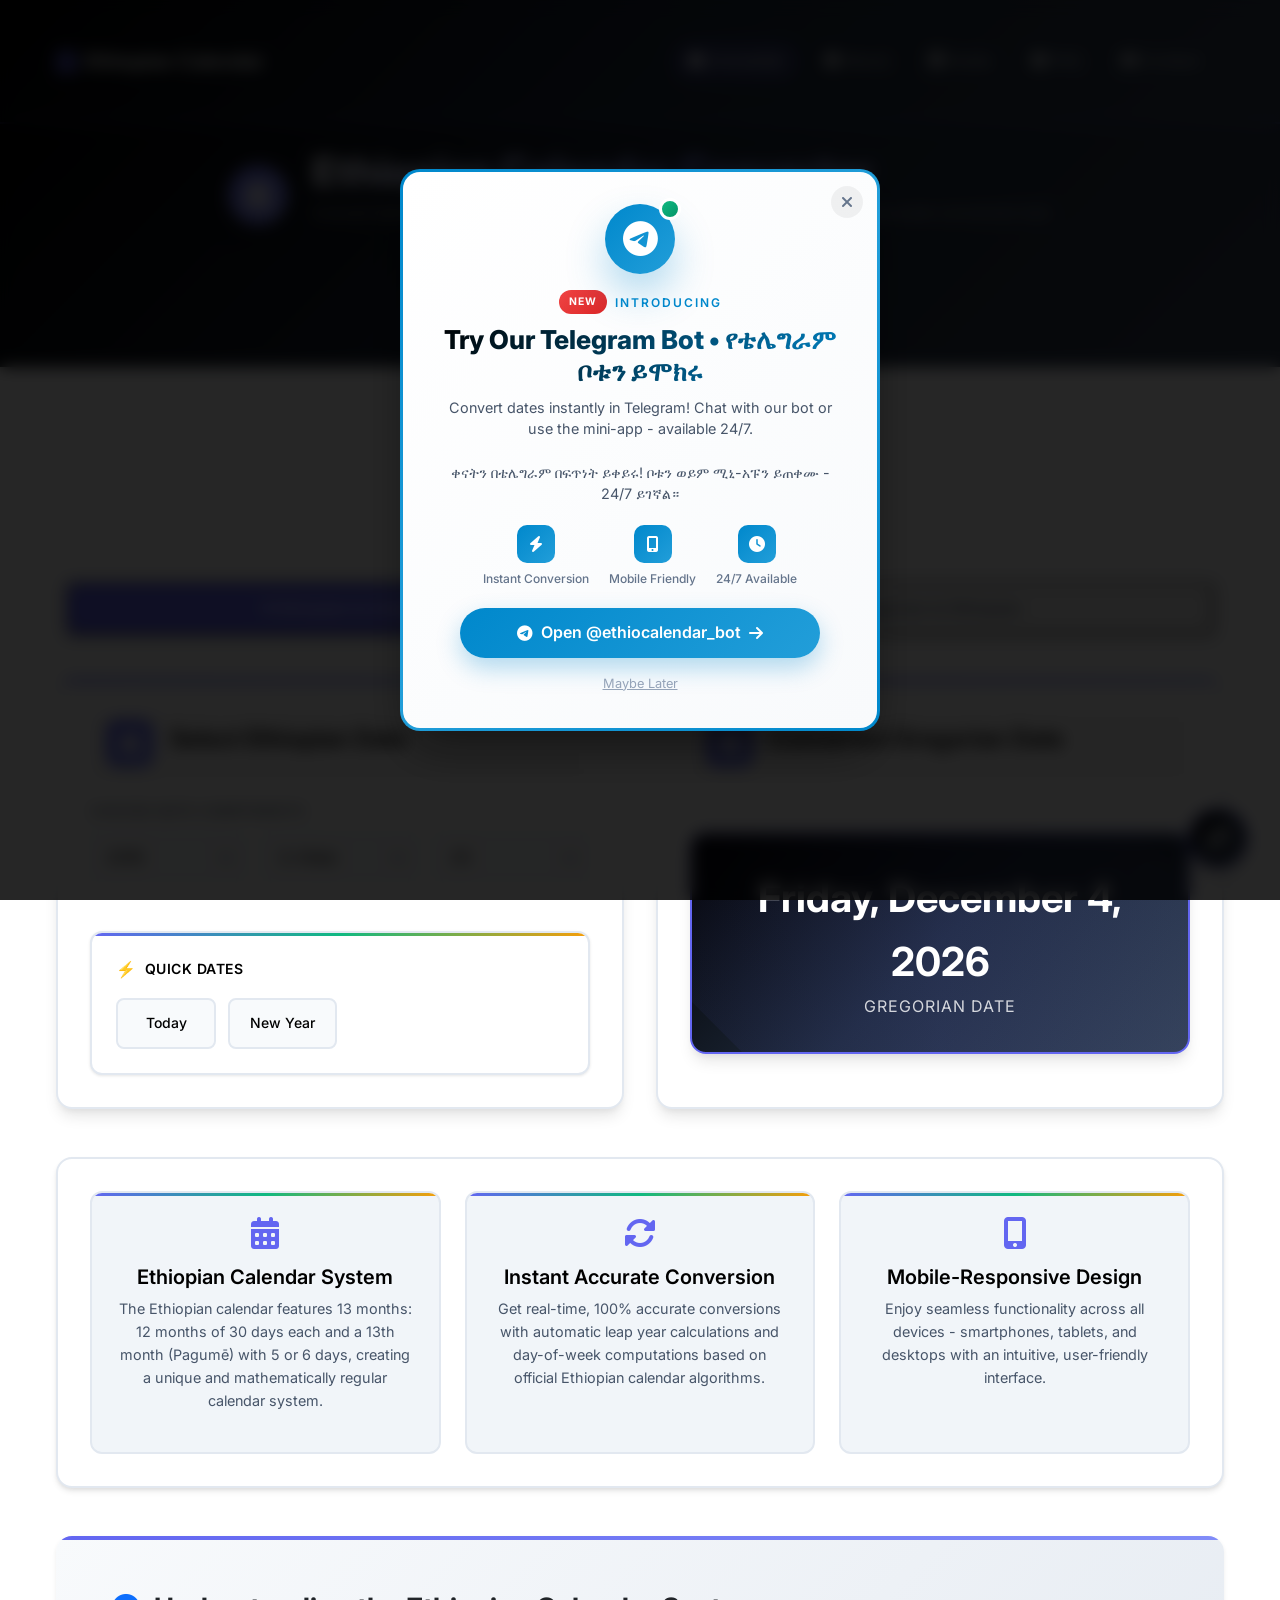
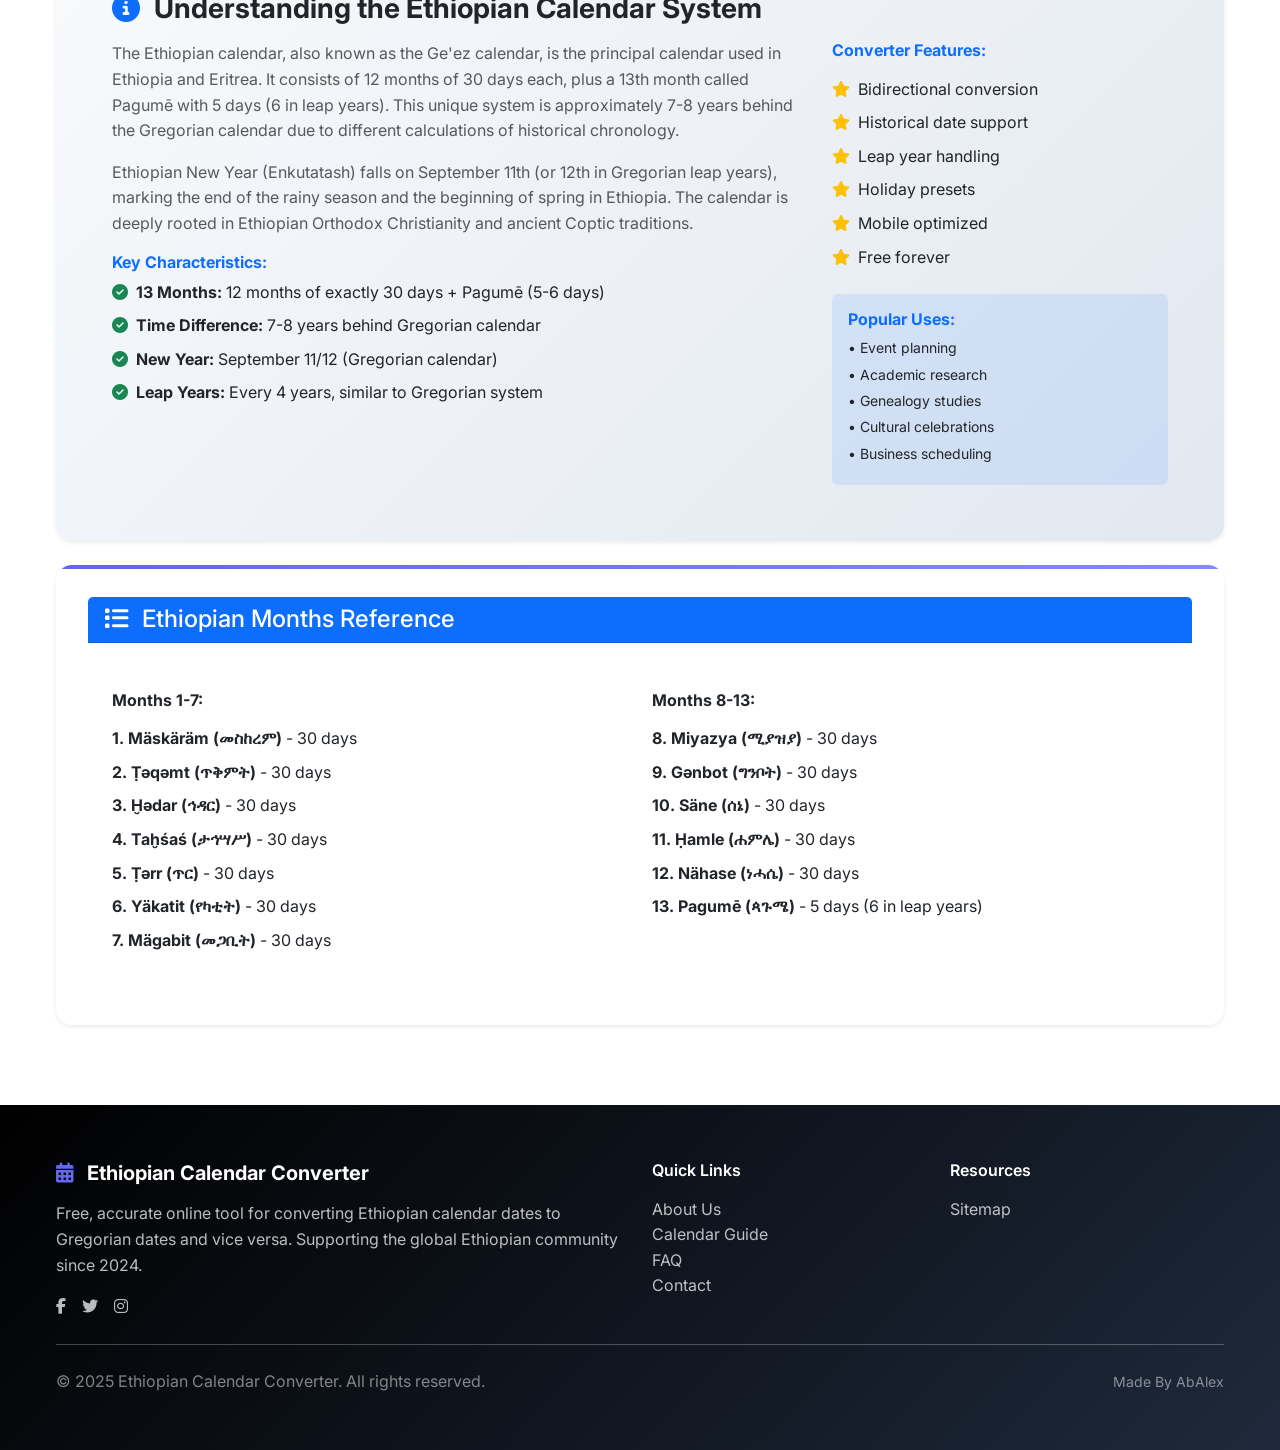
<file: calendar_convertor/index.html>
<!DOCTYPE html>
<html lang="en" prefix="og: http://ogp.me/ns#">
<head>
    <meta charset="UTF-8">
    <meta name="viewport" content="width=device-width, initial-scale=1.0">
    <title>Ethiopian Calendar Converter - Free Online Date Conversion Tool 2026</title>
    
    <meta name="description" content="Free Ethiopian Calendar Converter tool. Convert Ethiopian dates to Gregorian and vice versa instantly. Supports all 13 Ethiopian months, leap years, and historical dates. 100% accurate conversion.">
    <meta name="keywords" content="Ethiopian calendar converter, Ethiopian to Gregorian date, Gregorian to Ethiopian, Ethiopian calendar 13 months, Ethiopian date converter online, Ge'ez calendar, Ethiopian new year converter, Pagume month">
    <meta name="author" content="Ethiopian Calendar Converter">
    <meta name="robots" content="index, follow, max-image-preview:large, max-snippet:-1, max-video-preview:-1">
    <link rel="canonical" href="https://ethiopiancalender.up.railway.app/">
    
    <meta name="geo.region" content="ET-AA">
    <meta name="geo.placename" content="Ethiopia">
    <meta name="language" content="English">
    <meta name="content-language" content="en">
    
    <meta property="og:site_name" content="Ethiopian Calendar Converter">
    <meta property="og:type" content="website">
    <meta property="og:title" content="Ethiopian Calendar Converter - Free Online Date Conversion Tool">
    <meta property="og:description" content="Convert between Ethiopian and Gregorian calendars instantly. Supports 13 months, leap years, and historical dates. 100% accurate conversion algorithm.">
    <meta property="og:url" content="https://ethiopiancalender.up.railway.app/">
    <meta property="og:image" content="https://ethiopiancalender.up.railway.app/images/ethiopian-calendar-og.jpg">
    <meta property="og:locale" content="en_US">
    
    <meta name="twitter:card" content="summary_large_image">
    <meta name="twitter:title" content="Ethiopian Calendar Converter - Free Date Conversion">
    <meta name="twitter:description" content="Convert Ethiopian dates to Gregorian and vice versa. Supports 13 months and leap years.">
    <meta name="twitter:image" content="https://ethiopiancalender.up.railway.app/images/ethiopian-calendar-twitter.jpg">
    <!-- Search Engine Verification -->
    <meta name="google-site-verification" content="Npo4WJzxHBlAmNN4MKZSqR2tJ63Kqq06nM9rvLguT8o">
    <meta name="msvalidate.01" content="E6A6EA55713349EF2F90EAAA36C9F965" />
    
    <link rel="icon" type="image/x-icon" href="static/css/img/favicon.png">
    <link rel="apple-touch-icon" sizes="180x180" href="static/css/img/favicon.png">
    <meta name="theme-color" content="#6366f1">
    
    <link rel="preconnect" href="https://fonts.googleapis.com">
    <link rel="preconnect" href="https://fonts.gstatic.com" crossorigin>

    
    
    <link href="https://cdn.jsdelivr.net/npm/bootstrap@5.3.2/dist/css/bootstrap.min.css" rel="stylesheet">
    <link href="https://cdnjs.cloudflare.com/ajax/libs/font-awesome/6.4.0/css/all.min.css" rel="stylesheet">
    <link href="https://fonts.googleapis.com/css2?family=Inter:wght@300;400;500;600;700;800&display=swap" rel="stylesheet">
    <link rel="stylesheet" href="static/css/styles.css">
    
    <script type="application/ld+json">
    {
        "@context": "https://schema.org",
        "@type": "WebApplication",
        "name": "Ethiopian Calendar Converter",
        "description": "Free online tool to convert Ethiopian calendar dates to Gregorian dates and vice versa.",
        "url": "https://ethiopiancalender.up.railway.app/",
        "applicationCategory": "Utility",
        "operatingSystem": "Any",
        "offers": {
            "@type": "Offer",
            "price": "0",
            "priceCurrency": "USD"
        }
    }
    </script>
</head>
<body>
    <a class="visually-hidden-focusable" href="#main-content">Skip to main content</a>
<!-- Telegram Bot Announcement Modal -->
<div class="telegram-announcement-overlay" id="telegramAnnouncement">
    <div class="telegram-announcement-modal">
        <button class="telegram-modal-close" id="closeTelegramAnnouncement" aria-label="Close announcement">
            <i class="fas fa-times"></i>
        </button>
        
        <div class="telegram-modal-content">
            <div class="telegram-modal-icon">
                <i class="fab fa-telegram"></i>
            </div>
            
            <div class="telegram-modal-badge">
                <span class="badge-new">NEW</span>
                <span class="badge-text">INTRODUCING</span>
            </div>
            
            <h2 class="telegram-modal-title">Try Our Telegram Bot • የቴሌግራም ቦቱን ይሞክሩ</h2>           
            <p class="telegram-modal-description">
                Convert dates instantly in Telegram! Chat with our bot or use the mini-app - available 24/7.
                <br><br>
                ቀናትን በቴሌግራም በፍጥነት ይቀይሩ! ቦቱን ወይም ሚኒ-አፑን ይጠቀሙ - 24/7 ይገኛል።
            </p>    
            <div class="telegram-modal-features">
                <div class="feature-item">
                    <i class="fas fa-bolt"></i>
                    <span>Instant Conversion</span>
                </div>
                <div class="feature-item">
                    <i class="fas fa-mobile-alt"></i>
                    <span>Mobile Friendly</span>
                </div>
                <div class="feature-item">
                    <i class="fas fa-clock"></i>
                    <span>24/7 Available</span>
                </div>
            </div>
            
            <a href="https://t.me/ethiocalendar_bot" target="_blank" rel="noopener noreferrer" class="telegram-modal-button">
                <i class="fab fa-telegram me-2"></i>
                Open @ethiocalendar_bot
                <i class="fas fa-arrow-right ms-2"></i>
            </a>
            
            <button class="telegram-modal-dismiss" id="dismissTelegramAnnouncement">
                Maybe Later
            </button>
        </div>
    </div>
</div>
    <nav class="navbar navbar-expand-lg navbar-dark" style="background: linear-gradient(135deg, #000000 0%, #1e293b 50%, #334155 100%); backdrop-filter: blur(10px); border-bottom: 2px solid rgba(99, 102, 241, 0.3);" role="navigation" aria-label="Main navigation">
        <div class="container">
            <a class="navbar-brand fw-bold d-flex align-items-center" href="/" style="color: #ffffff;" aria-label="Ethiopian Calendar Converter Home">
                <i class="fas fa-calendar-alt me-2" style="color: #6366f1; font-size: 1.5rem;" aria-hidden="true"></i>
                Ethiopian Calendar
            </a>
            <button class="navbar-toggler border-0" type="button" data-bs-toggle="collapse" data-bs-target="#navbarNav" aria-controls="navbarNav" aria-expanded="false" aria-label="Toggle navigation" style="box-shadow: none;">
                <span class="navbar-toggler-icon"></span>
            </button>
            <div class="collapse navbar-collapse" id="navbarNav">
                <ul class="navbar-nav ms-auto">
                    <li class="nav-item">
                        <a class="nav-link active px-3 rounded-pill me-2" href="index.html" style="background: rgba(99, 102, 241, 0.2); color: #ffffff !important;" aria-current="page">
                            <i class="fas fa-home me-1" aria-hidden="true"></i>Converter
                        </a>
                    </li>
                    <li class="nav-item">
                        <a class="nav-link px-3 rounded-pill me-2" href="about.html" style="transition: all 0.3s ease; color: rgba(255,255,255,0.8);" onmouseover="this.style.background='rgba(99, 102, 241, 0.1)'; this.style.color='#ffffff'" onmouseout="this.style.background='transparent'; this.style.color='rgba(255,255,255,0.8)'">
                            <i class="fas fa-info-circle me-1" aria-hidden="true"></i>About
                        </a>
                    </li>
                    <li class="nav-item">
                        <a class="nav-link px-3 rounded-pill me-2" href="calendar-guide.html" style="transition: all 0.3s ease; color: rgba(255,255,255,0.8);" onmouseover="this.style.background='rgba(99, 102, 241, 0.1)'; this.style.color='#ffffff'" onmouseout="this.style.background='transparent'; this.style.color='rgba(255,255,255,0.8)'">
                            <i class="fas fa-book me-1" aria-hidden="true"></i>Guide
                        </a>
                    </li>
                    <li class="nav-item">
                        <a class="nav-link px-3 rounded-pill me-2" href="faq.html" style="transition: all 0.3s ease; color: rgba(255,255,255,0.8);" onmouseover="this.style.background='rgba(99, 102, 241, 0.1)'; this.style.color='#ffffff'" onmouseout="this.style.background='transparent'; this.style.color='rgba(255,255,255,0.8)'">
                            <i class="fas fa-question-circle me-1" aria-hidden="true"></i>FAQ
                        </a>
                    </li>
                    <li class="nav-item">
                        <a class="nav-link px-3 rounded-pill me-2" href="contact.html" style="transition: all 0.3s ease; color: rgba(255,255,255,0.8);" onmouseover="this.style.background='rgba(99, 102, 241, 0.1)'; this.style.color='#ffffff'" onmouseout="this.style.background='transparent'; this.style.color='rgba(255,255,255,0.8)'">
                            <i class="fas fa-envelope me-1" aria-hidden="true"></i>Contact
                        </a>
                    </li>
                </ul>
            </div>
        </div>
    </nav>

    <header class="main-header" role="banner">
        <div class="header-container">
            <div class="header-content">
                <div class="header-icon" aria-hidden="true">
                    <i class="fas fa-calendar-alt"></i>
                </div>
                <div class="header-text">
                    <h1 class="header-title">Ethiopian Calendar Converter</h1>
                    <p class="header-subtitle">Convert between Ethiopian and Gregorian calendars instantly with our free, accurate conversion tool.</p>
                </div>
            </div>
            <div class="header-stats" aria-label="Ethiopian calendar statistics">
                <div class="stat-item">
                    <div class="stat-number">13</div>
                    <div class="stat-label">Months</div>
                </div>
                <div class="stat-divider"></div>
                <div class="stat-item">
                    <div class="stat-number">365</div>
                    <div class="stat-label">Days</div>
                </div>
                <div class="stat-divider"></div>
                <div class="stat-item">
                    <div class="stat-number">7-8</div>
                    <div class="stat-label">Year Gap</div>
                </div>
            </div>
        </div>
    </header>
<!-- Try Version 2 Button -->
<div class="container my-4">
    <div class="row justify-content-center">
        <div class="col-12 col-md-8 col-lg-6">
            <div class="text-center">
                <a href="indexs.html" class="btn btn-lg px-5 py-3 fw-bold text-uppercase" 
                   style="background: linear-gradient(135deg, #ff6b6b 0%, #ee5a52 50%, #d63447 100%); 
                          border: none; 
                          color: white; 
                          border-radius: 50px; 
                          box-shadow: 0 8px 25px rgba(214, 52, 71, 0.4);
                          font-size: 1.2rem;
                          letter-spacing: 1px;
                          transition: all 0.3s ease;
                          text-decoration: none;
                          display: inline-block;
                          position: relative;
                          overflow: hidden;"
                   onmouseover="this.style.transform='translateY(-3px)'; this.style.boxShadow='0 12px 35px rgba(214, 52, 71, 0.5)'"
                   onmouseout="this.style.transform='translateY(0)'; this.style.boxShadow='0 8px 25px rgba(214, 52, 71, 0.4)'"
                   aria-label="Try the new version 2 of the Ethiopian Calendar Converter">
                    <i class="fas fa-rocket me-2" aria-hidden="true"></i>
                    Try Version 2
                    <span class="badge bg-warning text-dark ms-2 pulse">NEW!</span>
                </a>
            </div>
        </div>
    </div>
</div>
    <main class="container" id="main-content" role="main">
        <section class="calendar-mode-toggle" aria-label="Conversion direction selector" role="tablist">
            <button class="toggle-option active" data-mode="eth-to-greg" role="tab" aria-selected="true" aria-controls="converter-panel">
                <i class="fas fa-arrow-right" aria-hidden="true"></i> Ethiopian to Gregorian
            </button>
            <button class="toggle-option" data-mode="greg-to-eth" role="tab" aria-selected="false" aria-controls="converter-panel">
                <i class="fas fa-arrow-left" aria-hidden="true"></i> Gregorian to Ethiopian
            </button>
        </section>

        <section class="converter-container" id="converter-panel" role="tabpanel" aria-labelledby="conversion-heading">
            <h2 id="conversion-heading" class="visually-hidden">Date Conversion Tool</h2>
            
            <article class="card" id="input-card">
                <header class="card-header">
                    <div class="card-icon" aria-hidden="true">
                        <i class="fas fa-calendar-plus"></i>
                    </div>
                    <h3 class="card-title">Select Ethiopian Date</h3>
                </header>
                <div class="form-group">
                    <label class="form-label" for="input-year">Choose Date Components</label>
                    <div class="form-row" role="group" aria-labelledby="date-inputs">
                        <div class="input-group">
                            <label for="input-year" class="visually-hidden">Year</label>
                            <select class="form-select" id="input-year" aria-label="Select year">
                                <option value="">Year</option>
                            </select>
                            <i class="fas fa-chevron-down input-icon" aria-hidden="true"></i>
                        </div>
                        <div class="input-group">
                            <label for="input-month" class="visually-hidden">Month</label>
                            <select class="form-select" id="input-month" aria-label="Select month">
                                <option value="">Month</option>
                            </select>
                            <i class="fas fa-chevron-down input-icon" aria-hidden="true"></i>
                        </div>
                        <div class="input-group">
                            <label for="input-day" class="visually-hidden">Day</label>
                            <select class="form-select" id="input-day" aria-label="Select day">
                                <option value="">Day</option>
                            </select>
                            <i class="fas fa-chevron-down input-icon" aria-hidden="true"></i>
                        </div>
                    </div>
                </div>
                <div class="error-message" id="error-message" role="alert" aria-live="polite"></div>
            </article>

            <article class="card" id="output-card">
                <header class="card-header">
                    <div class="card-icon" aria-hidden="true">
                        <i class="fas fa-calendar-check"></i>
                    </div>
                    <h3 class="card-title">Converted Gregorian Date</h3>
                </header>
                <div id="result-container" aria-live="polite">
                    <div class="result-card" id="result" style="display: none;">
                        <time class="result-date" id="result-date"></time>
                        <div class="result-label" id="result-label">Gregorian Date</div>
                    </div>
                </div>
            </article>
        </section>

        <section class="info-panel" aria-label="Ethiopian calendar information">
            <h2 class="visually-hidden">Key Features and Information</h2>
            <div class="info-grid">
                <article class="info-item">
                    <i class="fas fa-calendar-alt" aria-hidden="true"></i>
                    <h3>Ethiopian Calendar System</h3>
                    <p>The Ethiopian calendar features 13 months: 12 months of 30 days each and a 13th month (Pagumē) with 5 or 6 days, creating a unique and mathematically regular calendar system.</p>
                </article>
                <article class="info-item">
                    <i class="fas fa-sync-alt" aria-hidden="true"></i>
                    <h3>Instant Accurate Conversion</h3>
                    <p>Get real-time, 100% accurate conversions with automatic leap year calculations and day-of-week computations based on official Ethiopian calendar algorithms.</p>
                </article>
                <article class="info-item">
                    <i class="fas fa-mobile-alt" aria-hidden="true"></i>
                    <h3>Mobile-Responsive Design</h3>
                    <p>Enjoy seamless functionality across all devices - smartphones, tablets, and desktops with an intuitive, user-friendly interface.</p>
                </article>
            </div>
        </section>

        <section class="row mt-5" aria-label="About Ethiopian calendar">
            <div class="col-md-12">
                <div class="card border-0 shadow-sm" style="background: linear-gradient(135deg, #f8fafc 0%, #e2e8f0 100%);">
                    <div class="card-body p-4">
                        <h2 class="h3 mb-3 text-dark fw-bold">
                            <i class="fas fa-info-circle text-primary me-2" aria-hidden="true"></i>
                            Understanding the Ethiopian Calendar System
                        </h2>
                        <div class="row">
                            <div class="col-md-8">
                                <p class="text-muted mb-3">The Ethiopian calendar, also known as the Ge'ez calendar, is the principal calendar used in Ethiopia and Eritrea. It consists of 12 months of 30 days each, plus a 13th month called Pagumē with 5 days (6 in leap years). This unique system is approximately 7-8 years behind the Gregorian calendar due to different calculations of historical chronology.</p>
                                
                                <p class="text-muted mb-3">Ethiopian New Year (Enkutatash) falls on September 11th (or 12th in Gregorian leap years), marking the end of the rainy season and the beginning of spring in Ethiopia. The calendar is deeply rooted in Ethiopian Orthodox Christianity and ancient Coptic traditions.</p>

                                <h4 class="h6 fw-bold text-primary mb-2">Key Characteristics:</h4>
                                <ul class="list-unstyled mb-3">
                                    <li class="mb-2"><i class="fas fa-check-circle text-success me-2" aria-hidden="true"></i><strong>13 Months:</strong> 12 months of exactly 30 days + Pagumē (5-6 days)</li>
                                    <li class="mb-2"><i class="fas fa-check-circle text-success me-2" aria-hidden="true"></i><strong>Time Difference:</strong> 7-8 years behind Gregorian calendar</li>
                                    <li class="mb-2"><i class="fas fa-check-circle text-success me-2" aria-hidden="true"></i><strong>New Year:</strong> September 11/12 (Gregorian calendar)</li>
                                    <li class="mb-2"><i class="fas fa-check-circle text-success me-2" aria-hidden="true"></i><strong>Leap Years:</strong> Every 4 years, similar to Gregorian system</li>
                                </ul>
                            </div>
                            <div class="col-md-4">
                                <h4 class="h6 fw-bold text-primary mb-3">Converter Features:</h4>
                                <ul class="list-unstyled mb-4">
                                    <li class="mb-2"><i class="fas fa-star text-warning me-2" aria-hidden="true"></i>Bidirectional conversion</li>
                                    <li class="mb-2"><i class="fas fa-star text-warning me-2" aria-hidden="true"></i>Historical date support</li>
                                    <li class="mb-2"><i class="fas fa-star text-warning me-2" aria-hidden="true"></i>Leap year handling</li>
                                    <li class="mb-2"><i class="fas fa-star text-warning me-2" aria-hidden="true"></i>Holiday presets</li>
                                    <li class="mb-2"><i class="fas fa-star text-warning me-2" aria-hidden="true"></i>Mobile optimized</li>
                                    <li class="mb-2"><i class="fas fa-star text-warning me-2" aria-hidden="true"></i>Free forever</li>
                                </ul>

                                <div class="bg-primary bg-opacity-10 p-3 rounded">
                                    <h5 class="h6 fw-bold text-primary mb-2">Popular Uses:</h5>
                                    <ul class="list-unstyled small mb-0">
                                        <li class="mb-1">• Event planning</li>
                                        <li class="mb-1">• Academic research</li>
                                        <li class="mb-1">• Genealogy studies</li>
                                        <li class="mb-1">• Cultural celebrations</li>
                                        <li class="mb-1">• Business scheduling</li>
                                    </ul>
                                </div>
                            </div>
                        </div>
                    </div>
                </div>
            </div>
        </section>

        <section class="row mt-4" aria-label="Ethiopian months reference">
            <div class="col-md-12">
                <div class="card border-0 shadow-sm">
                    <div class="card-header bg-primary text-white">
                        <h2 class="h4 mb-0">
                            <i class="fas fa-list me-2" aria-hidden="true"></i>
                            Ethiopian Months Reference
                        </h2>
                    </div>
                    <div class="card-body p-4">
                        <div class="row">
                            <div class="col-md-6">
                                <h3 class="h6 fw-bold mb-3">Months 1-7:</h3>
                                <ul class="list-unstyled">
                                    <li class="mb-2"><strong>1. Mäskäräm (መስከረም)</strong> - 30 days</li>
                                    <li class="mb-2"><strong>2. Ṭəqəmt (ጥቅምት)</strong> - 30 days</li>
                                    <li class="mb-2"><strong>3. Ḫədar (ኅዳር)</strong> - 30 days</li>
                                    <li class="mb-2"><strong>4. Taḫśaś (ታኅሣሥ)</strong> - 30 days</li>
                                    <li class="mb-2"><strong>5. Ṭərr (ጥር)</strong> - 30 days</li>
                                    <li class="mb-2"><strong>6. Yäkatit (የካቲት)</strong> - 30 days</li>
                                    <li class="mb-2"><strong>7. Mägabit (መጋቢት)</strong> - 30 days</li>
                                </ul>
                            </div>
                            <div class="col-md-6">
                                <h3 class="h6 fw-bold mb-3">Months 8-13:</h3>
                                <ul class="list-unstyled">
                                    <li class="mb-2"><strong>8. Miyazya (ሚያዝያ)</strong> - 30 days</li>
                                    <li class="mb-2"><strong>9. Gənbot (ግንቦት)</strong> - 30 days</li>
                                    <li class="mb-2"><strong>10. Säne (ሰኔ)</strong> - 30 days</li>
                                    <li class="mb-2"><strong>11. Ḥamle (ሐምሌ)</strong> - 30 days</li>
                                    <li class="mb-2"><strong>12. Nähase (ነሓሴ)</strong> - 30 days</li>
                                    <li class="mb-2"><strong>13. Pagumē (ጳጉሜ)</strong> - 5 days (6 in leap years)</li>
                                </ul>
                            </div>
                        </div>
                    </div>
                </div>
            </div>
        </section>
    </main>

    <button class="swap-button" id="swap-mode" title="Switch conversion direction" aria-label="Switch between Ethiopian to Gregorian and Gregorian to Ethiopian conversion">
        <i class="fas fa-exchange-alt" aria-hidden="true"></i>
    </button>
<footer class="mt-5 py-4" style="background: linear-gradient(135deg, #000000 0%, #1e293b 100%); color: #ffffff;" role="contentinfo">
    <div class="container">
        <div class="row">
            <div class="col-md-6">
                <h3 class="h5 fw-bold mb-3">
                    <i class="fas fa-calendar-alt me-2" style="color: #6366f1;" aria-hidden="true"></i>
                    Ethiopian Calendar Converter
                </h3>
                <p class="text-light opacity-75 mb-3">Free, accurate online tool for converting Ethiopian calendar dates to Gregorian dates and vice versa. Supporting the global Ethiopian community since 2024.</p>
                <div class="d-flex gap-3">
                    <a href="https://facebook.com/EthiopianCalendarConverter" class="text-light opacity-75" aria-label="Facebook page" title="Follow us on Facebook">
                        <i class="fab fa-facebook-f" aria-hidden="true"></i>
                    </a>
                    <a href="https://twitter.com/EthiopianCalConv" class="text-light opacity-75" aria-label="Twitter profile" title="Follow us on Twitter">
                        <i class="fab fa-twitter" aria-hidden="true"></i>
                    </a>
                    <a href="https://instagram.com/ethiopian_calendar" class="text-light opacity-75" aria-label="Instagram profile" title="Follow us on Instagram">
                        <i class="fab fa-instagram" aria-hidden="true"></i>
                    </a>
                </div>
            </div>

            <div class="col-md-3">
                <h4 class="h6 fw-semibold mb-3">Quick Links</h4>
                <ul class="list-unstyled">
                    <li><a href="about.html" class="text-light opacity-75 text-decoration-none">About Us</a></li>
                    <li><a href="calendar-guide.html" class="text-light opacity-75 text-decoration-none">Calendar Guide</a></li>
                    <li><a href="faq.html" class="text-light opacity-75 text-decoration-none">FAQ</a></li>
                    <li><a href="contact.html" class="text-light opacity-75 text-decoration-none">Contact</a></li>
                </ul>
            </div>

            <div class="col-md-3">
                <h4 class="h6 fw-semibold mb-3">Resources</h4>
                <ul class="list-unstyled">
                    <li><a href="sitemap.xml" class="text-light opacity-75 text-decoration-none">Sitemap</a></li>
                </ul>
            </div>
        </div>

        <hr class="my-4 opacity-25">

        <div class="row align-items-center">
            <div class="col-md-6">
                <p class="mb-0 text-light opacity-50">&copy; 2025 Ethiopian Calendar Converter. All rights reserved.</p>
            </div>
            <div class="col-md-6 text-md-end">
                <small class="text-light opacity-50">Made By AbAlex</small>
            </div>
        </div>
    </div>
</footer>

    <!-- Scripts -->
    <script src="https://cdn.jsdelivr.net/npm/bootstrap@5.3.2/dist/js/bootstrap.bundle.min.js" integrity="sha384-C6RzsynM9kWDrMNeT87bh95OGNyZPhcTNXj1NW7RuBCsyN/o0jlpcV8Qyq46cDfL" crossorigin="anonymous"></script>
    <script src="static/js/script.js"></script>

<script>
    // Telegram Announcement Modal Functionality
(function() {
    const announcement = document.getElementById('telegramAnnouncement');
    const closeButton = document.getElementById('closeTelegramAnnouncement');
    const dismissButton = document.getElementById('dismissTelegramAnnouncement');
    const ANNOUNCEMENT_STORAGE_KEY = 'telegramAnnouncementDismissed';

    // Check if announcement was permanently dismissed (close button was clicked)
    // if (localStorage.getItem(ANNOUNCEMENT_STORAGE_KEY) === 'true') {
    //     announcement.style.display = 'none';
    //     return;
    // }

    function closeAnnouncementPermanently() {
        announcement.classList.add('hidden');
        localStorage.setItem(ANNOUNCEMENT_STORAGE_KEY, 'true');
        
        // Remove from DOM after animation
        setTimeout(function() {
            announcement.style.display = 'none';
        }, 300);
    }

    function closeAnnouncementTemporarily() {
        announcement.classList.add('hidden');
        
        // Remove from DOM after animation (but don't save to localStorage)
        setTimeout(function() {
            announcement.style.display = 'none';
        }, 300);
    }

    closeButton.addEventListener('click', closeAnnouncementPermanently);
    
    dismissButton.addEventListener('click', closeAnnouncementTemporarily);
    
    announcement.addEventListener('click', function(e) {
        if (e.target === announcement) {
            closeAnnouncementTemporarily();
        }
    });
    
    document.addEventListener('keydown', function(e) {
        if (e.key === 'Escape' && announcement.style.display !== 'none') {
            closeAnnouncementTemporarily();
        }
    });
})();
</script>


<!-- Google tag (gtag.js) -->
<script async src="https://www.googletagmanager.com/gtag/js?id=G-XL9FGWS21S"></script>
<script>
  window.dataLayer = window.dataLayer || [];
  function gtag(){dataLayer.push(arguments);}
  gtag('js', new Date());

  gtag('config', 'G-XL9FGWS21S');
</script>
</body>
</html>
</file>
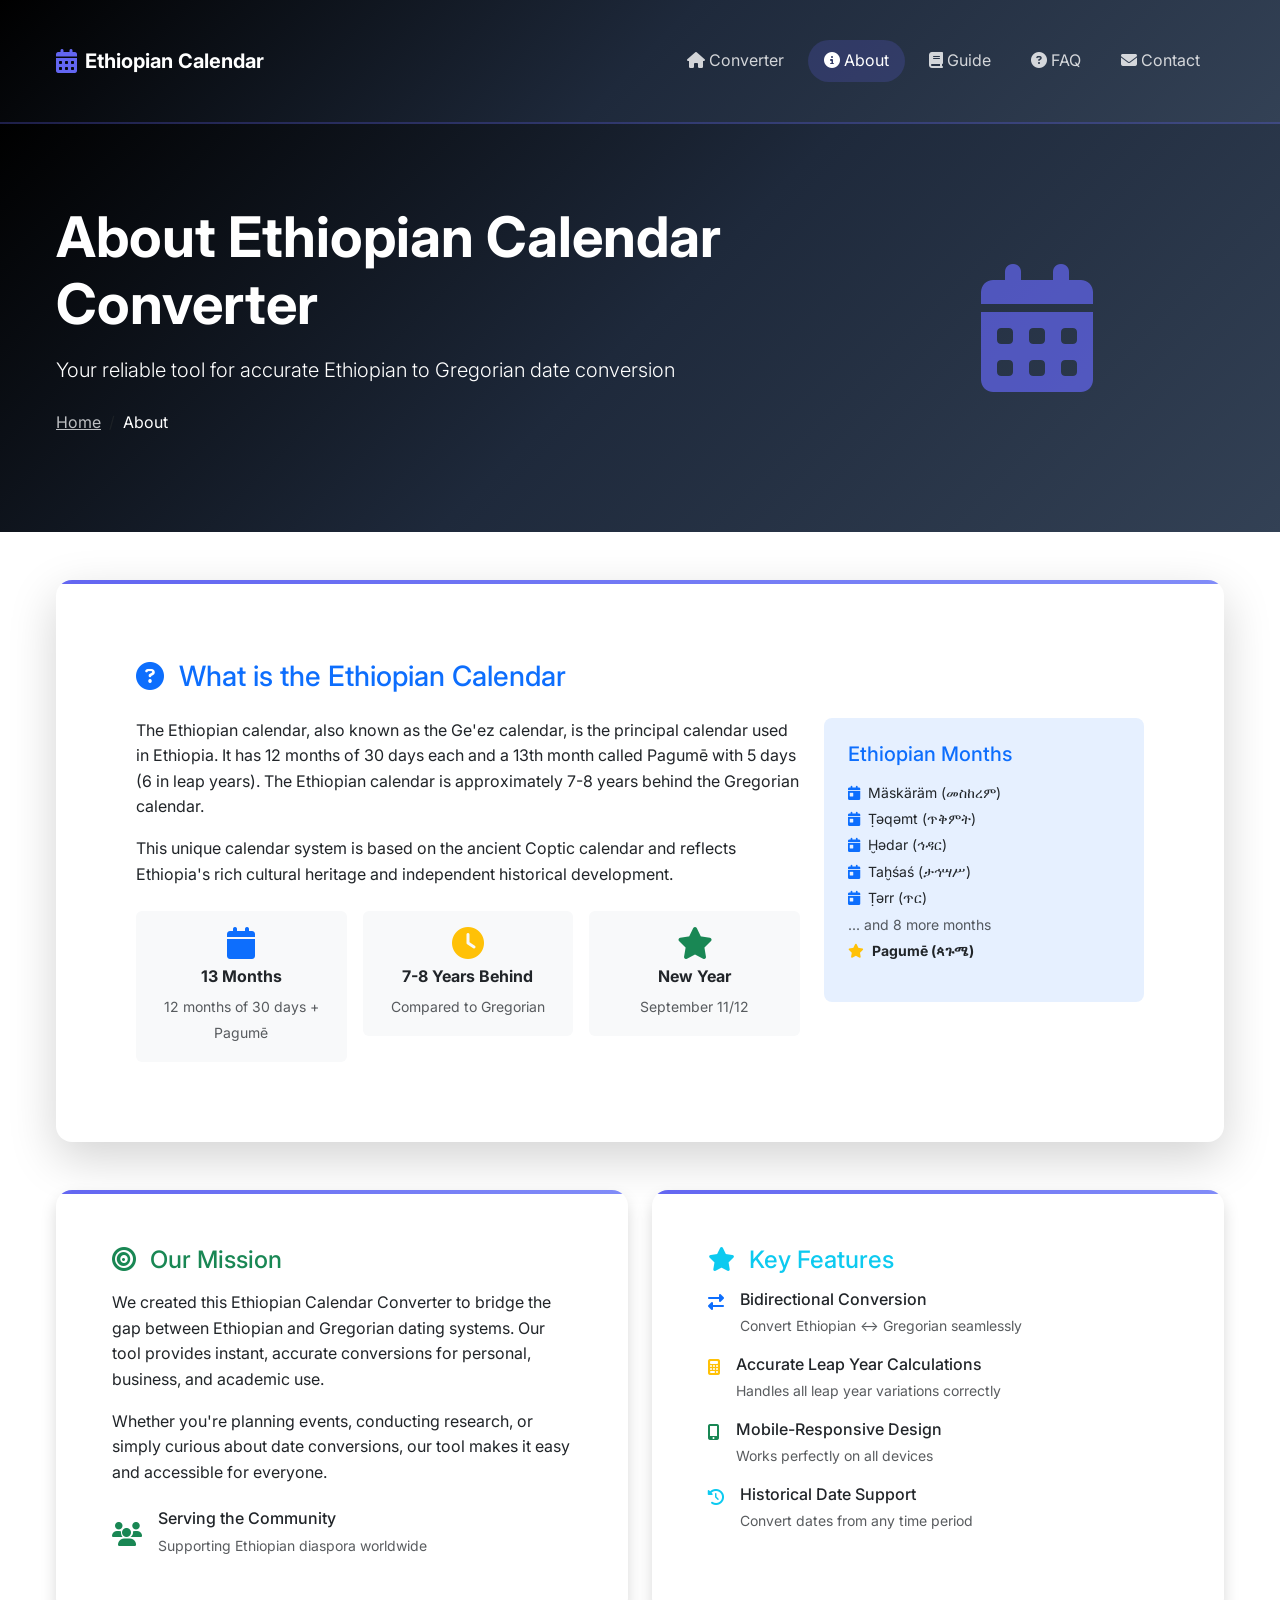
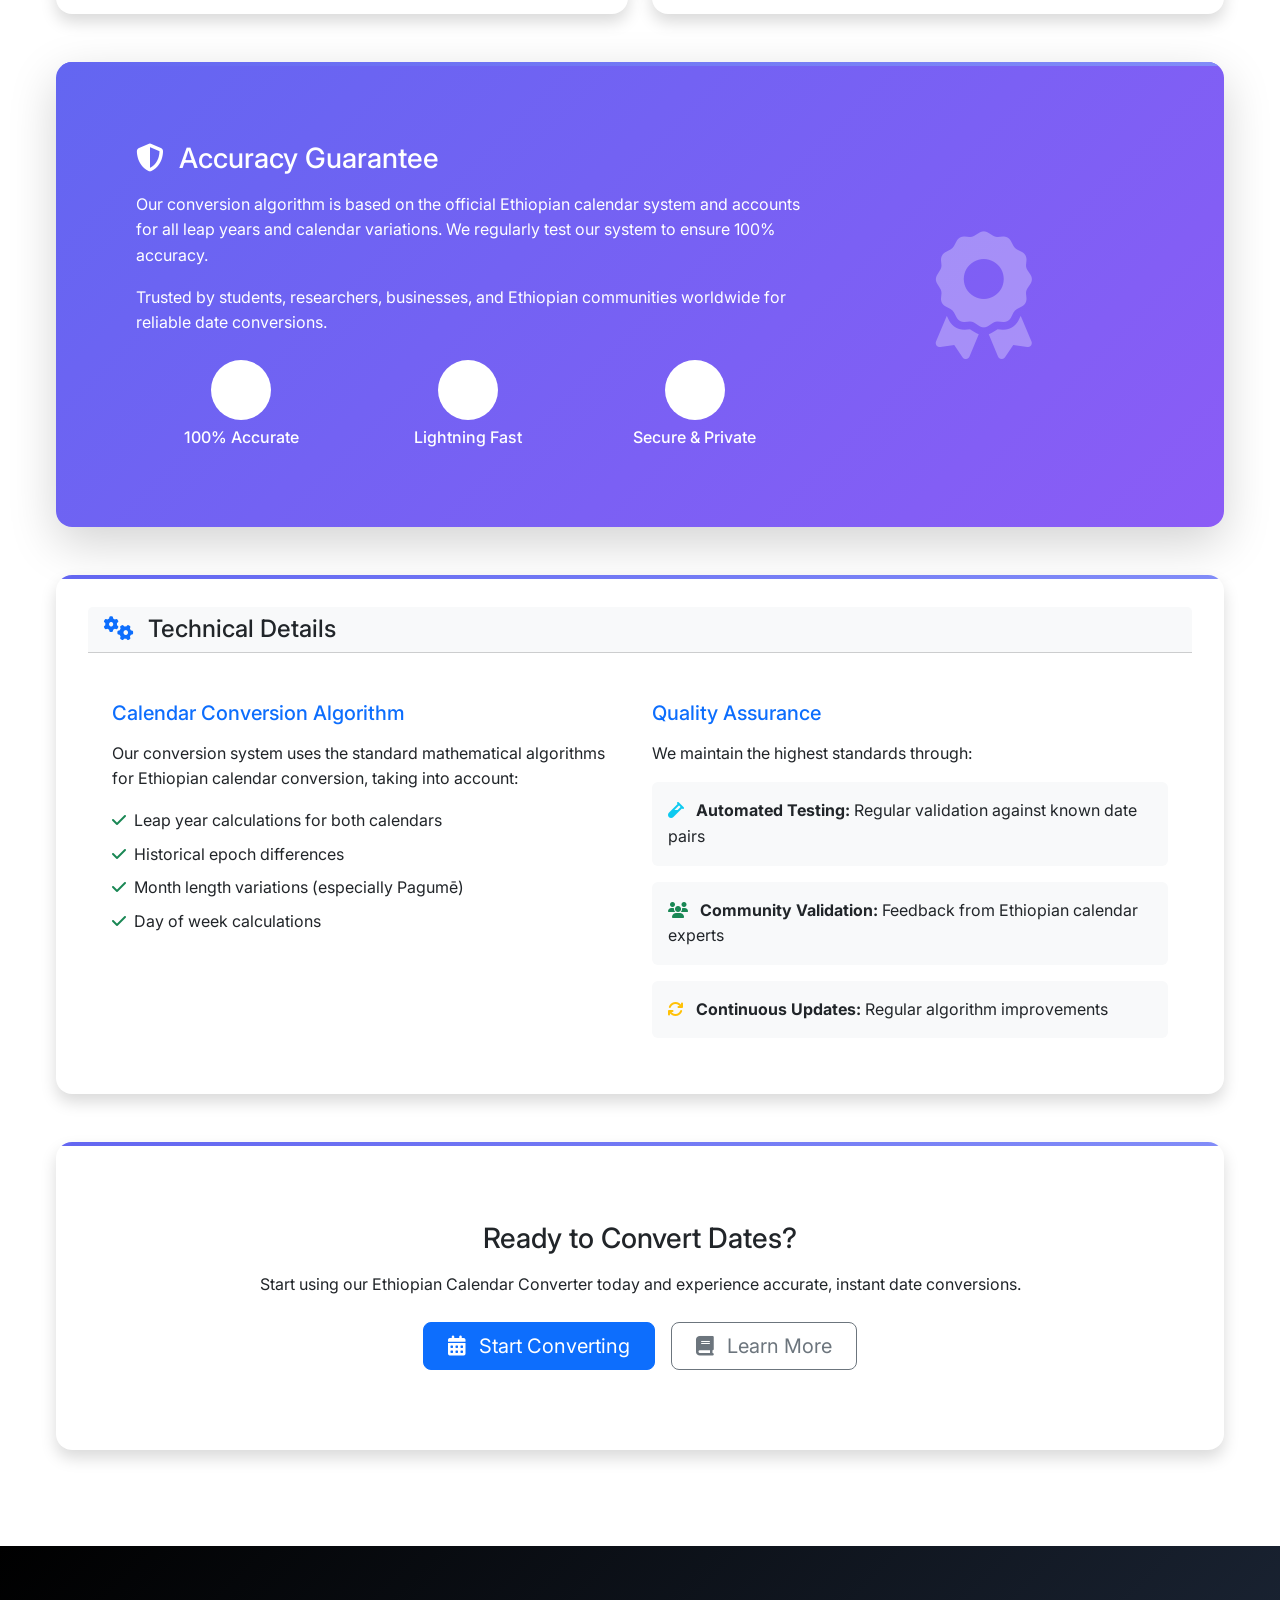
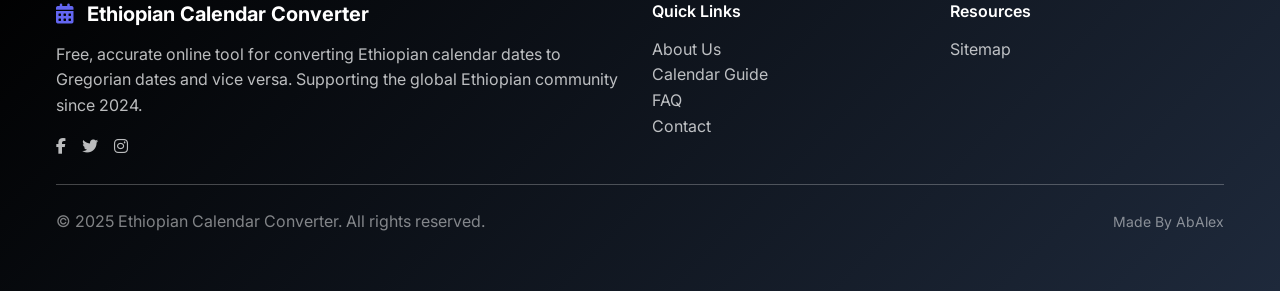
<file: calendar_convertor/about.html>
<!DOCTYPE html>
<html lang="en">
<head>
    <meta charset="UTF-8">
    <meta name="viewport" content="width=device-width, initial-scale=1.0">
    <title>About - Ethiopian Calendar Converter | History & Features</title>
    
    <meta name="description" content="Learn about the Ethiopian Calendar Converter tool, Ethiopian calendar history, and how our accurate date conversion system works. Discover the unique 13-month calendar system.">
    <meta name="keywords" content="Ethiopian calendar history, calendar converter about, Ethiopian date system, 13 months calendar, Ge'ez calendar, Ethiopian calendar converter tool">
    <meta name="author" content="Ethiopian Calendar Converter">
    <meta name="robots" content="index, follow">
    <link rel="canonical" href="https://ethiopiancalender.up.railway.app/about">
    
    <meta property="og:site_name" content="Ethiopian Calendar Converter">
    <meta property="og:type" content="article">
    <meta property="og:title" content="About Ethiopian Calendar Converter - History & Features">
    <meta property="og:description" content="Learn about the Ethiopian Calendar Converter tool, Ethiopian calendar history, and how our accurate date conversion system works.">
    <meta property="og:url" content="https://ethiopiancalender.up.railway.app/about">
    <meta property="og:image" content="https://ethiopiancalender.up.railway.app/images/ethiopian-calendar-about.jpg">
    
    <meta name="twitter:card" content="summary_large_image">
    <meta name="twitter:title" content="About Ethiopian Calendar Converter - History & Features">
    <meta name="twitter:description" content="Learn about the Ethiopian Calendar Converter tool and Ethiopian calendar history.">
    <meta name="twitter:image" content="https://ethiopiancalender.up.railway.app/images/ethiopian-calendar-twitter-about.jpg">
    
    <link rel="icon" type="image/x-icon" href="static/css/img/favicon.png">
    <meta name="theme-color" content="#6366f1">
    
    <link href="https://cdn.jsdelivr.net/npm/bootstrap@5.3.2/dist/css/bootstrap.min.css" rel="stylesheet">
    <link href="https://cdnjs.cloudflare.com/ajax/libs/font-awesome/6.4.0/css/all.min.css" rel="stylesheet">
    <link href="https://fonts.googleapis.com/css2?family=Inter:wght@300;400;500;600;700;800&display=swap" rel="stylesheet">
    <link rel="stylesheet" href="static/css/styles.css">
    
    <script type="application/ld+json">
    {
        "@context": "https://schema.org",
        "@type": "WebPage",
        "name": "About Ethiopian Calendar Converter",
        "description": "Learn about the Ethiopian Calendar Converter tool, its history, and how the system works.",
        "url": "https://ethiopiancalender.up.railway.app/about",
        "isPartOf": {
            "@type": "WebSite",
            "name": "Ethiopian Calendar Converter",
            "url": "https://ethiopiancalender.up.railway.app/"
        },
        "breadcrumb": {
            "@type": "BreadcrumbList",
            "itemListElement": [
                {
                    "@type": "ListItem",
                    "position": 1,
                    "name": "Home",
                    "item": "https://ethiopiancalender.up.railway.app/"
                },
                {
                    "@type": "ListItem",
                    "position": 2,
                    "name": "About",
                    "item": "https://ethiopiancalender.up.railway.app/about"
                }
            ]
        }
    }
    </script>
</head>
<body>
    <nav class="navbar navbar-expand-lg navbar-dark" style="background: linear-gradient(135deg, #000000 0%, #1e293b 50%, #334155 100%); backdrop-filter: blur(10px); border-bottom: 2px solid rgba(99, 102, 241, 0.3);">
        <div class="container">
            <a class="navbar-brand fw-bold d-flex align-items-center" href="index.html" style="color: #ffffff;">
                <i class="fas fa-calendar-alt me-2" style="color: #6366f1; font-size: 1.5rem;"></i>
                Ethiopian Calendar
            </a>
            <button class="navbar-toggler border-0" type="button" data-bs-toggle="collapse" data-bs-target="#navbarNav">
                <span class="navbar-toggler-icon"></span>
            </button>
            <div class="collapse navbar-collapse" id="navbarNav">
                <ul class="navbar-nav ms-auto">
                    <li class="nav-item">
                        <a class="nav-link px-3 rounded-pill me-2" href="index.html" style="transition: all 0.3s ease; color: rgba(255,255,255,0.8);" onmouseover="this.style.background='rgba(99, 102, 241, 0.1)'; this.style.color='#ffffff'" onmouseout="this.style.background='transparent'; this.style.color='rgba(255,255,255,0.8)'">
                            <i class="fas fa-home me-1"></i>Converter
                        </a>
                    </li>
                    <li class="nav-item">
                        <a class="nav-link active px-3 rounded-pill me-2" href="about.html" style="background: rgba(99, 102, 241, 0.2); color: #ffffff !important;">
                            <i class="fas fa-info-circle me-1"></i>About
                        </a>
                    </li>
                    <li class="nav-item">
                        <a class="nav-link px-3 rounded-pill me-2" href="calendar-guide.html" style="transition: all 0.3s ease; color: rgba(255,255,255,0.8);" onmouseover="this.style.background='rgba(99, 102, 241, 0.1)'; this.style.color='#ffffff'" onmouseout="this.style.background='transparent'; this.style.color='rgba(255,255,255,0.8)'">
                            <i class="fas fa-book me-1"></i>Guide
                        </a>
                    </li>
                    <li class="nav-item">
                        <a class="nav-link px-3 rounded-pill me-2" href="faq.html" style="transition: all 0.3s ease; color: rgba(255,255,255,0.8);" onmouseover="this.style.background='rgba(99, 102, 241, 0.1)'; this.style.color='#ffffff'" onmouseout="this.style.background='transparent'; this.style.color='rgba(255,255,255,0.8)'">
                            <i class="fas fa-question-circle me-1"></i>FAQ
                        </a>
                    </li>
                    <li class="nav-item">
                        <a class="nav-link px-3 rounded-pill me-2" href="contact.html" style="transition: all 0.3s ease; color: rgba(255,255,255,0.8);" onmouseover="this.style.background='rgba(99, 102, 241, 0.1)'; this.style.color='#ffffff'" onmouseout="this.style.background='transparent'; this.style.color='rgba(255,255,255,0.8)'">
                            <i class="fas fa-envelope me-1"></i>Contact
                        </a>
                    </li>
                </ul>
            </div>
        </div>
    </nav>

    <header class="py-5" style="background: linear-gradient(135deg, #000000 0%, #1e293b 50%, #334155 100%); color: white;">
        <div class="container">
            <div class="row align-items-center">
                <div class="col-lg-8">
                    <h1 class="display-4 fw-bold mb-3">About Ethiopian Calendar Converter</h1>
                    <p class="lead mb-4">Your reliable tool for accurate Ethiopian to Gregorian date conversion</p>
                    <nav aria-label="breadcrumb">
                        <ol class="breadcrumb">
                            <li class="breadcrumb-item"><a href="index.html" class="text-light opacity-75">Home</a></li>
                            <li class="breadcrumb-item active text-white" aria-current="page">About</li>
                        </ol>
                    </nav>
                </div>
                <div class="col-lg-4 text-center">
                    <i class="fas fa-calendar-alt" style="font-size: 8rem; color: #6366f1; opacity: 0.7;"></i>
                </div>
            </div>
        </div>
    </header>

    <main class="container py-5">
        <section class="row mb-5">
            <div class="col-lg-12">
                <div class="card border-0 shadow-lg h-100">
                    <div class="card-body p-5">
                        <h2 class="h3 mb-4 text-primary">
                            <i class="fas fa-question-circle me-2"></i>
                            What is the Ethiopian Calendar</h2>
                       <div class="row">
                           <div class="col-md-8">
                               <p class="mb-3">The Ethiopian calendar, also known as the Ge'ez calendar, is the principal calendar used in Ethiopia. It has 12 months of 30 days each and a 13th month called Pagumē with 5 days (6 in leap years). The Ethiopian calendar is approximately 7-8 years behind the Gregorian calendar.</p>
                               <p class="mb-4">This unique calendar system is based on the ancient Coptic calendar and reflects Ethiopia's rich cultural heritage and independent historical development.</p>
                               <div class="row g-3">
                                   <div class="col-sm-4">
                                       <div class="text-center p-3 bg-light rounded">
                                           <i class="fas fa-calendar text-primary fs-2 mb-2"></i>
                                           <h6 class="fw-bold">13 Months</h6>
                                           <small class="text-muted">12 months of 30 days + Pagumē</small>
                                       </div>
                                   </div>
                                   <div class="col-sm-4">
                                       <div class="text-center p-3 bg-light rounded">
                                           <i class="fas fa-clock text-warning fs-2 mb-2"></i>
                                           <h6 class="fw-bold">7-8 Years Behind</h6>
                                           <small class="text-muted">Compared to Gregorian</small>
                                       </div>
                                   </div>
                                   <div class="col-sm-4">
                                       <div class="text-center p-3 bg-light rounded">
                                           <i class="fas fa-star text-success fs-2 mb-2"></i>
                                           <h6 class="fw-bold">New Year</h6>
                                           <small class="text-muted">September 11/12</small>
                                       </div>
                                   </div>
                               </div>
                           </div>
                           <div class="col-md-4">
                               <div class="bg-primary bg-opacity-10 p-4 rounded-3">
                                   <h5 class="text-primary mb-3">Ethiopian Months</h5>
                                   <ul class="list-unstyled small">
                                       <li class="mb-1"><i class="fas fa-calendar-day text-primary me-2"></i>Mäskäräm (መስከረም)</li>
                                       <li class="mb-1"><i class="fas fa-calendar-day text-primary me-2"></i>Ṭəqəmt (ጥቅምት)</li>
                                       <li class="mb-1"><i class="fas fa-calendar-day text-primary me-2"></i>Ḫədar (ኅዳር)</li>
                                       <li class="mb-1"><i class="fas fa-calendar-day text-primary me-2"></i>Taḫśaś (ታኅሣሥ)</li>
                                       <li class="mb-1"><i class="fas fa-calendar-day text-primary me-2"></i>Ṭərr (ጥር)</li>
                                       <li class="mb-1 text-muted">... and 8 more months</li>
                                       <li><i class="fas fa-star text-warning me-2"></i><strong>Pagumē (ጳጉሜ)</strong></li>
                                   </ul>
                               </div>
                           </div>
                       </div>
                   </div>
               </div>
           </div>
       </section>

       <section class="row mb-5">
           <div class="col-lg-6">
               <div class="card border-0 shadow h-100">
                   <div class="card-body p-4">
                       <h2 class="h4 mb-3 text-success">
                           <i class="fas fa-bullseye me-2"></i>
                           Our Mission
                       </h2>
                       <p class="mb-3">We created this Ethiopian Calendar Converter to bridge the gap between Ethiopian and Gregorian dating systems. Our tool provides instant, accurate conversions for personal, business, and academic use.</p>
                       <p class="mb-4">Whether you're planning events, conducting research, or simply curious about date conversions, our tool makes it easy and accessible for everyone.</p>
                       <div class="d-flex align-items-center">
                           <i class="fas fa-users text-success fs-4 me-3"></i>
                           <div>
                               <h6 class="mb-1">Serving the Community</h6>
                               <small class="text-muted">Supporting Ethiopian diaspora worldwide</small>
                           </div>
                       </div>
                   </div>
               </div>
           </div>
           <div class="col-lg-6">
               <div class="card border-0 shadow h-100">
                   <div class="card-body p-4">
                       <h2 class="h4 mb-3 text-info">
                           <i class="fas fa-star me-2"></i>
                           Key Features
                       </h2>
                       <div class="row g-3">
                           <div class="col-12">
                               <div class="d-flex align-items-start">
                                   <i class="fas fa-exchange-alt text-primary me-3 mt-1"></i>
                                   <div>
                                       <h6 class="mb-1">Bidirectional Conversion</h6>
                                       <small class="text-muted">Convert Ethiopian ↔ Gregorian seamlessly</small>
                                   </div>
                               </div>
                           </div>
                           <div class="col-12">
                               <div class="d-flex align-items-start">
                                   <i class="fas fa-calculator text-warning me-3 mt-1"></i>
                                   <div>
                                       <h6 class="mb-1">Accurate Leap Year Calculations</h6>
                                       <small class="text-muted">Handles all leap year variations correctly</small>
                                   </div>
                               </div>
                           </div>
                           <div class="col-12">
                               <div class="d-flex align-items-start">
                                   <i class="fas fa-mobile-alt text-success me-3 mt-1"></i>
                                   <div>
                                       <h6 class="mb-1">Mobile-Responsive Design</h6>
                                       <small class="text-muted">Works perfectly on all devices</small>
                                   </div>
                               </div>
                           </div>
                           <div class="col-12">
                               <div class="d-flex align-items-start">
                                   <i class="fas fa-history text-info me-3 mt-1"></i>
                                   <div>
                                       <h6 class="mb-1">Historical Date Support</h6>
                                       <small class="text-muted">Convert dates from any time period</small>
                                   </div>
                               </div>
                           </div>
                       </div>
                   </div>
               </div>
           </div>
       </section>

       <section class="row mb-5">
           <div class="col-lg-12">
               <div class="card border-0 shadow-lg" style="background: linear-gradient(135deg, #6366f1 0%, #8b5cf6 100%); color: white;">
                   <div class="card-body p-5">
                       <div class="row align-items-center">
                           <div class="col-lg-8">
                               <h2 class="h3 mb-3">
                                   <i class="fas fa-shield-alt me-2"></i>
                                   Accuracy Guarantee
                               </h2>
                               <p class="mb-3">Our conversion algorithm is based on the official Ethiopian calendar system and accounts for all leap years and calendar variations. We regularly test our system to ensure 100% accuracy.</p>
                               <p class="mb-4">Trusted by students, researchers, businesses, and Ethiopian communities worldwide for reliable date conversions.</p>
                               <div class="row g-3">
                                   <div class="col-md-4">
                                       <div class="text-center">
                                           <div class="bg-white bg-opacity-20 rounded-circle d-inline-flex align-items-center justify-content-center" style="width: 60px; height: 60px;">
                                               <i class="fas fa-check-double fs-4"></i>
                                           </div>
                                           <h6 class="mt-2 mb-0">100% Accurate</h6>
                                       </div>
                                   </div>
                                   <div class="col-md-4">
                                       <div class="text-center">
                                           <div class="bg-white bg-opacity-20 rounded-circle d-inline-flex align-items-center justify-content-center" style="width: 60px; height: 60px;">
                                               <i class="fas fa-bolt fs-4"></i>
                                           </div>
                                           <h6 class="mt-2 mb-0">Lightning Fast</h6>
                                       </div>
                                   </div>
                                   <div class="col-md-4">
                                       <div class="text-center">
                                           <div class="bg-white bg-opacity-20 rounded-circle d-inline-flex align-items-center justify-content-center" style="width: 60px; height: 60px;">
                                               <i class="fas fa-lock fs-4"></i>
                                           </div>
                                           <h6 class="mt-2 mb-0">Secure & Private</h6>
                                       </div>
                                   </div>
                               </div>
                           </div>
                           <div class="col-lg-4 text-center">
                               <i class="fas fa-award" style="font-size: 8rem; opacity: 0.3;"></i>
                           </div>
                       </div>
                   </div>
               </div>
           </div>
       </section>

       <section class="row mb-5">
           <div class="col-lg-12">
               <div class="card border-0 shadow">
                   <div class="card-header bg-light">
                       <h2 class="h4 mb-0">
                           <i class="fas fa-cogs me-2 text-primary"></i>
                           Technical Details
                       </h2>
                   </div>
                   <div class="card-body p-4">
                       <div class="row">
                           <div class="col-md-6">
                               <h5 class="text-primary mb-3">Calendar Conversion Algorithm</h5>
                               <p class="mb-3">Our conversion system uses the standard mathematical algorithms for Ethiopian calendar conversion, taking into account:</p>
                               <ul class="list-unstyled">
                                   <li class="mb-2"><i class="fas fa-check text-success me-2"></i>Leap year calculations for both calendars</li>
                                   <li class="mb-2"><i class="fas fa-check text-success me-2"></i>Historical epoch differences</li>
                                   <li class="mb-2"><i class="fas fa-check text-success me-2"></i>Month length variations (especially Pagumē)</li>
                                   <li class="mb-2"><i class="fas fa-check text-success me-2"></i>Day of week calculations</li>
                               </ul>
                           </div>
                           <div class="col-md-6">
                               <h5 class="text-primary mb-3">Quality Assurance</h5>
                               <p class="mb-3">We maintain the highest standards through:</p>
                               <div class="row g-3">
                                   <div class="col-12">
                                       <div class="bg-light p-3 rounded">
                                           <i class="fas fa-vial text-info me-2"></i>
                                           <strong>Automated Testing:</strong> Regular validation against known date pairs
                                       </div>
                                   </div>
                                   <div class="col-12">
                                       <div class="bg-light p-3 rounded">
                                           <i class="fas fa-users text-success me-2"></i>
                                           <strong>Community Validation:</strong> Feedback from Ethiopian calendar experts
                                       </div>
                                   </div>
                                   <div class="col-12">
                                       <div class="bg-light p-3 rounded">
                                           <i class="fas fa-sync text-warning me-2"></i>
                                           <strong>Continuous Updates:</strong> Regular algorithm improvements
                                       </div>
                                   </div>
                               </div>
                           </div>
                       </div>
                   </div>
               </div>
           </div>
       </section>

       <section class="row">
           <div class="col-lg-12">
               <div class="card border-0 shadow text-center">
                   <div class="card-body p-5">
                       <h2 class="h3 mb-3">Ready to Convert Dates?</h2>
                       <p class="mb-4">Start using our Ethiopian Calendar Converter today and experience accurate, instant date conversions.</p>
                       <div class="d-flex gap-3 justify-content-center flex-wrap">
                           <a href="index.html" class="btn btn-primary btn-lg px-4">
                               <i class="fas fa-calendar-alt me-2"></i>
                               Start Converting
                           </a>
                           <a href="calendar-guide.html" class="btn btn-outline-secondary btn-lg px-4">
                               <i class="fas fa-book me-2"></i>
                               Learn More
                           </a>
                       </div>
                   </div>
               </div>
           </div>
       </section>
   </main>
<footer class="mt-5 py-4" style="background: linear-gradient(135deg, #000000 0%, #1e293b 100%); color: #ffffff;" role="contentinfo">
    <div class="container">
        <div class="row">
            <div class="col-md-6">
                <h3 class="h5 fw-bold mb-3">
                    <i class="fas fa-calendar-alt me-2" style="color: #6366f1;" aria-hidden="true"></i>
                    Ethiopian Calendar Converter
                </h3>
                <p class="text-light opacity-75 mb-3">Free, accurate online tool for converting Ethiopian calendar dates to Gregorian dates and vice versa. Supporting the global Ethiopian community since 2024.</p>
                <div class="d-flex gap-3">
                    <a href="https://facebook.com/EthiopianCalendarConverter" class="text-light opacity-75" aria-label="Facebook page" title="Follow us on Facebook">
                        <i class="fab fa-facebook-f" aria-hidden="true"></i>
                    </a>
                    <a href="https://twitter.com/EthiopianCalConv" class="text-light opacity-75" aria-label="Twitter profile" title="Follow us on Twitter">
                        <i class="fab fa-twitter" aria-hidden="true"></i>
                    </a>
                    <a href="https://instagram.com/ethiopian_calendar" class="text-light opacity-75" aria-label="Instagram profile" title="Follow us on Instagram">
                        <i class="fab fa-instagram" aria-hidden="true"></i>
                    </a>
                </div>
            </div>

            <div class="col-md-3">
                <h4 class="h6 fw-semibold mb-3">Quick Links</h4>
                <ul class="list-unstyled">
                    <li><a href="about.html" class="text-light opacity-75 text-decoration-none">About Us</a></li>
                    <li><a href="calendar-guide.html" class="text-light opacity-75 text-decoration-none">Calendar Guide</a></li>
                    <li><a href="faq.html" class="text-light opacity-75 text-decoration-none">FAQ</a></li>
                    <li><a href="contact.html" class="text-light opacity-75 text-decoration-none">Contact</a></li>
                </ul>
            </div>

            <div class="col-md-3">
                <h4 class="h6 fw-semibold mb-3">Resources</h4>
                <ul class="list-unstyled">
                    <li><a href="sitemap.xml" class="text-light opacity-75 text-decoration-none">Sitemap</a></li>
                </ul>
            </div>
        </div>

        <hr class="my-4 opacity-25">

        <div class="row align-items-center">
            <div class="col-md-6">
                <p class="mb-0 text-light opacity-50">&copy; 2025 Ethiopian Calendar Converter. All rights reserved.</p>
            </div>
            <div class="col-md-6 text-md-end">
                <small class="text-light opacity-50">Made By AbAlex</small>
            </div>
        </div>
    </div>
</footer>

   <!-- Bootstrap JS -->
   <script src="https://cdn.jsdelivr.net/npm/bootstrap@5.3.2/dist/js/bootstrap.bundle.min.js"></script>
</body>
</html>
</file>
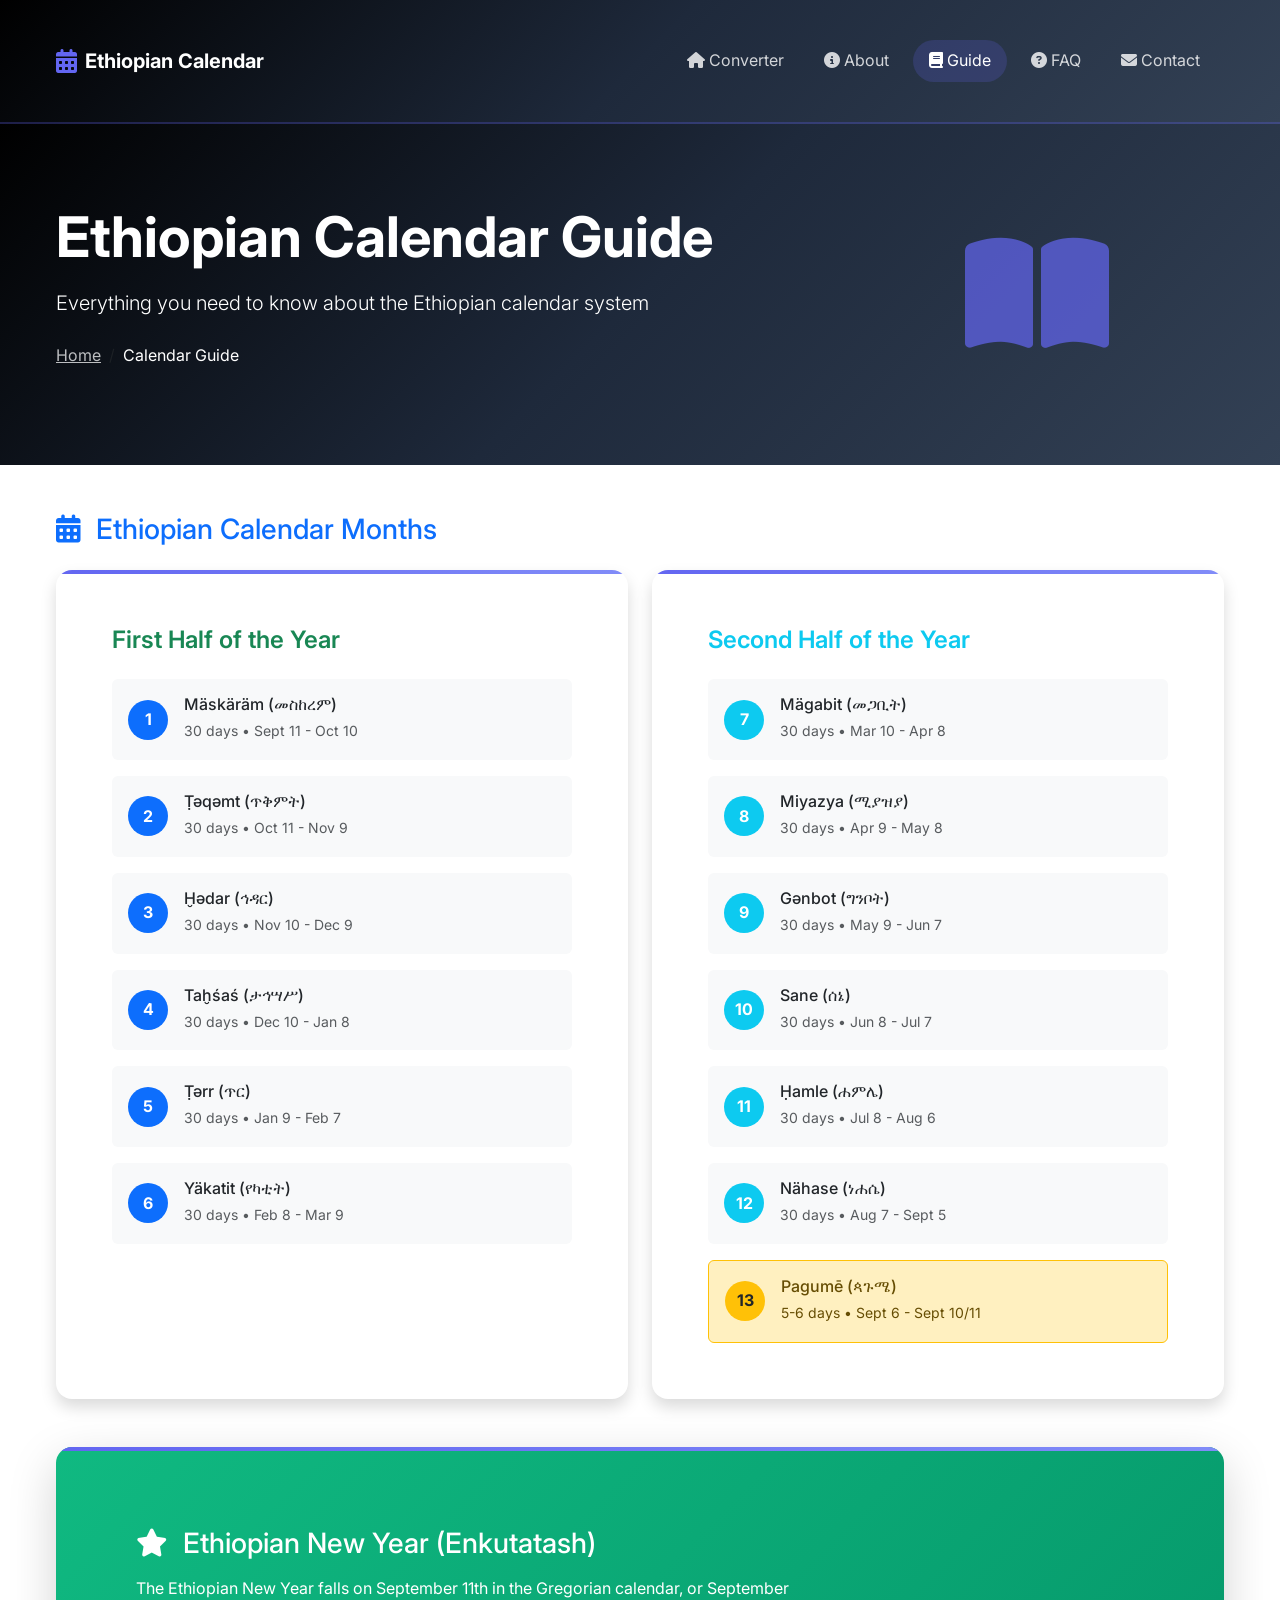
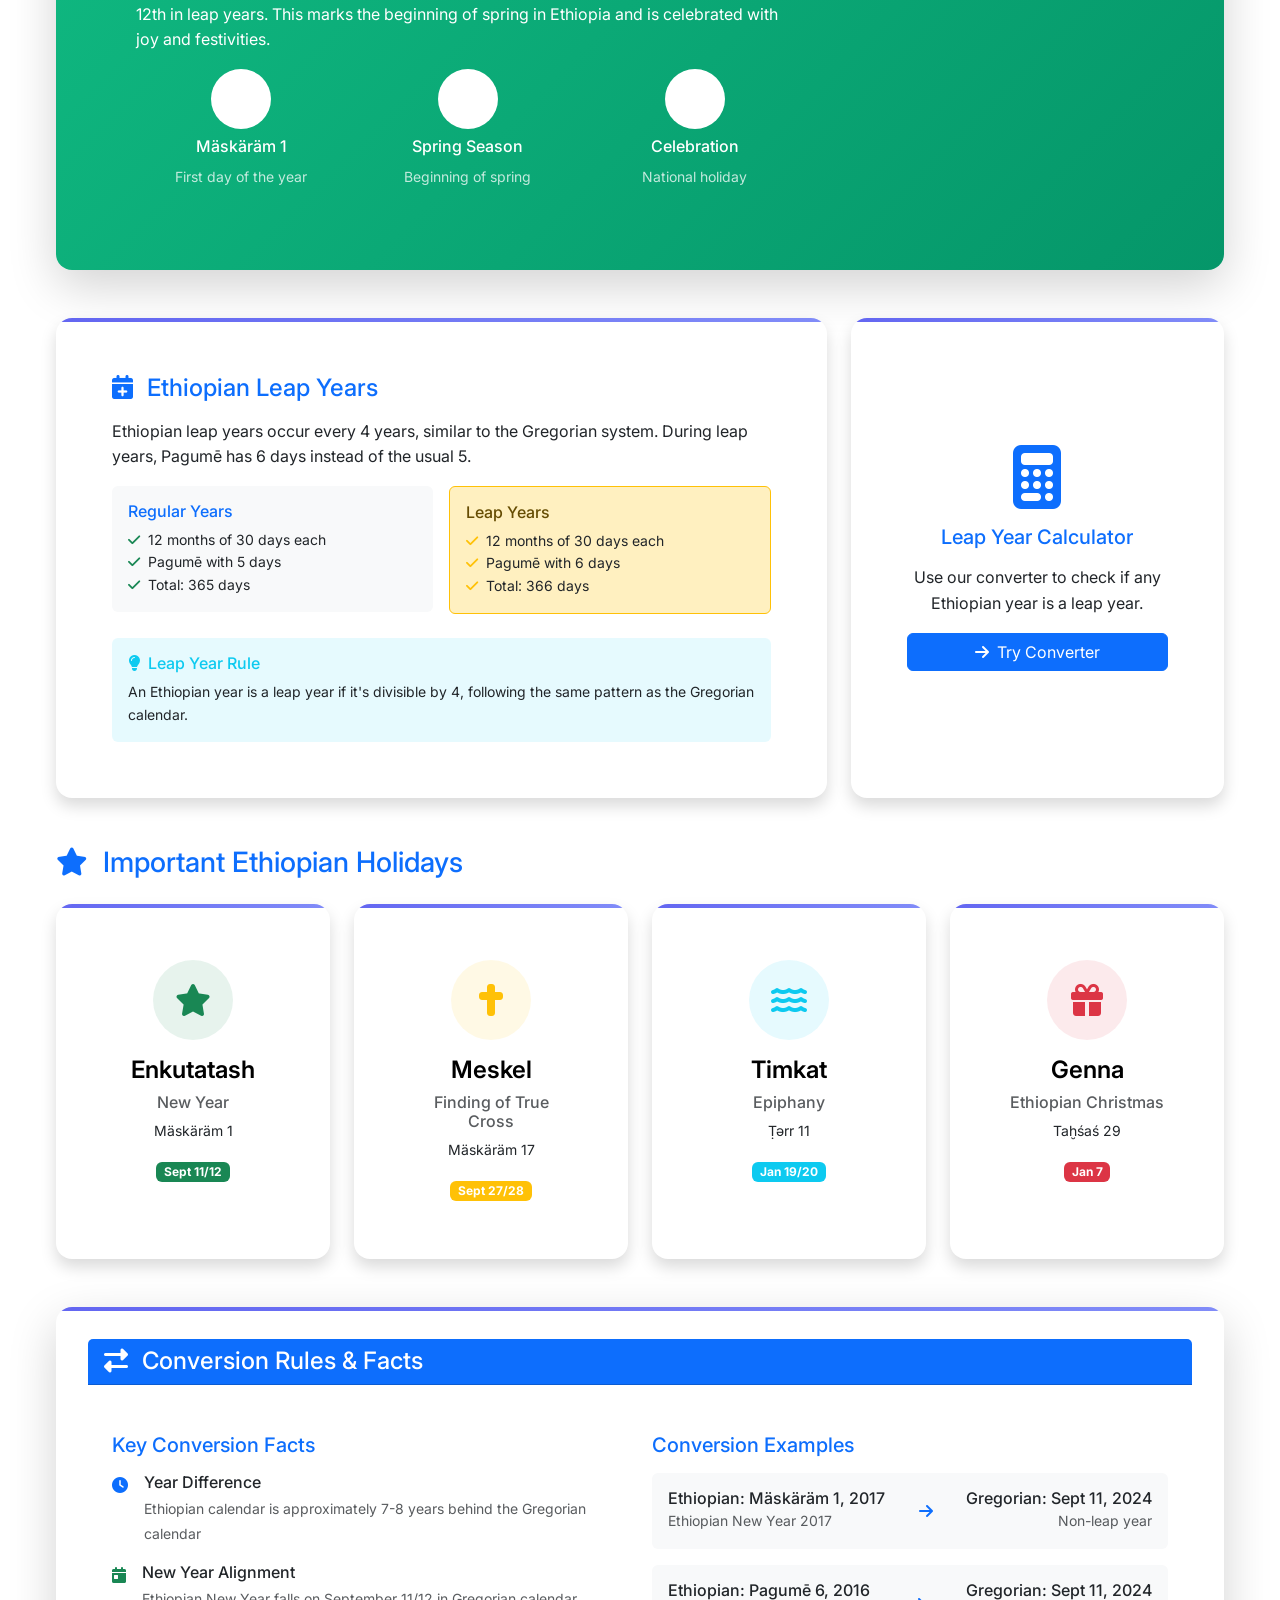
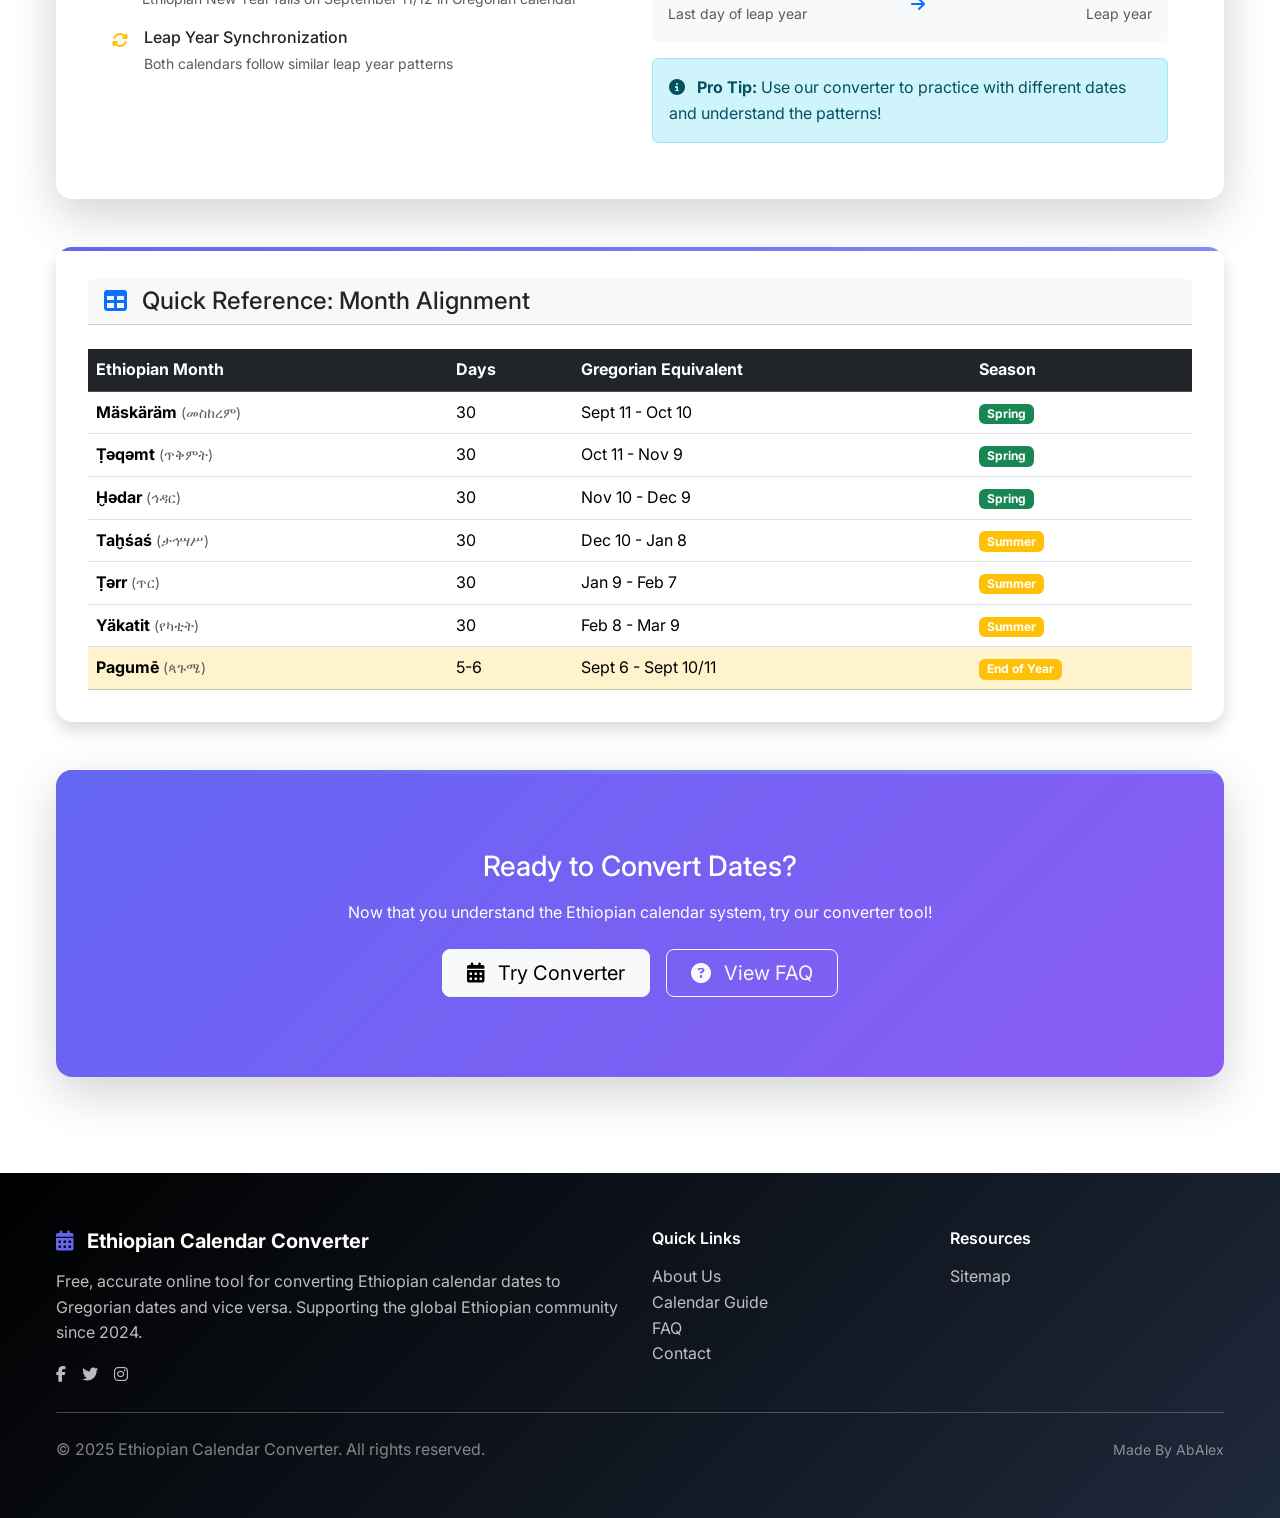
<file: calendar_convertor/calendar-guide.html>
<!DOCTYPE html>
<html lang="en">
<head>
    <meta charset="UTF-8">
    <meta name="viewport" content="width=device-width, initial-scale=1.0">
    <title>Ethiopian Calendar Guide - Ethiopian Calendar Converter</title>
    
    <!-- SEO Meta Tags -->
    <meta name="description" content="Complete guide to the Ethiopian calendar system, its unique structure, 13 months, leap years, and cultural significance. Learn how the Ge'ez calendar works.">
    <meta name="keywords" content="Ethiopian calendar guide, 13 months calendar, Ge'ez calendar system, Ethiopian calendar structure, Pagume month, Ethiopian calendar months">
    <meta name="author" content="Ethiopian Calendar Converter">
    <meta name="robots" content="index, follow">
    <link rel="canonical" href="https://ethiopiancalender.up.railway.app/calendar-guide">
    
    <!-- Open Graph Tags -->
    <meta property="og:site_name" content="Ethiopian Calendar Converter">
    <meta property="og:type" content="article">
    <meta property="og:title" content="Ethiopian Calendar Guide - Complete System Overview">
    <meta property="og:description" content="Educational guide about the Ethiopian calendar system, its unique structure, and cultural significance.">
    <meta property="og:url" content="https://ethiopiancalender.up.railway.app/calendar-guide">
    <meta property="og:image" content="https://ethiopiancalender.up.railway.app/images/calendar-guide.jpg">
    
    <!-- Twitter Card -->
    <meta name="twitter:card" content="summary_large_image">
    <meta name="twitter:title" content="Ethiopian Calendar Guide - System Overview">
    <meta name="twitter:description" content="Complete guide to understanding the Ethiopian 13-month calendar system.">
    <meta name="twitter:image" content="https://ethiopiancalender.up.railway.app/images/ethiopian-calendar-twitter-calendar-guide.jpg">
    
    <!-- Favicon -->
    <link rel="icon" type="image/x-icon" href="static/css/img/favicon.png">
    <meta name="theme-color" content="#6366f1">
    
    <!-- CSS Resources -->
    <link href="https://cdn.jsdelivr.net/npm/bootstrap@5.3.2/dist/css/bootstrap.min.css" rel="stylesheet">
    <link href="https://cdnjs.cloudflare.com/ajax/libs/font-awesome/6.4.0/css/all.min.css" rel="stylesheet">
    <link href="https://fonts.googleapis.com/css2?family=Inter:wght@300;400;500;600;700;800&display=swap" rel="stylesheet">
    <link rel="stylesheet" href="static/css/styles.css">
    
    <!-- Structured Data -->
    <script type="application/ld+json">
    {
        "@context": "https://schema.org",
        "@type": "WebPage",
        "name": "Ethiopian Calendar Guide",
        "description": "Educational guide about the Ethiopian calendar system, its unique structure, and cultural significance.",
        "url": "https://ethiopiancalender.up.railway.app/calendar-guide",
        "isPartOf": {
            "@type": "WebSite",
            "name": "Ethiopian Calendar Converter",
            "url": "https://ethiopiancalender.up.railway.app/"
        },
        "breadcrumb": {
            "@type": "BreadcrumbList",
            "itemListElement": [
                {
                    "@type": "ListItem",
                    "position": 1,
                    "name": "Home",
                    "item": "https://ethiopiancalender.up.railway.app/"
                },
                {
                    "@type": "ListItem",
                    "position": 2,
                    "name": "Calendar Guide",
                    "item": "https://ethiopiancalender.up.railway.app/calendar-guide"
                }
            ]
        }
    }
    </script>
</head>
<body>
    <nav class="navbar navbar-expand-lg navbar-dark" style="background: linear-gradient(135deg, #000000 0%, #1e293b 50%, #334155 100%); backdrop-filter: blur(10px); border-bottom: 2px solid rgba(99, 102, 241, 0.3);">
        <div class="container">
            <a class="navbar-brand fw-bold d-flex align-items-center" href="index.html" style="color: #ffffff;">
                <i class="fas fa-calendar-alt me-2" style="color: #6366f1; font-size: 1.5rem;"></i>
                Ethiopian Calendar
            </a>
            <button class="navbar-toggler border-0" type="button" data-bs-toggle="collapse" data-bs-target="#navbarNav">
                <span class="navbar-toggler-icon"></span>
            </button>
            <div class="collapse navbar-collapse" id="navbarNav">
                <ul class="navbar-nav ms-auto">
                    <li class="nav-item">
                        <a class="nav-link px-3 rounded-pill me-2" href="index.html" style="transition: all 0.3s ease; color: rgba(255,255,255,0.8);" onmouseover="this.style.background='rgba(99, 102, 241, 0.1)'; this.style.color='#ffffff'" onmouseout="this.style.background='transparent'; this.style.color='rgba(255,255,255,0.8)'">
                            <i class="fas fa-home me-1"></i>Converter
                        </a>
                    </li>
                    <li class="nav-item">
                        <a class="nav-link px-3 rounded-pill me-2" href="about.html" style="transition: all 0.3s ease; color: rgba(255,255,255,0.8);" onmouseover="this.style.background='rgba(99, 102, 241, 0.1)'; this.style.color='#ffffff'" onmouseout="this.style.background='transparent'; this.style.color='rgba(255,255,255,0.8)'">
                            <i class="fas fa-info-circle me-1"></i>About
                        </a>
                    </li>
                    <li class="nav-item">
                        <a class="nav-link active px-3 rounded-pill me-2" href="calendar-guide.html" style="background: rgba(99, 102, 241, 0.2); color: #ffffff !important;">
                            <i class="fas fa-book me-1"></i>Guide
                        </a>
                    </li>
                    <li class="nav-item">
                        <a class="nav-link px-3 rounded-pill me-2" href="faq.html" style="transition: all 0.3s ease; color: rgba(255,255,255,0.8);" onmouseover="this.style.background='rgba(99, 102, 241, 0.1)'; this.style.color='#ffffff'" onmouseout="this.style.background='transparent'; this.style.color='rgba(255,255,255,0.8)'">
                            <i class="fas fa-question-circle me-1"></i>FAQ
                        </a>
                    </li>
                    <li class="nav-item">
                        <a class="nav-link px-3 rounded-pill me-2" href="contact.html" style="transition: all 0.3s ease; color: rgba(255,255,255,0.8);" onmouseover="this.style.background='rgba(99, 102, 241, 0.1)'; this.style.color='#ffffff'" onmouseout="this.style.background='transparent'; this.style.color='rgba(255,255,255,0.8)'">
                            <i class="fas fa-envelope me-1"></i>Contact
                        </a>
                    </li>
                </ul>
            </div>
        </div>
    </nav>

    <header class="py-5" style="background: linear-gradient(135deg, #000000 0%, #1e293b 50%, #334155 100%); color: white;">
        <div class="container">
            <div class="row align-items-center">
                <div class="col-lg-8">
                    <h1 class="display-4 fw-bold mb-3">Ethiopian Calendar Guide</h1>
                    <p class="lead mb-4">Everything you need to know about the Ethiopian calendar system</p>
                    <nav aria-label="breadcrumb">
                        <ol class="breadcrumb">
                            <li class="breadcrumb-item"><a href="index.html" class="text-light opacity-75">Home</a></li>
                            <li class="breadcrumb-item active text-white" aria-current="page">Calendar Guide</li>
                        </ol>
                    </nav>
                </div>
                <div class="col-lg-4 text-center">
                    <i class="fas fa-book-open" style="font-size: 8rem; color: #6366f1; opacity: 0.7;"></i>
                </div>
            </div>
        </div>
    </header>

    <main class="container py-5">
        <section class="mb-5">
            <div class="row">
                <div class="col-12">
                    <h2 class="h3 mb-4 text-primary">
                        <i class="fas fa-calendar-alt me-2"></i>
                        Ethiopian Calendar Months
                    </h2>
                </div>
            </div>
            <div class="row g-4">
                <div class="col-lg-6">
                    <div class="card border-0 shadow h-100">
                        <div class="card-body p-4">
                            <h5 class="card-title text-success mb-4">First Half of the Year</h5>
                            <div class="row g-3">
                                <div class="col-12">
                                    <div class="d-flex align-items-center p-3 bg-light rounded">
                                        <div class="bg-primary text-white rounded-circle d-flex align-items-center justify-content-center me-3" style="width: 40px; height: 40px; font-weight: bold;">1</div>
                                        <div>
                                            <h6 class="mb-1">Mäskäräm (መስከረም)</h6>
                                            <small class="text-muted">30 days • Sept 11 - Oct 10</small>
                                        </div>
                                    </div>
                                </div>
                                <div class="col-12">
                                    <div class="d-flex align-items-center p-3 bg-light rounded">
                                        <div class="bg-primary text-white rounded-circle d-flex align-items-center justify-content-center me-3" style="width: 40px; height: 40px; font-weight: bold;">2</div>
                                        <div>
                                            <h6 class="mb-1">Ṭəqəmt (ጥቅምት)</h6>
                                            <small class="text-muted">30 days • Oct 11 - Nov 9</small>
                                        </div>
                                    </div>
                                </div>
                                <div class="col-12">
                                    <div class="d-flex align-items-center p-3 bg-light rounded">
                                        <div class="bg-primary text-white rounded-circle d-flex align-items-center justify-content-center me-3" style="width: 40px; height: 40px; font-weight: bold;">3</div>
                                        <div>
                                            <h6 class="mb-1">Ḫədar (ኅዳር)</h6>
                                            <small class="text-muted">30 days • Nov 10 - Dec 9</small>
                                        </div>
                                    </div>
                                </div>
                                <div class="col-12">
                                    <div class="d-flex align-items-center p-3 bg-light rounded">
                                        <div class="bg-primary text-white rounded-circle d-flex align-items-center justify-content-center me-3" style="width: 40px; height: 40px; font-weight: bold;">4</div>
                                        <div>
                                            <h6 class="mb-1">Taḫśaś (ታኅሣሥ)</h6>
                                            <small class="text-muted">30 days • Dec 10 - Jan 8</small>
                                        </div>
                                    </div>
                                </div>
                                <div class="col-12">
                                    <div class="d-flex align-items-center p-3 bg-light rounded">
                                        <div class="bg-primary text-white rounded-circle d-flex align-items-center justify-content-center me-3" style="width: 40px; height: 40px; font-weight: bold;">5</div>
                                        <div>
                                            <h6 class="mb-1">Ṭərr (ጥር)</h6>
                                            <small class="text-muted">30 days • Jan 9 - Feb 7</small>
                                        </div>
                                    </div>
                                </div>
                                <div class="col-12">
                                    <div class="d-flex align-items-center p-3 bg-light rounded">
                                        <div class="bg-primary text-white rounded-circle d-flex align-items-center justify-content-center me-3" style="width: 40px; height: 40px; font-weight: bold;">6</div>
                                        <div>
                                            <h6 class="mb-1">Yäkatit (የካቲት)</h6>
                                            <small class="text-muted">30 days • Feb 8 - Mar 9</small>
                                        </div>
                                    </div>
                                </div>
                            </div>
                        </div>
                    </div>
                </div>

                <div class="col-lg-6">
                    <div class="card border-0 shadow h-100">
                        <div class="card-body p-4">
                            <h5 class="card-title text-info mb-4">Second Half of the Year</h5>
                            <div class="row g-3">
                                <div class="col-12">
                                    <div class="d-flex align-items-center p-3 bg-light rounded">
                                        <div class="bg-info text-white rounded-circle d-flex align-items-center justify-content-center me-3" style="width: 40px; height: 40px; font-weight: bold;">7</div>
                                        <div>
                                            <h6 class="mb-1">Mägabit (መጋቢት)</h6>
                                            <small class="text-muted">30 days • Mar 10 - Apr 8</small>
                                        </div>
                                    </div>
                                </div>
                                <div class="col-12">
                                    <div class="d-flex align-items-center p-3 bg-light rounded">
                                        <div class="bg-info text-white rounded-circle d-flex align-items-center justify-content-center me-3" style="width: 40px; height: 40px; font-weight: bold;">8</div>
                                        <div>
                                            <h6 class="mb-1">Miyazya (ሚያዝያ)</h6>
                                            <small class="text-muted">30 days • Apr 9 - May 8</small>
                                        </div>
                                    </div>
                                </div>
                                <div class="col-12">
                                    <div class="d-flex align-items-center p-3 bg-light rounded">
                                        <div class="bg-info text-white rounded-circle d-flex align-items-center justify-content-center me-3" style="width: 40px; height: 40px; font-weight: bold;">9</div>
                                        <div>
                                            <h6 class="mb-1">Gənbot (ግንቦት)</h6>
                                           <small class="text-muted">30 days • May 9 - Jun 7</small>
                                       </div>
                                   </div>
                               </div>
                               <div class="col-12">
                                   <div class="d-flex align-items-center p-3 bg-light rounded">
                                       <div class="bg-info text-white rounded-circle d-flex align-items-center justify-content-center me-3" style="width: 40px; height: 40px; font-weight: bold;">10</div>
                                       <div>
                                           <h6 class="mb-1">Sane (ሰኔ)</h6>
                                           <small class="text-muted">30 days • Jun 8 - Jul 7</small>
                                       </div>
                                   </div>
                               </div>
                               <div class="col-12">
                                   <div class="d-flex align-items-center p-3 bg-light rounded">
                                       <div class="bg-info text-white rounded-circle d-flex align-items-center justify-content-center me-3" style="width: 40px; height: 40px; font-weight: bold;">11</div>
                                       <div>
                                           <h6 class="mb-1">Ḥamle (ሐምሌ)</h6>
                                           <small class="text-muted">30 days • Jul 8 - Aug 6</small>
                                       </div>
                                   </div>
                               </div>
                               <div class="col-12">
                                   <div class="d-flex align-items-center p-3 bg-light rounded">
                                       <div class="bg-info text-white rounded-circle d-flex align-items-center justify-content-center me-3" style="width: 40px; height: 40px; font-weight: bold;">12</div>
                                       <div>
                                           <h6 class="mb-1">Nähase (ነሐሴ)</h6>
                                           <small class="text-muted">30 days • Aug 7 - Sept 5</small>
                                       </div>
                                   </div>
                               </div>
                               <div class="col-12">
                                   <div class="d-flex align-items-center p-3 bg-warning bg-opacity-25 rounded border border-warning">
                                       <div class="bg-warning text-dark rounded-circle d-flex align-items-center justify-content-center me-3" style="width: 40px; height: 40px; font-weight: bold;">13</div>
                                       <div>
                                           <h6 class="mb-1 text-warning-emphasis">Pagumē (ጳጉሜ)</h6>
                                           <small class="text-warning-emphasis">5-6 days • Sept 6 - Sept 10/11</small>
                                       </div>
                                   </div>
                               </div>
                           </div>
                       </div>
                   </div>
               </div>
           </div>
       </section>

       <section class="mb-5">
           <div class="card border-0 shadow-lg" style="background: linear-gradient(135deg, #10b981 0%, #059669 100%); color: white;">
               <div class="card-body p-5">
                   <div class="row align-items-center">
                       <div class="col-lg-8">
                           <h2 class="h3 mb-3">
                               <i class="fas fa-star me-2"></i>
                               Ethiopian New Year (Enkutatash)
                           </h2>
                           <p class="mb-3">The Ethiopian New Year falls on September 11th in the Gregorian calendar, or September 12th in leap years. This marks the beginning of spring in Ethiopia and is celebrated with joy and festivities.</p>
                           <div class="row g-3">
                               <div class="col-md-4">
                                   <div class="text-center">
                                       <div class="bg-white bg-opacity-20 rounded-circle d-inline-flex align-items-center justify-content-center mb-2" style="width: 60px; height: 60px;">
                                           <i class="fas fa-calendar-day fs-4"></i>
                                       </div>
                                       <h6>Mäskäräm 1</h6>
                                       <small class="opacity-75">First day of the year</small>
                                   </div>
                               </div>
                               <div class="col-md-4">
                                   <div class="text-center">
                                       <div class="bg-white bg-opacity-20 rounded-circle d-inline-flex align-items-center justify-content-center mb-2" style="width: 60px; height: 60px;">
                                           <i class="fas fa-seedling fs-4"></i>
                                       </div>
                                       <h6>Spring Season</h6>
                                       <small class="opacity-75">Beginning of spring</small>
                                   </div>
                               </div>
                               <div class="col-md-4">
                                   <div class="text-center">
                                       <div class="bg-white bg-opacity-20 rounded-circle d-inline-flex align-items-center justify-content-center mb-2" style="width: 60px; height: 60px;">
                                           <i class="fas fa-gifts fs-4"></i>
                                       </div>
                                       <h6>Celebration</h6>
                                       <small class="opacity-75">National holiday</small>
                                   </div>
                               </div>
                           </div>
                       </div>
                       <div class="col-lg-4 text-center">
                           <i class="fas fa-fireworks" style="font-size: 6rem; opacity: 0.3;"></i>
                       </div>
                   </div>
               </div>
           </div>
       </section>

       <section class="mb-5">
           <div class="row">
               <div class="col-lg-8">
                   <div class="card border-0 shadow h-100">
                       <div class="card-body p-4">
                           <h2 class="h4 mb-3 text-primary">
                               <i class="fas fa-calendar-plus me-2"></i>
                               Ethiopian Leap Years
                           </h2>
                           <p class="mb-3">Ethiopian leap years occur every 4 years, similar to the Gregorian system. During leap years, Pagumē has 6 days instead of the usual 5.</p>
                           <div class="row g-3">
                               <div class="col-md-6">
                                   <div class="bg-light p-3 rounded">
                                       <h6 class="text-primary mb-2">Regular Years</h6>
                                       <ul class="list-unstyled mb-0 small">
                                           <li><i class="fas fa-check text-success me-2"></i>12 months of 30 days each</li>
                                           <li><i class="fas fa-check text-success me-2"></i>Pagumē with 5 days</li>
                                           <li><i class="fas fa-check text-success me-2"></i>Total: 365 days</li>
                                       </ul>
                                   </div>
                               </div>
                               <div class="col-md-6">
                                   <div class="bg-warning bg-opacity-25 p-3 rounded border border-warning">
                                       <h6 class="text-warning-emphasis mb-2">Leap Years</h6>
                                       <ul class="list-unstyled mb-0 small">
                                           <li><i class="fas fa-check text-warning me-2"></i>12 months of 30 days each</li>
                                           <li><i class="fas fa-check text-warning me-2"></i>Pagumē with 6 days</li>
                                           <li><i class="fas fa-check text-warning me-2"></i>Total: 366 days</li>
                                       </ul>
                                   </div>
                               </div>
                           </div>
                           <div class="mt-4 p-3 bg-info bg-opacity-10 rounded">
                               <h6 class="text-info mb-2">
                                   <i class="fas fa-lightbulb me-1"></i>
                                   Leap Year Rule
                               </h6>
                               <p class="mb-0 small">An Ethiopian year is a leap year if it's divisible by 4, following the same pattern as the Gregorian calendar.</p>
                           </div>
                       </div>
                   </div>
               </div>
               <div class="col-lg-4">
                   <div class="card border-0 shadow h-100 text-center">
                       <div class="card-body p-4 d-flex flex-column justify-content-center">
                           <i class="fas fa-calculator text-primary mb-3" style="font-size: 4rem;"></i>
                           <h5 class="text-primary mb-3">Leap Year Calculator</h5>
                           <p class="mb-3">Use our converter to check if any Ethiopian year is a leap year.</p>
                           <a href="index.html" class="btn btn-primary">
                               <i class="fas fa-arrow-right me-1"></i>
                               Try Converter
                           </a>
                       </div>
                   </div>
               </div>
           </div>
       </section>

       <section class="mb-5">
           <h2 class="h3 mb-4 text-primary">
               <i class="fas fa-star me-2"></i>
               Important Ethiopian Holidays
           </h2>
           <div class="row g-4">
               <div class="col-md-6 col-lg-3">
                   <div class="card border-0 shadow h-100 text-center">
                       <div class="card-body p-4">
                           <div class="bg-success bg-opacity-10 rounded-circle d-inline-flex align-items-center justify-content-center mb-3" style="width: 80px; height: 80px;">
                               <i class="fas fa-star text-success" style="font-size: 2rem;"></i>
                           </div>
                           <h5 class="card-title">Enkutatash</h5>
                           <h6 class="text-muted mb-2">New Year</h6>
                           <p class="card-text small mb-3">Mäskäräm 1</p>
                           <span class="badge bg-success">Sept 11/12</span>
                       </div>
                   </div>
               </div>
               <div class="col-md-6 col-lg-3">
                   <div class="card border-0 shadow h-100 text-center">
                       <div class="card-body p-4">
                           <div class="bg-warning bg-opacity-10 rounded-circle d-inline-flex align-items-center justify-content-center mb-3" style="width: 80px; height: 80px;">
                               <i class="fas fa-cross text-warning" style="font-size: 2rem;"></i>
                           </div>
                           <h5 class="card-title">Meskel</h5>
                           <h6 class="text-muted mb-2">Finding of True Cross</h6>
                           <p class="card-text small mb-3">Mäskäräm 17</p>
                           <span class="badge bg-warning">Sept 27/28</span>
                       </div>
                   </div>
               </div>
               <div class="col-md-6 col-lg-3">
                   <div class="card border-0 shadow h-100 text-center">
                       <div class="card-body p-4">
                           <div class="bg-info bg-opacity-10 rounded-circle d-inline-flex align-items-center justify-content-center mb-3" style="width: 80px; height: 80px;">
                               <i class="fas fa-water text-info" style="font-size: 2rem;"></i>
                           </div>
                           <h5 class="card-title">Timkat</h5>
                           <h6 class="text-muted mb-2">Epiphany</h6>
                           <p class="card-text small mb-3">Ṭərr 11</p>
                           <span class="badge bg-info">Jan 19/20</span>
                       </div>
                   </div>
               </div>
               <div class="col-md-6 col-lg-3">
                   <div class="card border-0 shadow h-100 text-center">
                       <div class="card-body p-4">
                           <div class="bg-danger bg-opacity-10 rounded-circle d-inline-flex align-items-center justify-content-center mb-3" style="width: 80px; height: 80px;">
                               <i class="fas fa-gift text-danger" style="font-size: 2rem;"></i>
                           </div>
                           <h5 class="card-title">Genna</h5>
                           <h6 class="text-muted mb-2">Ethiopian Christmas</h6>
                           <p class="card-text small mb-3">Taḫśaś 29</p>
                           <span class="badge bg-danger">Jan 7</span>
                       </div>
                   </div>
               </div>
           </div>
       </section>

       <section class="mb-5">
           <div class="card border-0 shadow-lg">
               <div class="card-header bg-primary text-white">
                   <h2 class="h4 mb-0">
                       <i class="fas fa-exchange-alt me-2"></i>
                       Conversion Rules & Facts
                   </h2>
               </div>
               <div class="card-body p-4">
                   <div class="row">
                       <div class="col-lg-6">
                           <h5 class="text-primary mb-3">Key Conversion Facts</h5>
                           <ul class="list-unstyled">
                               <li class="mb-3">
                                   <div class="d-flex align-items-start">
                                       <i class="fas fa-clock text-primary me-3 mt-1"></i>
                                       <div>
                                           <h6 class="mb-1">Year Difference</h6>
                                           <small class="text-muted">Ethiopian calendar is approximately 7-8 years behind the Gregorian calendar</small>
                                       </div>
                                   </div>
                               </li>
                               <li class="mb-3">
                                   <div class="d-flex align-items-start">
                                       <i class="fas fa-calendar-day text-success me-3 mt-1"></i>
                                       <div>
                                           <h6 class="mb-1">New Year Alignment</h6>
                                           <small class="text-muted">Ethiopian New Year falls on September 11/12 in Gregorian calendar</small>
                                       </div>
                                   </div>
                               </li>
                               <li class="mb-3">
                                   <div class="d-flex align-items-start">
                                       <i class="fas fa-sync-alt text-warning me-3 mt-1"></i>
                                       <div>
                                           <h6 class="mb-1">Leap Year Synchronization</h6>
                                           <small class="text-muted">Both calendars follow similar leap year patterns</small>
                                       </div>
                                   </div>
                               </li>
                           </ul>
                       </div>
                       <div class="col-lg-6">
                           <h5 class="text-primary mb-3">Conversion Examples</h5>
                           <div class="bg-light p-3 rounded mb-3">
                               <div class="d-flex justify-content-between align-items-center">
                                   <div>
                                       <h6 class="mb-0">Ethiopian: Mäskäräm 1, 2017</h6>
                                       <small class="text-muted">Ethiopian New Year 2017</small>
                                   </div>
                                   <i class="fas fa-arrow-right text-primary"></i>
                                   <div class="text-end">
                                       <h6 class="mb-0">Gregorian: Sept 11, 2024</h6>
                                       <small class="text-muted">Non-leap year</small>
                                   </div>
                               </div>
                           </div>
                           <div class="bg-light p-3 rounded mb-3">
                               <div class="d-flex justify-content-between align-items-center">
                                   <div>
                                       <h6 class="mb-0">Ethiopian: Pagumē 6, 2016</h6>
                                       <small class="text-muted">Last day of leap year</small>
                                   </div>
                                   <i class="fas fa-arrow-right text-primary"></i>
                                   <div class="text-end">
                                       <h6 class="mb-0">Gregorian: Sept 11, 2024</h6>
                                       <small class="text-muted">Leap year</small>
                                   </div>
                               </div>
                           </div>
                           <div class="alert alert-info mb-0">
                               <i class="fas fa-info-circle me-2"></i>
                               <strong>Pro Tip:</strong> Use our converter to practice with different dates and understand the patterns!
                           </div>
                       </div>
                   </div>
               </div>
           </div>
       </section>

       <section class="mb-5">
           <div class="card border-0 shadow">
               <div class="card-header">
                   <h2 class="h4 mb-0">
                       <i class="fas fa-table me-2 text-primary"></i>
                       Quick Reference: Month Alignment
                   </h2>
               </div>
               <div class="card-body p-0">
                   <div class="table-responsive">
                       <table class="table table-hover mb-0">
                           <thead class="table-dark">
                               <tr>
                                   <th>Ethiopian Month</th>
                                   <th>Days</th>
                                   <th>Gregorian Equivalent</th>
                                   <th>Season</th>
                               </tr>
                           </thead>
                           <tbody>
                               <tr>
                                   <td><strong>Mäskäräm</strong> <small class="text-muted">(መስከረም)</small></td>
                                   <td>30</td>
                                   <td>Sept 11 - Oct 10</td>
                                   <td><span class="badge bg-success">Spring</span></td>
                               </tr>
                               <tr>
                                   <td><strong>Ṭəqəmt</strong> <small class="text-muted">(ጥቅምት)</small></td>
                                   <td>30</td>
                                   <td>Oct 11 - Nov 9</td>
                                   <td><span class="badge bg-success">Spring</span></td>
                               </tr>
                               <tr>
                                   <td><strong>Ḫədar</strong> <small class="text-muted">(ኅዳር)</small></td>
                                   <td>30</td>
                                   <td>Nov 10 - Dec 9</td>
                                   <td><span class="badge bg-success">Spring</span></td>
                               </tr>
                               <tr>
                                   <td><strong>Taḫśaś</strong> <small class="text-muted">(ታኅሣሥ)</small></td>
                                   <td>30</td>
                                   <td>Dec 10 - Jan 8</td>
                                   <td><span class="badge bg-warning">Summer</span></td>
                               </tr>
                               <tr>
                                   <td><strong>Ṭərr</strong> <small class="text-muted">(ጥር)</small></td>
                                   <td>30</td>
                                   <td>Jan 9 - Feb 7</td>
                                   <td><span class="badge bg-warning">Summer</span></td>
                               </tr>
                               <tr>
                                   <td><strong>Yäkatit</strong> <small class="text-muted">(የካቲት)</small></td>
                                   <td>30</td>
                                   <td>Feb 8 - Mar 9</td>
                                   <td><span class="badge bg-warning">Summer</span></td>
                               </tr>
                               <tr class="table-warning">
                                   <td><strong>Pagumē</strong> <small class="text-muted">(ጳጉሜ)</small></td>
                                   <td>5-6</td>
                                   <td>Sept 6 - Sept 10/11</td>
                                   <td><span class="badge bg-warning">End of Year</span></td>
                               </tr>
                           </tbody>
                       </table>
                   </div>
               </div>
           </div>
       </section>

       <section class="text-center">
           <div class="card border-0 shadow-lg" style="background: linear-gradient(135deg, #6366f1 0%, #8b5cf6 100%); color: white;">
               <div class="card-body p-5">
                   <h2 class="h3 mb-3">Ready to Convert Dates?</h2>
                   <p class="mb-4">Now that you understand the Ethiopian calendar system, try our converter tool!</p>
                   <div class="d-flex gap-3 justify-content-center flex-wrap">
                       <a href="index.html" class="btn btn-light btn-lg px-4">
                           <i class="fas fa-calendar-alt me-2"></i>
                           Try Converter
                       </a>
                       <a href="faq.html" class="btn btn-outline-light btn-lg px-4">
                           <i class="fas fa-question-circle me-2"></i>
                           View FAQ
                       </a>
                   </div>
               </div>
           </div>
       </section>
   </main>

<footer class="mt-5 py-4" style="background: linear-gradient(135deg, #000000 0%, #1e293b 100%); color: #ffffff;" role="contentinfo">
    <div class="container">
        <div class="row">
            <div class="col-md-6">
                <h3 class="h5 fw-bold mb-3">
                    <i class="fas fa-calendar-alt me-2" style="color: #6366f1;" aria-hidden="true"></i>
                    Ethiopian Calendar Converter
                </h3>
                <p class="text-light opacity-75 mb-3">Free, accurate online tool for converting Ethiopian calendar dates to Gregorian dates and vice versa. Supporting the global Ethiopian community since 2024.</p>
                <div class="d-flex gap-3">
                    <a href="https://facebook.com/EthiopianCalendarConverter" class="text-light opacity-75" aria-label="Facebook page" title="Follow us on Facebook">
                        <i class="fab fa-facebook-f" aria-hidden="true"></i>
                    </a>
                    <a href="https://twitter.com/EthiopianCalConv" class="text-light opacity-75" aria-label="Twitter profile" title="Follow us on Twitter">
                        <i class="fab fa-twitter" aria-hidden="true"></i>
                    </a>
                    <a href="https://instagram.com/ethiopian_calendar" class="text-light opacity-75" aria-label="Instagram profile" title="Follow us on Instagram">
                        <i class="fab fa-instagram" aria-hidden="true"></i>
                    </a>
                </div>
            </div>

            <div class="col-md-3">
                <h4 class="h6 fw-semibold mb-3">Quick Links</h4>
                <ul class="list-unstyled">
                    <li><a href="about.html" class="text-light opacity-75 text-decoration-none">About Us</a></li>
                    <li><a href="calendar-guide.html" class="text-light opacity-75 text-decoration-none">Calendar Guide</a></li>
                    <li><a href="faq.html" class="text-light opacity-75 text-decoration-none">FAQ</a></li>
                    <li><a href="contact.html" class="text-light opacity-75 text-decoration-none">Contact</a></li>
                </ul>
            </div>

            <div class="col-md-3">
                <h4 class="h6 fw-semibold mb-3">Resources</h4>
                <ul class="list-unstyled">
                    <li><a href="sitemap.xml" class="text-light opacity-75 text-decoration-none">Sitemap</a></li>
                </ul>
            </div>
        </div>

        <hr class="my-4 opacity-25">

        <div class="row align-items-center">
            <div class="col-md-6">
                <p class="mb-0 text-light opacity-50">&copy; 2025 Ethiopian Calendar Converter. All rights reserved.</p>
            </div>
            <div class="col-md-6 text-md-end">
                <small class="text-light opacity-50">Made By AbAlex</small>
            </div>
        </div>
    </div>
</footer>
   <!-- Bootstrap JS -->
   <script src="https://cdn.jsdelivr.net/npm/bootstrap@5.3.2/dist/js/bootstrap.bundle.min.js"></script>
</body>
</html>
</file>
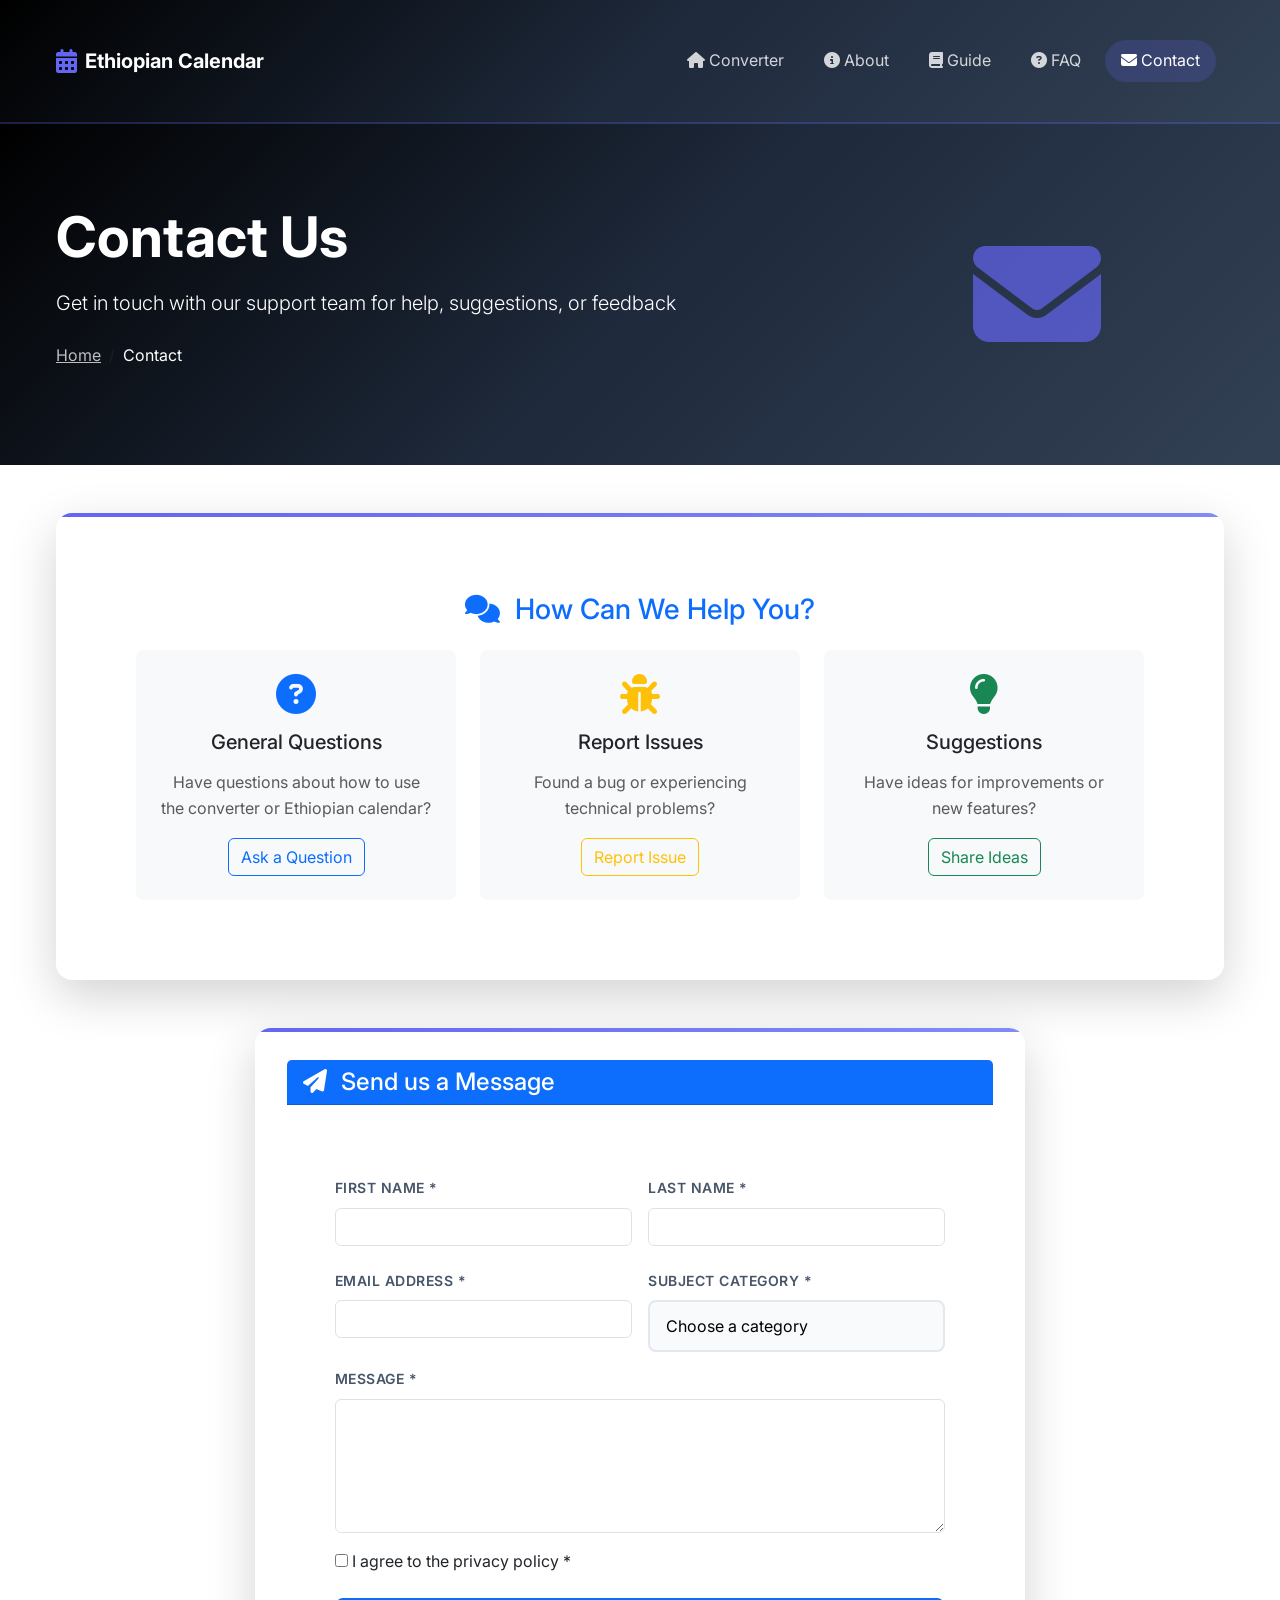
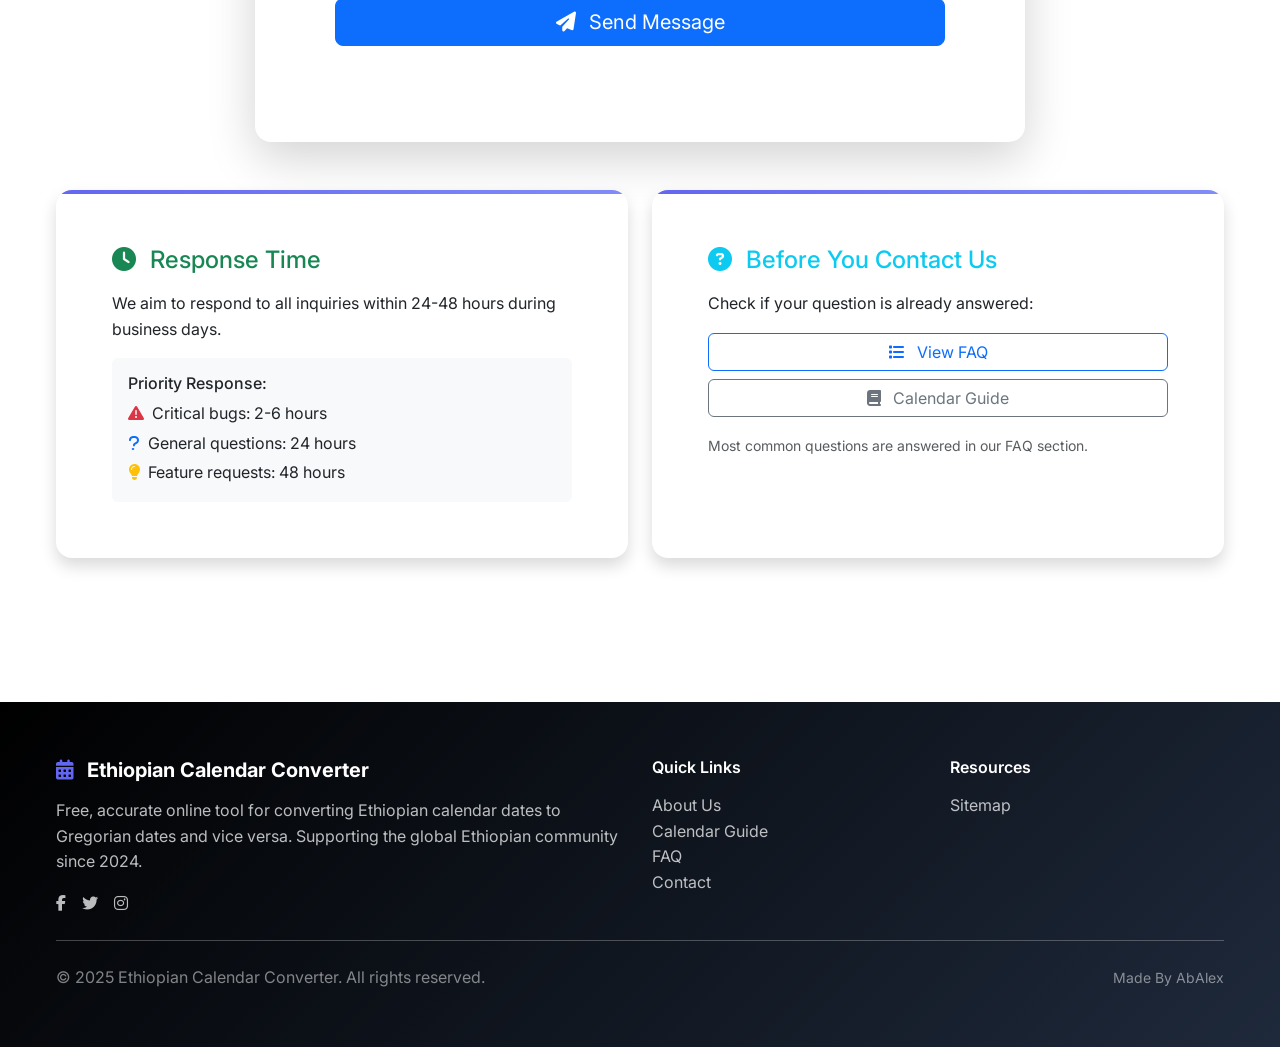
<file: calendar_convertor/contact.html>
<!DOCTYPE html>
<html lang="en">
<head>
    <meta charset="UTF-8">
    <meta name="viewport" content="width=device-width, initial-scale=1.0">
    <title>Contact Us - Ethiopian Calendar Converter | Support & Feedback</title>
    
    <meta name="description" content="Get in touch with the Ethiopian Calendar Converter team for support, questions, feedback, or suggestions. We're here to help with your date conversion needs.">
    <meta name="keywords" content="contact Ethiopian calendar converter, support, help, feedback, Ethiopian calendar questions, date converter support">
    <meta name="author" content="Ethiopian Calendar Converter">
    <meta name="robots" content="index, follow">
    <link rel="canonical" href="https://ethiopiancalender.up.railway.app/contact">
    
    <meta property="og:site_name" content="Ethiopian Calendar Converter">
    <meta property="og:type" content="website">
    <meta property="og:title" content="Contact Ethiopian Calendar Converter - Support & Feedback">
    <meta property="og:description" content="Get in touch with our team for support, questions, or feedback about the Ethiopian Calendar Converter.">
    <meta property="og:url" content="https://ethiopiancalender.up.railway.app/contact">
    <meta property="og:image" content="https://ethiopiancalender.up.railway.app/images/ethiopian-calendar-contact.jpg">
    
    <meta name="twitter:card" content="summary_large_image">
    <meta name="twitter:title" content="Contact Ethiopian Calendar Converter">
    <meta name="twitter:description" content="Get support and help with Ethiopian calendar date conversion questions.">
    <meta name="twitter:image" content="https://ethiopiancalender.up.railway.app/images/ethiopian-calendar-twitter-contact.jpg">
    
    <link rel="icon" type="image/x-icon" href="static/css/img/favicon.png">
    <meta name="theme-color" content="#6366f1">
    
    <link href="https://cdn.jsdelivr.net/npm/bootstrap@5.3.2/dist/css/bootstrap.min.css" rel="stylesheet">
    <link href="https://cdnjs.cloudflare.com/ajax/libs/font-awesome/6.4.0/css/all.min.css" rel="stylesheet">
    <link href="https://fonts.googleapis.com/css2?family=Inter:wght@300;400;500;600;700;800&display=swap" rel="stylesheet">
    <link rel="stylesheet" href="static/css/styles.css">
    
    <script type="application/ld+json">
    {
        "@context": "https://schema.org",
        "@type": "ContactPage",
        "name": "Contact Ethiopian Calendar Converter",
        "description": "Get in touch with the Ethiopian Calendar Converter team for support, questions, or feedback.",
        "url": "https://ethiopiancalender.up.railway.app/contact",
        "isPartOf": {
            "@type": "WebSite",
            "name": "Ethiopian Calendar Converter",
            "url": "https://ethiopiancalender.up.railway.app/"
        },
        "breadcrumb": {
            "@type": "BreadcrumbList",
            "itemListElement": [
                {
                    "@type": "ListItem",
                    "position": 1,
                    "name": "Home",
                    "item": "https://ethiopiancalender.up.railway.app/"
                },
                {
                    "@type": "ListItem",
                    "position": 2,
                    "name": "Contact",
                    "item": "https://ethiopiancalender.up.railway.app/contact"
                }
            ]
        }
    }
    </script>
</head>
<body>
    <nav class="navbar navbar-expand-lg navbar-dark" style="background: linear-gradient(135deg, #000000 0%, #1e293b 50%, #334155 100%); backdrop-filter: blur(10px); border-bottom: 2px solid rgba(99, 102, 241, 0.3);">
        <div class="container">
            <a class="navbar-brand fw-bold d-flex align-items-center" href="index.html" style="color: #ffffff;">
                <i class="fas fa-calendar-alt me-2" style="color: #6366f1; font-size: 1.5rem;"></i>
                Ethiopian Calendar
            </a>
            <button class="navbar-toggler border-0" type="button" data-bs-toggle="collapse" data-bs-target="#navbarNav">
                <span class="navbar-toggler-icon"></span>
            </button>
            <div class="collapse navbar-collapse" id="navbarNav">
                <ul class="navbar-nav ms-auto">
                    <li class="nav-item">
                        <a class="nav-link px-3 rounded-pill me-2" href="index.html" style="transition: all 0.3s ease; color: rgba(255,255,255,0.8);" onmouseover="this.style.background='rgba(99, 102, 241, 0.1)'; this.style.color='#ffffff'" onmouseout="this.style.background='transparent'; this.style.color='rgba(255,255,255,0.8)'">
                            <i class="fas fa-home me-1"></i>Converter
                        </a>
                    </li>
                    <li class="nav-item">
                        <a class="nav-link px-3 rounded-pill me-2" href="about.html" style="transition: all 0.3s ease; color: rgba(255,255,255,0.8);" onmouseover="this.style.background='rgba(99, 102, 241, 0.1)'; this.style.color='#ffffff'" onmouseout="this.style.background='transparent'; this.style.color='rgba(255,255,255,0.8)'">
                            <i class="fas fa-info-circle me-1"></i>About
                        </a>
                    </li>
                    <li class="nav-item">
                        <a class="nav-link px-3 rounded-pill me-2" href="calendar-guide.html" style="transition: all 0.3s ease; color: rgba(255,255,255,0.8);" onmouseover="this.style.background='rgba(99, 102, 241, 0.1)'; this.style.color='#ffffff'" onmouseout="this.style.background='transparent'; this.style.color='rgba(255,255,255,0.8)'">
                            <i class="fas fa-book me-1"></i>Guide
                        </a>
                    </li>
                    <li class="nav-item">
                        <a class="nav-link px-3 rounded-pill me-2" href="faq.html" style="transition: all 0.3s ease; color: rgba(255,255,255,0.8);" onmouseover="this.style.background='rgba(99, 102, 241, 0.1)'; this.style.color='#ffffff'" onmouseout="this.style.background='transparent'; this.style.color='rgba(255,255,255,0.8)'">
                            <i class="fas fa-question-circle me-1"></i>FAQ
                        </a>
                    </li>
                    <li class="nav-item">
                        <a class="nav-link active px-3 rounded-pill me-2" href="contact.html" style="background: rgba(99, 102, 241, 0.2); color: #ffffff !important;">
                            <i class="fas fa-envelope me-1"></i>Contact
                        </a>
                    </li>
  
                </ul>
            </div>
        </div>
    </nav>

    <header class="py-5" style="background: linear-gradient(135deg, #000000 0%, #1e293b 50%, #334155 100%); color: white;">
        <div class="container">
            <div class="row align-items-center">
                <div class="col-lg-8">
                    <h1 class="display-4 fw-bold mb-3">Contact Us</h1>
                    <p class="lead mb-4">Get in touch with our support team for help, suggestions, or feedback</p>
                    <nav aria-label="breadcrumb">
                        <ol class="breadcrumb">
                            <li class="breadcrumb-item"><a href="index.html" class="text-light opacity-75">Home</a></li>
                            <li class="breadcrumb-item active text-white" aria-current="page">Contact</li>
                        </ol>
                    </nav>
                </div>
                <div class="col-lg-4 text-center">
                    <i class="fas fa-envelope" style="font-size: 8rem; color: #6366f1; opacity: 0.7;"></i>
                </div>
            </div>
        </div>
    </header>

    <main class="container py-5">
        <section class="row mb-5">
            <div class="col-lg-12">
                <div class="card border-0 shadow-lg">
                    <div class="card-body p-5">
                        <h2 class="h3 mb-4 text-primary text-center">
                            <i class="fas fa-comments me-2"></i>
                            How Can We Help You?
                        </h2>
                        <div class="row g-4">
                            <div class="col-md-4">
                                <div class="text-center p-4 bg-light rounded-3 h-100">
                                    <i class="fas fa-question-circle text-primary fs-1 mb-3"></i>
                                    <h5 class="mb-3">General Questions</h5>
                                    <p class="text-muted mb-3">Have questions about how to use the converter or Ethiopian calendar?</p>
                                    <a href="#contact-form" class="btn btn-outline-primary">Ask a Question</a>
                                </div>
                            </div>
                            <div class="col-md-4">
                                <div class="text-center p-4 bg-light rounded-3 h-100">
                                    <i class="fas fa-bug text-warning fs-1 mb-3"></i>
                                    <h5 class="mb-3">Report Issues</h5>
                                    <p class="text-muted mb-3">Found a bug or experiencing technical problems?</p>
                                    <a href="#contact-form" class="btn btn-outline-warning">Report Issue</a>
                                </div>
                            </div>
                            <div class="col-md-4">
                                <div class="text-center p-4 bg-light rounded-3 h-100">
                                    <i class="fas fa-lightbulb text-success fs-1 mb-3"></i>
                                    <h5 class="mb-3">Suggestions</h5>
                                    <p class="text-muted mb-3">Have ideas for improvements or new features?</p>
                                    <a href="#contact-form" class="btn btn-outline-success">Share Ideas</a>
                                </div>
                            </div>
                        </div>
                    </div>
                </div>
            </div>
        </section>

        <section class="row mb-5" id="contact-form">
            <div class="col-lg-8 mx-auto">
                <div class="card border-0 shadow-lg">
                    <div class="card-header bg-primary text-white">
                        <h2 class="h4 mb-0">
                            <i class="fas fa-paper-plane me-2"></i>
                            Send us a Message
                        </h2>
                    </div>
                    <div class="card-body p-5">
<form id="contactForm" method="POST" class="needs-validation" novalidate>
  <div class="row g-3">
    <div class="col-md-6">
      <label for="firstName" class="form-label fw-semibold">First Name *</label>
      <input type="text" class="form-control" id="firstName" name="firstName" required>
    </div>
    <div class="col-md-6">
      <label for="lastName" class="form-label fw-semibold">Last Name *</label>
      <input type="text" class="form-control" id="lastName" name="lastName" required>
    </div>
  </div>

  <div class="row g-3 mt-2">
    <div class="col-md-6">
      <label for="email" class="form-label fw-semibold">Email Address *</label>
      <input type="email" class="form-control" id="email" name="email" required>
    </div>
    <div class="col-md-6">
      <label for="subject" class="form-label fw-semibold">Subject Category *</label>
      <select class="form-select" id="subject" name="subject" required>
        <option value="">Choose a category</option>
        <option value="general">General Question</option>
        <option value="bug">Bug Report</option>
        <option value="feature">Feature Request</option>
        <option value="feedback">Feedback</option>
        <option value="other">Other</option>
      </select>
    </div>
  </div>

  <div class="mt-3">
    <label for="message" class="form-label fw-semibold">Message *</label>
    <textarea class="form-control" id="message" name="message" rows="5" required></textarea>
  </div>

  <div class="mt-3">
    <input type="checkbox" id="privacy" name="privacy" required>
    <label for="privacy">I agree to the privacy policy *</label>
  </div>

  <div class="mt-4 d-grid">
    <button type="submit" class="btn btn-primary btn-lg">
      <i class="fas fa-paper-plane me-2"></i> Send Message
    </button>
  </div>

  <!-- Success/Error messages -->
  <div id="formResponse" class="mt-3"></div>
</form>
                    </div>
                </div>
            </div>
        </section>

        <section class="row mb-5">
            <div class="col-lg-6">
                <div class="card border-0 shadow h-100">
                    <div class="card-body p-4">
                        <h2 class="h4 mb-3 text-success">
                            <i class="fas fa-clock me-2"></i>
                            Response Time
                        </h2>
                        <p class="mb-3">We aim to respond to all inquiries within 24-48 hours during business days.</p>
                        <div class="bg-light p-3 rounded">
                            <h6 class="mb-2">Priority Response:</h6>
                            <ul class="list-unstyled mb-0">
                                <li class="mb-1"><i class="fas fa-exclamation-triangle text-danger me-2"></i>Critical bugs: 2-6 hours</li>
                                <li class="mb-1"><i class="fas fa-question text-primary me-2"></i>General questions: 24 hours</li>
                                <li><i class="fas fa-lightbulb text-warning me-2"></i>Feature requests: 48 hours</li>
                            </ul>
                        </div>
                    </div>
                </div>
            </div>
            <div class="col-lg-6">
                <div class="card border-0 shadow h-100">
                    <div class="card-body p-4">
                        <h2 class="h4 mb-3 text-info">
                            <i class="fas fa-question-circle me-2"></i>
                            Before You Contact Us
                        </h2>
                        <p class="mb-3">Check if your question is already answered:</p>
                        <div class="d-grid gap-2">
                            <a href="faq.html" class="btn btn-outline-primary">
                                <i class="fas fa-list me-2"></i>
                                View FAQ
                            </a>
                            <a href="calendar-guide.html" class="btn btn-outline-secondary">
                                <i class="fas fa-book me-2"></i>
                                Calendar Guide
                            </a>
                        </div>
                        <div class="mt-3">
                            <small class="text-muted">Most common questions are answered in our FAQ section.</small>
                        </div>
                    </div>
                </div>
            </div>
        </section>

    </main>
<footer class="mt-5 py-4" style="background: linear-gradient(135deg, #000000 0%, #1e293b 100%); color: #ffffff;" role="contentinfo">
    <div class="container">
        <div class="row">
            <div class="col-md-6">
                <h3 class="h5 fw-bold mb-3">
                    <i class="fas fa-calendar-alt me-2" style="color: #6366f1;" aria-hidden="true"></i>
                    Ethiopian Calendar Converter
                </h3>
                <p class="text-light opacity-75 mb-3">Free, accurate online tool for converting Ethiopian calendar dates to Gregorian dates and vice versa. Supporting the global Ethiopian community since 2024.</p>
                <div class="d-flex gap-3">
                    <a href="https://facebook.com/EthiopianCalendarConverter" class="text-light opacity-75" aria-label="Facebook page" title="Follow us on Facebook">
                        <i class="fab fa-facebook-f" aria-hidden="true"></i>
                    </a>
                    <a href="https://twitter.com/EthiopianCalConv" class="text-light opacity-75" aria-label="Twitter profile" title="Follow us on Twitter">
                        <i class="fab fa-twitter" aria-hidden="true"></i>
                    </a>
                    <a href="https://instagram.com/ethiopian_calendar" class="text-light opacity-75" aria-label="Instagram profile" title="Follow us on Instagram">
                        <i class="fab fa-instagram" aria-hidden="true"></i>
                    </a>
                </div>
            </div>

            <div class="col-md-3">
                <h4 class="h6 fw-semibold mb-3">Quick Links</h4>
                <ul class="list-unstyled">
                    <li><a href="about.html" class="text-light opacity-75 text-decoration-none">About Us</a></li>
                    <li><a href="calendar-guide.html" class="text-light opacity-75 text-decoration-none">Calendar Guide</a></li>
                    <li><a href="faq.html" class="text-light opacity-75 text-decoration-none">FAQ</a></li>
                    <li><a href="contact.html" class="text-light opacity-75 text-decoration-none">Contact</a></li>
                </ul>
            </div>

            <div class="col-md-3">
                <h4 class="h6 fw-semibold mb-3">Resources</h4>
                <ul class="list-unstyled">
                    <li><a href="sitemap.xml" class="text-light opacity-75 text-decoration-none">Sitemap</a></li>
                </ul>
            </div>
        </div>

        <hr class="my-4 opacity-25">

        <div class="row align-items-center">
            <div class="col-md-6">
                <p class="mb-0 text-light opacity-50">&copy; 2025 Ethiopian Calendar Converter. All rights reserved.</p>
            </div>
            <div class="col-md-6 text-md-end">
                <small class="text-light opacity-50">Made By AbAlex</small>
            </div>
        </div>
    </div>
</footer>

    <!-- Bootstrap JS -->
    <script src="https://cdn.jsdelivr.net/npm/bootstrap@5.3.2/dist/js/bootstrap.bundle.min.js"></script>
    
    <script>
        (function() {
            'use strict';
            window.addEventListener('load', function() {
                var forms = document.getElementsByClassName('needs-validation');
                var validation = Array.prototype.filter.call(forms, function(form) {
                    form.addEventListener('submit', function(event) {
                        if (form.checkValidity() === false) {
                            event.preventDefault();
                            event.stopPropagation();
                        }
                        form.classList.add('was-validated');
                    }, false);
                });
            }, false);
        })();
    </script>
    
<script>
document.getElementById("contactForm").addEventListener("submit", async function(e) {
  e.preventDefault();

  const form = e.target;
  const formData = new FormData(form);

  try {
    const response = await fetch("https://formspree.io/f/xrblwlvb", {
      method: "POST",
      body: formData,
      headers: { "Accept": "application/json" }
    });

    const result = await response.json();
    const msgBox = document.getElementById("formResponse");

    if (response.ok) {
      msgBox.innerHTML = `<div class="alert alert-success">✅ Thank you! Your message has been sent.</div>`;
      form.reset();
    } else {
      msgBox.innerHTML = `<div class="alert alert-danger">⚠️ Oops! ${result.error || "Something went wrong."}</div>`;
    }
  } catch (error) {
    document.getElementById("formResponse").innerHTML =
      `<div class="alert alert-danger">⚠️ Network error. Please try again later.</div>`;
  }
});
</script>


</body>
</html>
</file>
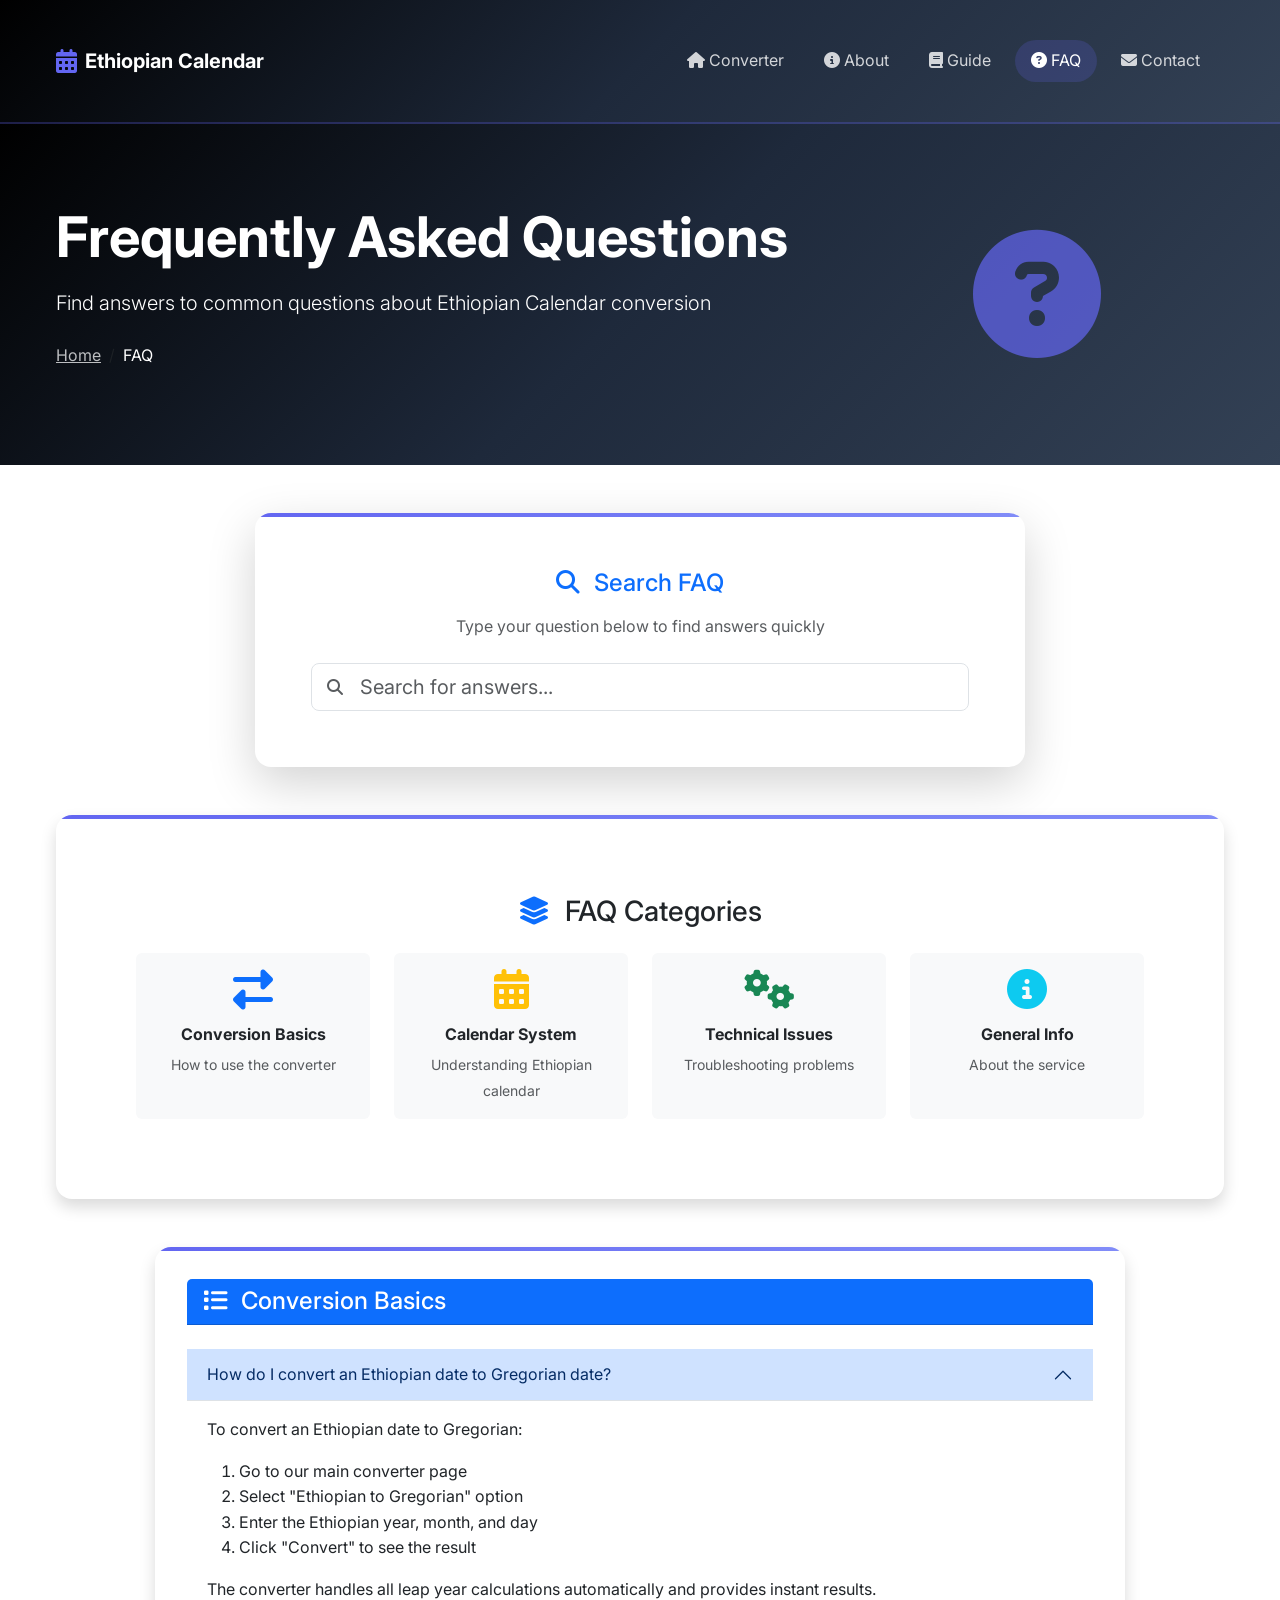
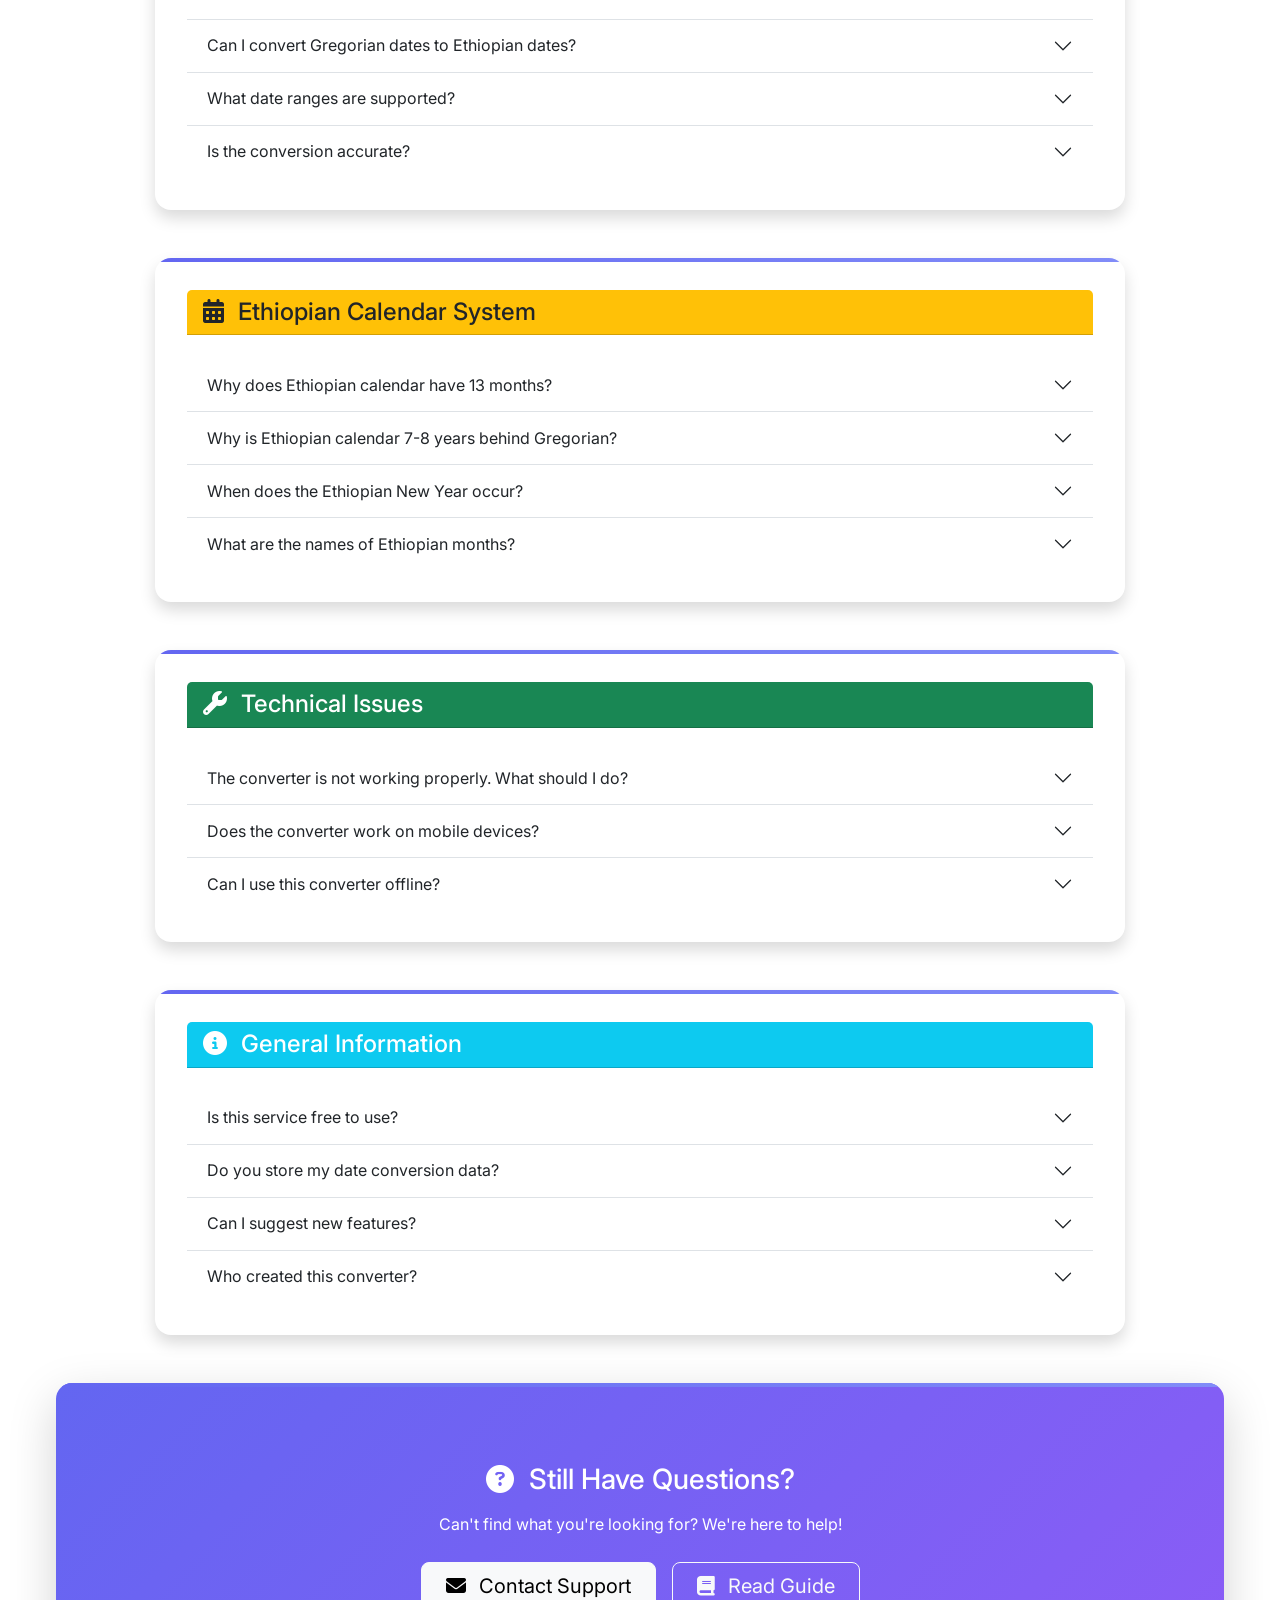
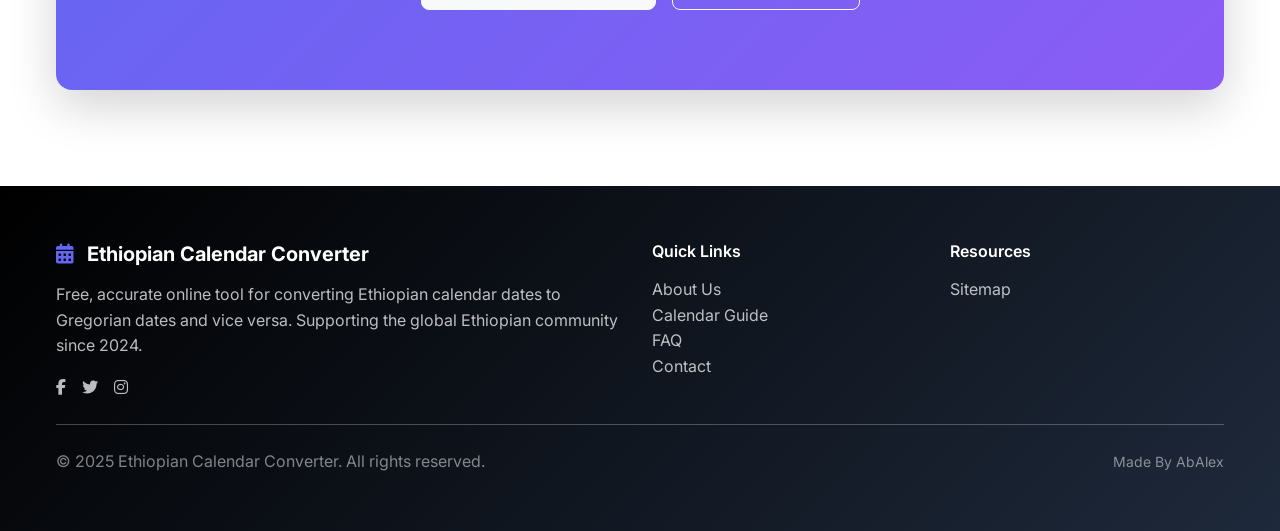
<file: calendar_convertor/faq.html>
<!DOCTYPE html>
<html lang="en">
<head>
    <meta charset="UTF-8">
    <meta name="viewport" content="width=device-width, initial-scale=1.0">
    <title>FAQ - Ethiopian Calendar Converter | Frequently Asked Questions</title>
    
    <!-- SEO Meta Tags -->
    <meta name="description" content="Frequently asked questions about the Ethiopian calendar, its 13 months, leap years, date conversion accuracy, and how the Ethiopian calendar differs from Gregorian.">
    <meta name="keywords" content="Ethiopian calendar FAQ, Ethiopian calendar questions, 13 months calendar FAQ, Ethiopian date converter help, Ethiopian calendar leap year">
    <meta name="author" content="Ethiopian Calendar Converter">
    <meta name="robots" content="index, follow">
    <link rel="canonical" href="https://ethiopiancalender.up.railway.app/faq">
    
    <!-- Open Graph Tags -->
    <meta property="og:site_name" content="Ethiopian Calendar Converter">
    <meta property="og:type" content="article">
    <meta property="og:title" content="Ethiopian Calendar FAQ - Common Questions Answered">
    <meta property="og:description" content="Get answers to frequently asked questions about the Ethiopian calendar system and date conversion.">
    <meta property="og:url" content="https://ethiopiancalender.up.railway.app/faq">
    <meta property="og:image" content="https://ethiopiancalender.up.railway.app/images/ethiopian-calendar-faq.jpg">
    
    <!-- Twitter Card -->
    <meta name="twitter:card" content="summary_large_image">
    <meta name="twitter:title" content="Ethiopian Calendar FAQ - Questions Answered">
    <meta name="twitter:description" content="Common questions about Ethiopian calendar system and date conversion answered.">
    <meta name="twitter:image" content="https://ethiopiancalender.up.railway.app/images/ethiopian-calendar-twitter-faq.jpg">
    
    <!-- Favicon -->
    <link rel="icon" type="image/x-icon" href="static/css/img/favicon.png">
    <meta name="theme-color" content="#6366f1">
    
    <!-- CSS Resources -->
    <link href="https://cdn.jsdelivr.net/npm/bootstrap@5.3.2/dist/css/bootstrap.min.css" rel="stylesheet">
    <link href="https://cdnjs.cloudflare.com/ajax/libs/font-awesome/6.4.0/css/all.min.css" rel="stylesheet">
    <link href="https://fonts.googleapis.com/css2?family=Inter:wght@300;400;500;600;700;800&display=swap" rel="stylesheet">
    <link rel="stylesheet" href="static/css/styles.css">
    
    <!-- Structured Data -->
    <script type="application/ld+json">
    {
        "@context": "https://schema.org",
        "@type": "FAQPage",
        "name": "Ethiopian Calendar Converter FAQ",
        "description": "Frequently asked questions about the Ethiopian calendar and date conversion.",
        "url": "https://ethiopiancalender.up.railway.app/faq",
        "isPartOf": {
            "@type": "WebSite",
            "name": "Ethiopian Calendar Converter",
            "url": "https://ethiopiancalender.up.railway.app/"
        },
        "breadcrumb": {
            "@type": "BreadcrumbList",
            "itemListElement": [
                {
                    "@type": "ListItem",
                    "position": 1,
                    "name": "Home",
                    "item": "https://ethiopiancalender.up.railway.app/"
                },
                {
                    "@type": "ListItem",
                    "position": 2,
                    "name": "FAQ",
                    "item": "https://ethiopiancalender.up.railway.app/faq"
                }
            ]
        }
    }
    </script>
</head>
<body>
    <nav class="navbar navbar-expand-lg navbar-dark" style="background: linear-gradient(135deg, #000000 0%, #1e293b 50%, #334155 100%); backdrop-filter: blur(10px); border-bottom: 2px solid rgba(99, 102, 241, 0.3);">
        <div class="container">
            <a class="navbar-brand fw-bold d-flex align-items-center" href="index.html" style="color: #ffffff;">
                <i class="fas fa-calendar-alt me-2" style="color: #6366f1; font-size: 1.5rem;"></i>
                Ethiopian Calendar
            </a>
            <button class="navbar-toggler border-0" type="button" data-bs-toggle="collapse" data-bs-target="#navbarNav">
                <span class="navbar-toggler-icon"></span>
            </button>
            <div class="collapse navbar-collapse" id="navbarNav">
                <ul class="navbar-nav ms-auto">
                    <li class="nav-item">
                        <a class="nav-link px-3 rounded-pill me-2" href="index.html" style="transition: all 0.3s ease; color: rgba(255,255,255,0.8);" onmouseover="this.style.background='rgba(99, 102, 241, 0.1)'; this.style.color='#ffffff'" onmouseout="this.style.background='transparent'; this.style.color='rgba(255,255,255,0.8)'">
                            <i class="fas fa-home me-1"></i>Converter
                        </a>
                    </li>
                    <li class="nav-item">
                        <a class="nav-link px-3 rounded-pill me-2" href="about.html" style="transition: all 0.3s ease; color: rgba(255,255,255,0.8);" onmouseover="this.style.background='rgba(99, 102, 241, 0.1)'; this.style.color='#ffffff'" onmouseout="this.style.background='transparent'; this.style.color='rgba(255,255,255,0.8)'">
                            <i class="fas fa-info-circle me-1"></i>About
                        </a>
                    </li>
                    <li class="nav-item">
                        <a class="nav-link px-3 rounded-pill me-2" href="calendar-guide.html" style="transition: all 0.3s ease; color: rgba(255,255,255,0.8);" onmouseover="this.style.background='rgba(99, 102, 241, 0.1)'; this.style.color='#ffffff'" onmouseout="this.style.background='transparent'; this.style.color='rgba(255,255,255,0.8)'">
                            <i class="fas fa-book me-1"></i>Guide
                        </a>
                    </li>
                    <li class="nav-item">
                        <a class="nav-link active px-3 rounded-pill me-2" href="faq.html" style="background: rgba(99, 102, 241, 0.2); color: #ffffff !important;">
                            <i class="fas fa-question-circle me-1"></i>FAQ
                        </a>
                    </li>
                    <li class="nav-item">
                        <a class="nav-link px-3 rounded-pill me-2" href="contact.html" style="transition: all 0.3s ease; color: rgba(255,255,255,0.8);" onmouseover="this.style.background='rgba(99, 102, 241, 0.1)'; this.style.color='#ffffff'" onmouseout="this.style.background='transparent'; this.style.color='rgba(255,255,255,0.8)'">
                            <i class="fas fa-envelope me-1"></i>Contact
                        </a>
                    </li>

                </ul>
            </div>
        </div>
    </nav>

    <header class="py-5" style="background: linear-gradient(135deg, #000000 0%, #1e293b 50%, #334155 100%); color: white;">
        <div class="container">
            <div class="row align-items-center">
                <div class="col-lg-8">
                    <h1 class="display-4 fw-bold mb-3">Frequently Asked Questions</h1>
                    <p class="lead mb-4">Find answers to common questions about Ethiopian Calendar conversion</p>
                    <nav aria-label="breadcrumb">
                        <ol class="breadcrumb">
                            <li class="breadcrumb-item"><a href="index.html" class="text-light opacity-75">Home</a></li>
                            <li class="breadcrumb-item active text-white" aria-current="page">FAQ</li>
                        </ol>
                    </nav>
                </div>
                <div class="col-lg-4 text-center">
                    <i class="fas fa-question-circle" style="font-size: 8rem; color: #6366f1; opacity: 0.7;"></i>
                </div>
            </div>
        </div>
    </header>

    <main class="container py-5">
        <section class="row mb-5">
            <div class="col-lg-8 mx-auto">
                <div class="card border-0 shadow-lg">
                    <div class="card-body p-4">
                        <div class="text-center mb-4">
                            <h2 class="h4 text-primary mb-3">
                                <i class="fas fa-search me-2"></i>
                                Search FAQ
                            </h2>
                            <p class="text-muted">Type your question below to find answers quickly</p>
                        </div>
                        <div class="position-relative">
                            <input type="text" id="faqSearch" class="form-control form-control-lg ps-5" placeholder="Search for answers...">
                            <i class="fas fa-search position-absolute top-50 start-0 translate-middle-y ms-3 text-muted"></i>
                        </div>
                    </div>
                </div>
            </div>
        </section>

        <section class="row mb-5">
            <div class="col-lg-12">
                <div class="card border-0 shadow">
                    <div class="card-body p-5">
                        <h2 class="h3 mb-4 text-center">
                            <i class="fas fa-layer-group me-2 text-primary"></i>
                            FAQ Categories
                        </h2>
                        <div class="row g-4">
                            <div class="col-md-3">
                                <div class="text-center p-3 bg-light rounded h-100">
                                    <i class="fas fa-exchange-alt text-primary fs-1 mb-3"></i>
                                    <h6 class="fw-bold">Conversion Basics</h6>
                                    <small class="text-muted">How to use the converter</small>
                                </div>
                            </div>
                            <div class="col-md-3">
                                <div class="text-center p-3 bg-light rounded h-100">
                                    <i class="fas fa-calendar-alt text-warning fs-1 mb-3"></i>
                                    <h6 class="fw-bold">Calendar System</h6>
                                    <small class="text-muted">Understanding Ethiopian calendar</small>
                                </div>
                            </div>
                            <div class="col-md-3">
                                <div class="text-center p-3 bg-light rounded h-100">
                                    <i class="fas fa-cogs text-success fs-1 mb-3"></i>
                                    <h6 class="fw-bold">Technical Issues</h6>
                                    <small class="text-muted">Troubleshooting problems</small>
                                </div>
                            </div>
                            <div class="col-md-3">
                                <div class="text-center p-3 bg-light rounded h-100">
                                    <i class="fas fa-info-circle text-info fs-1 mb-3"></i>
                                    <h6 class="fw-bold">General Info</h6>
                                    <small class="text-muted">About the service</small>
                                </div>
                            </div>
                        </div>
                    </div>
                </div>
            </div>
        </section>

        <section class="row mb-5">
            <div class="col-lg-10 mx-auto">
                <div class="card border-0 shadow">
                    <div class="card-header bg-primary text-white">
                        <h2 class="h4 mb-0">
                            <i class="fas fa-list me-2"></i>
                            Conversion Basics
                        </h2>
                    </div>
                    <div class="accordion accordion-flush" id="conversionFAQ">
                        <div class="accordion-item">
                            <h3 class="accordion-header">
                                <button class="accordion-button" type="button" data-bs-toggle="collapse" data-bs-target="#faq1">
                                    How do I convert an Ethiopian date to Gregorian date?
                                </button>
                            </h3>
                            <div id="faq1" class="accordion-collapse collapse show" data-bs-parent="#conversionFAQ">
                                <div class="accordion-body">
                                    <p>To convert an Ethiopian date to Gregorian:</p>
                                    <ol>
                                        <li>Go to our main converter page</li>
                                        <li>Select "Ethiopian to Gregorian" option</li>
                                        <li>Enter the Ethiopian year, month, and day</li>
                                        <li>Click "Convert" to see the result</li>
                                    </ol>
                                    <p class="mb-0">The converter handles all leap year calculations automatically and provides instant results.</p>
                                </div>
                            </div>
                        </div>

                        <div class="accordion-item">
                            <h3 class="accordion-header">
                                <button class="accordion-button collapsed" type="button" data-bs-toggle="collapse" data-bs-target="#faq2">
                                    Can I convert Gregorian dates to Ethiopian dates?
                                </button>
                            </h3>
                            <div id="faq2" class="accordion-collapse collapse" data-bs-parent="#conversionFAQ">
                                <div class="accordion-body">
                                    Yes! Our converter works both ways. Simply select "Gregorian to Ethiopian" from the conversion type dropdown, enter your Gregorian date (year, month, day), and click convert. The tool will instantly show you the corresponding Ethiopian date.
                                </div>
                            </div>
                        </div>

                        <div class="accordion-item">
                            <h3 class="accordion-header">
                                <button class="accordion-button collapsed" type="button" data-bs-toggle="collapse" data-bs-target="#faq3">
                                    What date ranges are supported?
                                </button>
                            </h3>
                            <div id="faq3" class="accordion-collapse collapse" data-bs-parent="#conversionFAQ">
                                <div class="accordion-body">
                                    Our converter supports a wide range of historical and future dates. You can convert dates from ancient times to far future dates. The system handles leap years correctly for both calendar systems throughout all supported date ranges.
                                </div>
                            </div>
                        </div>

                        <div class="accordion-item">
                            <h3 class="accordion-header">
                                <button class="accordion-button collapsed" type="button" data-bs-toggle="collapse" data-bs-target="#faq4">
                                    Is the conversion accurate?
                                </button>
                            </h3>
                            <div id="faq4" class="accordion-collapse collapse" data-bs-parent="#conversionFAQ">
                                <div class="accordion-body">
                                    Yes, our conversion is 100% accurate. We use the standard mathematical algorithms for Ethiopian-Gregorian calendar conversion and regularly test our system against known date pairs to ensure precision.
                                </div>
                            </div>
                        </div>
                    </div>
                </div>
            </div>
        </section>

        <section class="row mb-5">
            <div class="col-lg-10 mx-auto">
                <div class="card border-0 shadow">
                    <div class="card-header bg-warning text-dark">
                        <h2 class="h4 mb-0">
                            <i class="fas fa-calendar-alt me-2"></i>
                            Ethiopian Calendar System
                        </h2>
                    </div>
                    <div class="accordion accordion-flush" id="calendarFAQ">
                        <div class="accordion-item">
                            <h3 class="accordion-header">
                                <button class="accordion-button collapsed" type="button" data-bs-toggle="collapse" data-bs-target="#calendar1">
                                    Why does Ethiopian calendar have 13 months?
                                </button>
                            </h3>
                            <div id="calendar1" class="accordion-collapse collapse" data-bs-parent="#calendarFAQ">
                                <div class="accordion-body">
                                    The Ethiopian calendar has 12 months of exactly 30 days each, plus a 13th month called Pagumē with 5 days (6 in leap years). This system totals 365 days in regular years and 366 in leap years, just like the Gregorian calendar. The 13-month structure makes the calendar more mathematically regular and easier to calculate.
                                </div>
                            </div>
                        </div>

                        <div class="accordion-item">
                            <h3 class="accordion-header">
                                <button class="accordion-button collapsed" type="button" data-bs-toggle="collapse" data-bs-target="#calendar2">
                                    Why is Ethiopian calendar 7-8 years behind Gregorian?
                                </button>
                            </h3>
                            <div id="calendar2" class="accordion-collapse collapse" data-bs-parent="#calendarFAQ">
                                <div class="accordion-body">
                                    The difference comes from different calculations of Jesus Christ's birth year. The Ethiopian Orthodox Church uses a different chronology that places Christ's birth about 7-8 years later than the Gregorian calculation. This is why Ethiopian year 2017 corresponds to Gregorian 2024-2025.
                                </div>
                            </div>
                        </div>

                        <div class="accordion-item">
                            <h3 class="accordion-header">
                                <button class="accordion-button collapsed" type="button" data-bs-toggle="collapse" data-bs-target="#calendar3">
                                    When does the Ethiopian New Year occur?
                                </button>
                            </h3>
                            <div id="calendar3" class="accordion-collapse collapse" data-bs-parent="#calendarFAQ">
                                <div class="accordion-body">
                                    Ethiopian New Year (called "Enkutatash") falls on September 11th in the Gregorian calendar, or September 12th in Gregorian leap years. This marks the beginning of the month of Mäskäräm, the first month of the Ethiopian calendar year.
                                </div>
                            </div>
                        </div>

                        <div class="accordion-item">
                            <h3 class="accordion-header">
                                <button class="accordion-button collapsed" type="button" data-bs-toggle="collapse" data-bs-target="#calendar4">
                                    What are the names of Ethiopian months?
                                </button>
                            </h3>
                            <div id="calendar4" class="accordion-collapse collapse" data-bs-parent="#calendarFAQ">
                                <div class="accordion-body">
                                    <p>The 13 Ethiopian months are:</p>
                                    <div class="row">
                                        <div class="col-md-6">
                                            <ol>
                                                <li>Mäskäräm (መስከረም)</li>
                                                <li>Ṭəqəmt (ጥቅምት)</li>
                                                <li>Ḫədar (ኅዳር)</li>
                                                <li>Taḫśaś (ታኅሣሥ)</li>
                                                <li>Ṭərr (ጥር)</li>
                                                <li>Yäkatit (የካቲት)</li>
                                                <li>Mägabit (መጋቢት)</li>
                                            </ol>
                                        </div>
                                        <div class="col-md-6">
                                            <ol start="8">
                                                <li>Miyazya (ሚያዝያ)</li>
                                                <li>Gənbot (ግንቦት)</li>
                                                <li>Säne (ሰኔ)</li>
                                                <li>Ḥamle (ሐምሌ)</li>
                                                <li>Nähase (ነሓሴ)</li>
                                                <li>Pagumē (ጳጉሜ) - 5/6 days</li>
                                            </ol>
                                        </div>
                                    </div>
                                </div>
                            </div>
                        </div>
                    </div>
                </div>
            </div>
        </section>

        <section class="row mb-5">
            <div class="col-lg-10 mx-auto">
                <div class="card border-0 shadow">
                    <div class="card-header bg-success text-white">
                        <h2 class="h4 mb-0">
                            <i class="fas fa-wrench me-2"></i>
                            Technical Issues
                        </h2>
                    </div>
                    <div class="accordion accordion-flush" id="technicalFAQ">
                        <div class="accordion-item">
                            <h3 class="accordion-header">
                                <button class="accordion-button collapsed" type="button" data-bs-toggle="collapse" data-bs-target="#tech1">
                                    The converter is not working properly. What should I do?
                                </button>
                            </h3>
                            <div id="tech1" class="accordion-collapse collapse" data-bs-parent="#technicalFAQ">
                                <div class="accordion-body">
                                    <p>If you're experiencing issues:</p>
                                    <ol>
                                        <li>Refresh the page and try again</li>
                                        <li>Check that you've entered valid dates</li>
                                        <li>Make sure JavaScript is enabled in your browser</li>
                                        <li>Try using a different browser</li>
                                        <li>Clear your browser cache</li>
                                    </ol>
                                    <p class="mb-0">If problems persist, please <a href="contact.html">contact us</a> with details about the issue.</p>
                                </div>
                            </div>
                        </div>

                        <div class="accordion-item">
                            <h3 class="accordion-header">
                                <button class="accordion-button collapsed" type="button" data-bs-toggle="collapse" data-bs-target="#tech2">
                                    Does the converter work on mobile devices?
                                </button>
                            </h3>
                            <div id="tech2" class="accordion-collapse collapse" data-bs-parent="#technicalFAQ">
                                <div class="accordion-body">
                                    Yes! Our Ethiopian Calendar Converter is fully responsive and works perfectly on smartphones, tablets, and desktop computers. The interface automatically adapts to your screen size for the best user experience.
                                </div>
                            </div>
                        </div>

                        <div class="accordion-item">
                            <h3 class="accordion-header">
                                <button class="accordion-button collapsed" type="button" data-bs-toggle="collapse" data-bs-target="#tech3">
                                    Can I use this converter offline?
                                </button>
                            </h3>
                            <div id="tech3" class="accordion-collapse collapse" data-bs-parent="#technicalFAQ">
                                <div class="accordion-body">
                                    Currently, the converter requires an internet connection to function. We're considering developing an offline version in the future. Stay tuned for updates!
                                </div>
                            </div>
                        </div>
                    </div>
                </div>
            </div>
        </section>

        <section class="row mb-5">
            <div class="col-lg-10 mx-auto">
                <div class="card border-0 shadow">
                    <div class="card-header bg-info text-white">
                        <h2 class="h4 mb-0">
                            <i class="fas fa-info-circle me-2"></i>
                            General Information
                        </h2>
                    </div>
                    <div class="accordion accordion-flush" id="generalFAQ">
                        <div class="accordion-item">
                            <h3 class="accordion-header">
                                <button class="accordion-button collapsed" type="button" data-bs-toggle="collapse" data-bs-target="#general1">
                                    Is this service free to use?
                                </button>
                            </h3>
                            <div id="general1" class="accordion-collapse collapse" data-bs-parent="#generalFAQ">
                                <div class="accordion-body">
                                    Yes! Our Ethiopian Calendar Converter is completely free to use. There are no hidden fees, registration requirements, or usage limits. We believe everyone should have access to accurate calendar conversion tools.
                                </div>
                            </div>
                        </div>

                        <div class="accordion-item">
                            <h3 class="accordion-header">
                                <button class="accordion-button collapsed" type="button" data-bs-toggle="collapse" data-bs-target="#general2">
                                    Do you store my date conversion data?
                                </button>
                            </h3>
                            <div id="general2" class="accordion-collapse collapse" data-bs-parent="#generalFAQ">
                                <div class="accordion-body">
                                    No, we don't store any personal data or date conversion history. All conversions are processed locally in your browser, ensuring complete privacy. We respect your privacy and don't track your usage.
                                </div>
                            </div>
                        </div>

                        <div class="accordion-item">
                            <h3 class="accordion-header">
                                <button class="accordion-button collapsed" type="button" data-bs-toggle="collapse" data-bs-target="#general3">
                                    Can I suggest new features?
                                </button>
                            </h3>
                            <div id="general3" class="accordion-collapse collapse" data-bs-parent="#generalFAQ">
                                <div class="accordion-body">
                                    Absolutely! We welcome feature suggestions and feedback. Please visit our <a href="contact.html">contact page</a> to share your ideas. We regularly update the converter based on user feedback and suggestions.
                                </div>
                            </div>
                        </div>

                        <div class="accordion-item">
                            <h3 class="accordion-header">
                                <button class="accordion-button collapsed" type="button" data-bs-toggle="collapse" data-bs-target="#general4">
                                    Who created this converter?
                                </button>
                            </h3>
                            <div id="general4" class="accordion-collapse collapse" data-bs-parent="#generalFAQ">
                                <div class="accordion-body">
                                    This converter was created to serve the Ethiopian community worldwide and anyone interested in Ethiopian calendar conversions. Learn more about our mission and team on our <a href="about.html">About page</a>.
                                </div>
                            </div>
                        </div>
                    </div>
                </div>
            </div>
        </section>

        <section class="row">
            <div class="col-lg-12">
                <div class="card border-0 shadow-lg" style="background: linear-gradient(135deg, #6366f1 0%, #8b5cf6 100%); color: white;">
                    <div class="card-body p-5 text-center">
                        <h2 class="h3 mb-3">
                            <i class="fas fa-question-circle me-2"></i>
                            Still Have Questions?
                        </h2>
                        <p class="mb-4">Can't find what you're looking for? We're here to help!</p>
                        <div class="d-flex gap-3 justify-content-center flex-wrap">
                            <a href="contact.html" class="btn btn-light btn-lg px-4">
                                <i class="fas fa-envelope me-2"></i>
                                Contact Support
                            </a>
                            <a href="calendar-guide.html" class="btn btn-outline-light btn-lg px-4">
                                <i class="fas fa-book me-2"></i>
                                Read Guide
                            </a>
                        </div>
                    </div>
                </div>
            </div>
        </section>
    </main>

<footer class="mt-5 py-4" style="background: linear-gradient(135deg, #000000 0%, #1e293b 100%); color: #ffffff;" role="contentinfo">
    <div class="container">
        <div class="row">
            <div class="col-md-6">
                <h3 class="h5 fw-bold mb-3">
                    <i class="fas fa-calendar-alt me-2" style="color: #6366f1;" aria-hidden="true"></i>
                    Ethiopian Calendar Converter
                </h3>
                <p class="text-light opacity-75 mb-3">Free, accurate online tool for converting Ethiopian calendar dates to Gregorian dates and vice versa. Supporting the global Ethiopian community since 2024.</p>
                <div class="d-flex gap-3">
                    <a href="https://facebook.com/EthiopianCalendarConverter" class="text-light opacity-75" aria-label="Facebook page" title="Follow us on Facebook">
                        <i class="fab fa-facebook-f" aria-hidden="true"></i>
                    </a>
                    <a href="https://twitter.com/EthiopianCalConv" class="text-light opacity-75" aria-label="Twitter profile" title="Follow us on Twitter">
                        <i class="fab fa-twitter" aria-hidden="true"></i>
                    </a>
                    <a href="https://instagram.com/ethiopian_calendar" class="text-light opacity-75" aria-label="Instagram profile" title="Follow us on Instagram">
                        <i class="fab fa-instagram" aria-hidden="true"></i>
                    </a>
                </div>
            </div>

            <div class="col-md-3">
                <h4 class="h6 fw-semibold mb-3">Quick Links</h4>
                <ul class="list-unstyled">
                    <li><a href="about.html" class="text-light opacity-75 text-decoration-none">About Us</a></li>
                    <li><a href="calendar-guide.html" class="text-light opacity-75 text-decoration-none">Calendar Guide</a></li>
                    <li><a href="faq.html" class="text-light opacity-75 text-decoration-none">FAQ</a></li>
                    <li><a href="contact.html" class="text-light opacity-75 text-decoration-none">Contact</a></li>
                </ul>
            </div>

            <div class="col-md-3">
                <h4 class="h6 fw-semibold mb-3">Resources</h4>
                <ul class="list-unstyled">
                    <li><a href="sitemap.xml" class="text-light opacity-75 text-decoration-none">Sitemap</a></li>
                </ul>
            </div>
        </div>

        <hr class="my-4 opacity-25">

        <div class="row align-items-center">
            <div class="col-md-6">
                <p class="mb-0 text-light opacity-50">&copy; 2025 Ethiopian Calendar Converter. All rights reserved.</p>
            </div>
            <div class="col-md-6 text-md-end">
                <small class="text-light opacity-50">Made By AbAlex</small>
            </div>
        </div>
    </div>
</footer>

    <!-- Bootstrap JS -->
    <script src="https://cdn.jsdelivr.net/npm/bootstrap@5.3.2/dist/js/bootstrap.bundle.min.js"></script>
    
    <script>
        document.getElementById('faqSearch').addEventListener('input', function() {
            const searchTerm = this.value.toLowerCase();
            const accordionButtons = document.querySelectorAll('.accordion-button');
            
            accordionButtons.forEach(button => {
                const questionText = button.textContent.toLowerCase();
                const accordionItem = button.closest('.accordion-item');
                
                if (questionText.includes(searchTerm)) {
                    accordionItem.style.display = 'block';
                } else {
                    accordionItem.style.display = searchTerm === '' ? 'block' : 'none';
                }
            });
        });
    </script>
</body>
</html>
</file>
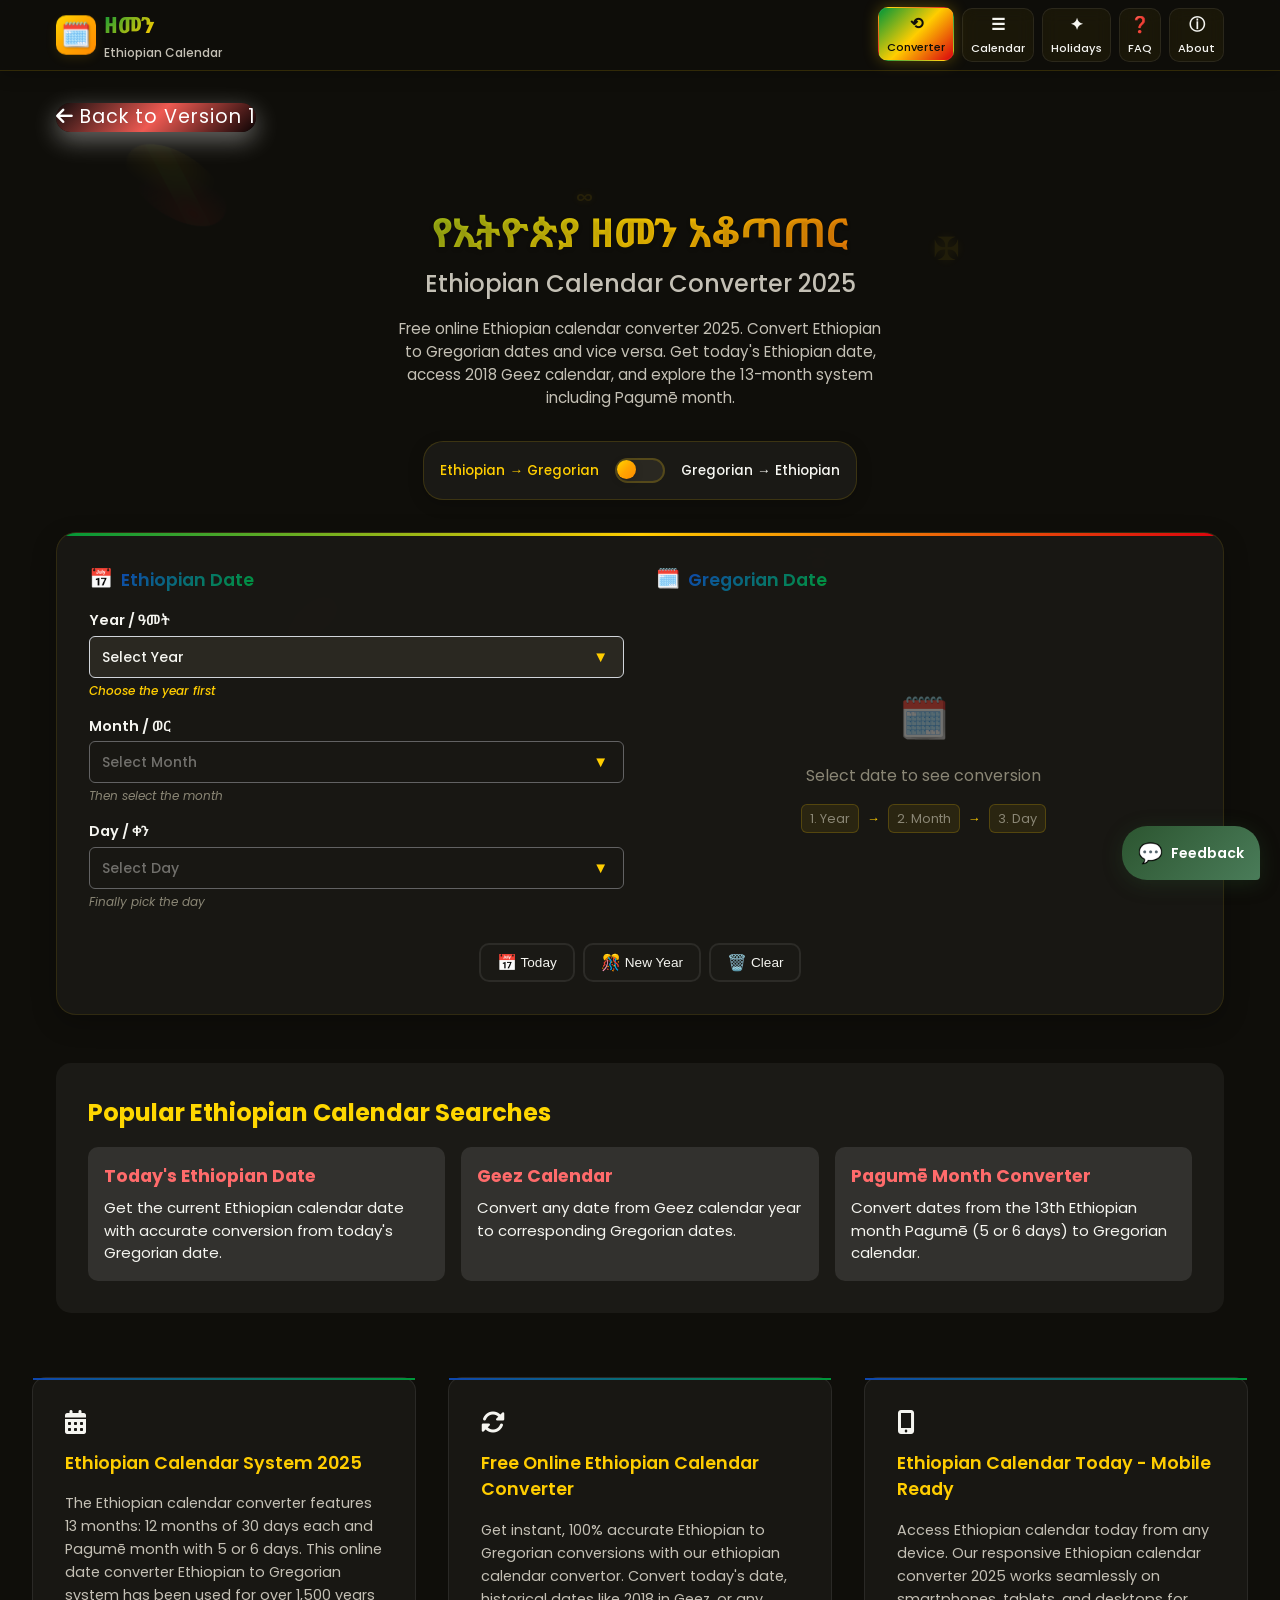
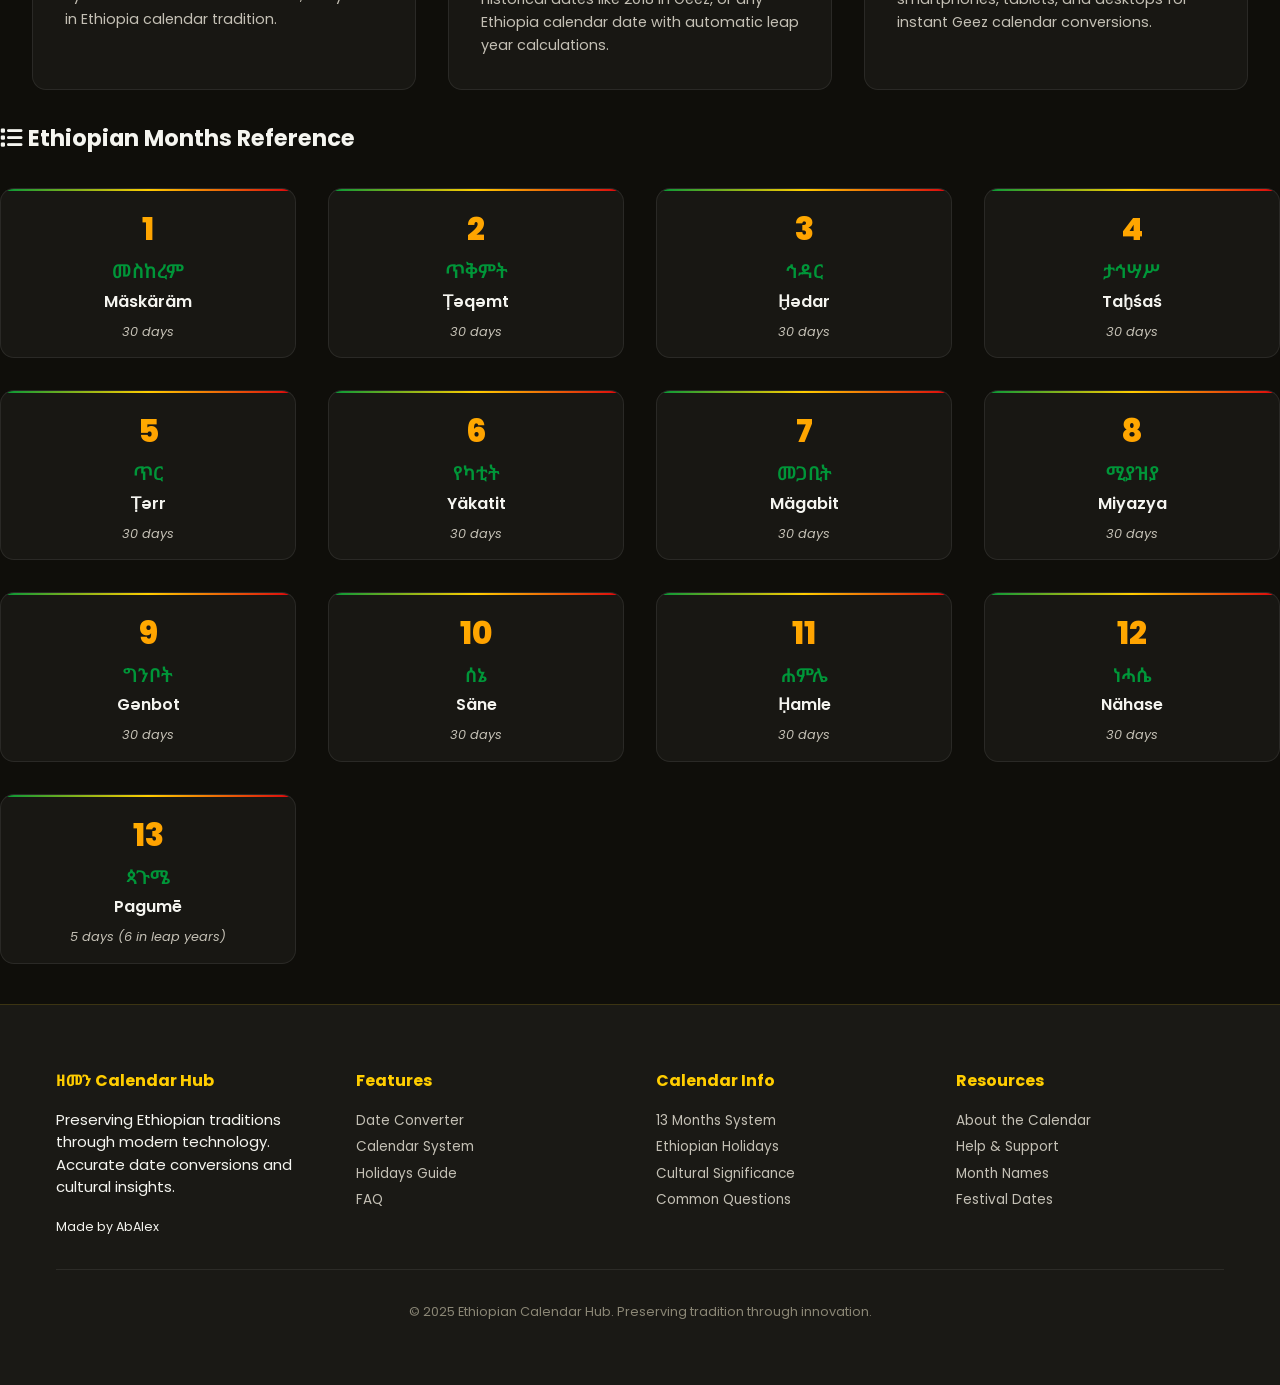
<file: calendar_convertor/indexs.html>
<!DOCTYPE html>
<html lang="en">
<head>
    <meta charset="UTF-8">
    <meta name="viewport" content="width=device-width, initial-scale=1.0">
    <title>Ethiopian Calendar Converter 2025 - Free Online Date Converter | Geez Calendar | ዘመን</title>
    
    <!-- SEO Meta Tags -->
    <meta name="description" content="Free Ethiopian Calendar Converter 2025. Convert Ethiopian to Gregorian dates online instantly. Includes 2018 Geez calendar, Pagumē month, today's Ethiopian date. 100% accurate conversions with 13-month system.">
    <meta name="keywords" content="ethiopian calendar converter, ethiopian calendar 2025, online date converter ethiopian to gregorian calendar, ethiopian calendar convertor, ethiopia calendar, ethiopian calendar today, 2018 in geez, pagumē, geez calendar converter, calendario etiope conversione, ethiopian to gregorian, 13 months calendar">
    <meta name="author" content="Ethiopian Calendar Converter">
    <meta name="author" content="Ethiopian Calendar Hub">
    <meta name="robots" content="index, follow">
    <link rel="canonical" href="https://ethiopiancalender.up.railway.app/">
    
    <!-- Open Graph -->
    <meta property="og:title" content="Ethiopian Calendar Converter - ዘመን">
    <meta property="og:description" content="Accurate Ethiopian to Gregorian calendar conversion tool with cultural insights">
    <meta property="og:type" content="website">
    <meta property="og:url" content="https://ethiopiancalender.up.railway.app/">
    <meta property="og:image" content="https://ethiopiancalender.up.railway.app/images/og-image.jpg">
    
    <!-- Twitter Card -->
    <meta name="twitter:card" content="summary_large_image">
    <meta name="twitter:title" content="Ethiopian Calendar Converter - ዘመን">
    <meta name="twitter:description" content="Convert dates between Ethiopian and Gregorian calendars accurately">
        
        <!-- Search Engine Verification -->
    <meta name="google-site-verification" content="Npo4WJzxHBlAmNN4MKZSqR2tJ63Kqq06nM9rvLguT8o">
    <meta name="msvalidate.01" content="E6A6EA55713349EF2F90EAAA36C9F965" />
    
    <link rel="icon" type="image/x-icon" href="static/img/favicon.png">
    <link rel="apple-touch-icon" sizes="180x180" href="img/favicon.png">
    <meta name="theme-color" content="#6366f1">
    <!-- Fonts -->
    <link rel="preconnect" href="https://fonts.googleapis.com">
    <link rel="preconnect" href="https://fonts.gstatic.com" crossorigin>
    <link href="https://fonts.googleapis.com/css2?family=Poppins:wght@300;400;500;600;700;800&family=Noto+Sans+Ethiopic:wght@300;400;500;600;700;800&display=swap" rel="stylesheet">
    <link rel="stylesheet" href="https://cdnjs.cloudflare.com/ajax/libs/font-awesome/6.4.0/css/all.min.css">
    <link rel="stylesheet" href="static/styles.css">
    
    <!-- Enhanced Structured Data -->
    <script type="application/ld+json">
    {
        "@context": "https://schema.org",
        "@type": "WebApplication",
        "name": "Ethiopian Calendar Converter 2025",
        "description": "Free online Ethiopian calendar converter. Convert Ethiopian to Gregorian dates, get today's Ethiopian date, 2018 Geez calendar conversions",
        "url": "https://ethiopiancalender.up.railway.app/",
        "applicationCategory": "UtilityApplication",
        "operatingSystem": "Any",
        "keywords": ["ethiopian calendar converter", "ethiopian calendar 2025", "pagumē", "geez calendar", "ethiopian calendar today"],
        "offers": {
            "@type": "Offer",
            "price": "0",
            "priceCurrency": "USD"
        },
        "featureList": [
            "Ethiopian to Gregorian date conversion",
            "Gregorian to Ethiopian date conversion", 
            "Today's Ethiopian date",
            "2018 Geez calendar support",
            "Pagumē month conversions",
            "13-month calendar system"
        ]
    }
    </script>
</head>
<body>
    <!-- 3D Background Elements -->
    <div class="background-3d">
        <div class="traditional-pattern pattern-1"></div>
        <div class="traditional-pattern pattern-2"></div>
        <div class="traditional-pattern pattern-3"></div>
        <div class="floating-cross cross-1">✠</div>
        <div class="floating-cross cross-2">✠</div>
        <div class="floating-cross cross-3">☩</div>
        <div class="traditional-ornament ornament-1">∞</div>
        <div class="traditional-ornament ornament-2">⋄</div>
        <div class="traditional-ornament ornament-3">✶</div>
    </div>

    <!-- Navigation -->
    <nav class="nav-header">
        <div class="nav-content">
            <div class="logo" onclick="showPage('converter')">
                <div class="logo-icon">
                    <div class="cross-symbol">🗓️</div>
                </div>
                <div class="logo-text">
                    <span class="logo-title">ዘመን</span>
                    <span class="logo-subtitle">Ethiopian Calendar</span>
                </div>
            </div>
            
            <ul class="nav-menu">
                <li class="nav-item active" data-page="converter">
                    <div class="nav-icon">⟲</div>
                    <span>Converter</span>
                </li>
                <li class="nav-item" data-page="calendar">
                    <div class="nav-icon">☰</div>
                    <span>Calendar</span>
                </li>
                <li class="nav-item" data-page="holidays">
                    <div class="nav-icon">✦</div>
                    <span>Holidays</span>
                </li>
                <li class="nav-item" data-page="faq">
                    <div class="nav-icon">❓</div>
                    <span>FAQ</span>
                </li>
                <li class="nav-item" data-page="about">
                    <div class="nav-icon">ⓘ</div>
                    <span>About</span>
                </li>
            </ul>

            <div class="mobile-menu-toggle">
                <span></span>
                <span></span>
                <span></span>
            </div>
        </div>
    </nav>

    <!-- Mobile Navigation -->
    <div class="mobile-nav">
        <ul class="mobile-nav-menu">
            <li class="mobile-nav-item" data-page="converter">
                <div class="nav-icon">⟲</div>
                <span>Convert</span>
            </li>
            <li class="mobile-nav-item" data-page="calendar">
                <div class="nav-icon">☰</div>
                <span>Calendar</span>
            </li>
            <li class="mobile-nav-item" data-page="holidays">
                <div class="nav-icon">✦</div>
                <span>Holidays</span>
            </li>
            <li class="mobile-nav-item" data-page="faq">
                <div class="nav-icon">❓</div>
                <span>FAQ</span>
            </li>
            <li class="mobile-nav-item" data-page="about">
                <div class="nav-icon">ⓘ</div>
                <span>About</span>
            </li>
        </ul>
    </div>
<!-- Try Version 2 Button -->
<div class="container my-4">
    <div class="row justify-content-center">
        <div class="col-12 col-md-8 col-lg-6">
            <div class="text-center">
                <a href="index.html" class="btn btn-lg px-5 py-3 fw-bold text-uppercase" 
                   style="background: linear-gradient(135deg, #100b0b 0%, #ee5a52 50%, #090203 100%); 
                          border: none; 
                          color: white; 
                          border-radius: 50px; 
                          box-shadow: 0 8px 25px rgba(251, 250, 250, 0.4);
                          font-size: 1.2rem;
                          letter-spacing: 1px;
                          transition: all 0.3s ease;
                          text-decoration: none;
                          display: inline-block;
                          position: relative;
                          overflow: hidden;"
                   onmouseover="this.style.transform='translateY(-3px)'; this.style.boxShadow='0 12px 35px rgba(214, 52, 71, 0.5)'"
                   onmouseout="this.style.transform='translateY(0)'; this.style.boxShadow='0 8px 25px rgba(214, 52, 71, 0.4)'"
                   aria-label="Try the new version 2 of the Ethiopian Calendar Converter">
                    <i class="fas fa-arrow-left me-2" aria-hidden="true"></i>
                    Back to Version 1
                    <span class="badge bg-warning text-dark ms-2 pulse"></span>
                </a>
            </div>
        </div>
    </div>
</div>
    <!-- Main Content -->
    <main>
        <!-- Converter Page -->
        <section id="converter" class="page-section active">
            <div class="container">
                <div class="page-header">
                    <h1 class="page-title">
                        <span class="title-amharic">የኢትዮጵያ ዘመን አቆጣጠር</span>
                        <span class="title-english">Ethiopian Calendar Converter 2025</span>
                    </h1>
                    <p class="page-description">Free online Ethiopian calendar converter 2025. Convert Ethiopian to Gregorian dates and vice versa. Get today's Ethiopian date, access 2018 Geez calendar, and explore the 13-month system including Pagumē month.</p>
                </div>

                <div class="converter-container">
                    <!-- Mode Switcher -->
                    <div class="mode-switcher">
                        <div class="switch-container">
                            <span class="switch-label left active">Ethiopian → Gregorian</span>
                            <div class="switch-toggle" onclick="switchMode()">
                                <div class="switch-knob"></div>
                                <div class="switch-bg"></div>
                            </div>
                            <span class="switch-label right">Gregorian → Ethiopian</span>
                        </div>
                    </div>

                    <!-- Converter Panel -->
                    <div class="converter-panel">
                        <div class="converter-grid">
                            <!-- Input Section -->
                            <div class="input-section">
                                <div class="section-header">
                                    <div class="section-icon">📅</div>
                                    <h3 class="section-title" id="input-title">Ethiopian Date</h3>
                                </div>

                                <div class="input-grid">
                                    <div class="input-group year-group">
                                        <label class="input-label">Year / ዓመት</label>
                                        <div class="select-container">
                                            <select id="input-year" class="form-select">
                                                <option value="">Select Year</option>
                                            </select>
                                            <div class="select-arrow">▼</div>
                                        </div>
                                        <div class="input-guide">Choose the year first</div>
                                    </div>

                                    <div class="input-group month-group">
                                        <label class="input-label">Month / ወር</label>
                                        <div class="select-container">
                                            <select id="input-month" class="form-select" disabled>
                                                <option value="">Select Month</option>
                                            </select>
                                            <div class="select-arrow">▼</div>
                                        </div>
                                        <div class="input-guide">Then select the month</div>
                                    </div>

                                    <div class="input-group day-group">
                                        <label class="input-label">Day / ቀን</label>
                                        <div class="select-container">
                                            <select id="input-day" class="form-select" disabled>
                                                <option value="">Select Day</option>
                                            </select>
                                            <div class="select-arrow">▼</div>
                                        </div>
                                        <div class="input-guide">Finally pick the day</div>
                                    </div>
                                </div>
                            </div>

                            <!-- Output Section -->
                            <div class="output-section">
                                <div class="section-header">
                                    <div class="section-icon">🗓️</div>
                                    <h3 class="section-title" id="output-title">Gregorian Date</h3>
                                </div>

                                <div class="result-container">
                                    <div class="result-placeholder" id="result-placeholder">
                                        <div class="placeholder-icon">🗓️</div>
                                        <p class="placeholder-text">Select date to see conversion</p>
                                        <div class="placeholder-steps">
                                            <span class="step">1. Year</span>
                                            <span class="step-arrow">→</span>
                                            <span class="step">2. Month</span>
                                            <span class="step-arrow">→</span>
                                            <span class="step">3. Day</span>
                                        </div>
                                    </div>

                                    <div class="result-display" id="result-display">
                                        <div class="result-header">
                                            <div class="result-icon">📊</div>
                                            <span class="result-title">Conversion Result</span>
                                        </div>
                                        
                                        <div class="result-grid">
                                            <div class="result-card year-card">
                                                <div class="result-label">Year</div>
                                                <div class="result-value" id="result-year">-</div>
                                                <div class="result-amharic" id="result-year-amharic"></div>
                                            </div>
                                            
                                            <div class="result-card month-card">
                                                <div class="result-label">Month</div>
                                                <div class="result-value" id="result-month">-</div>
                                                <div class="result-amharic" id="result-month-amharic"></div>
                                            </div>
                                            
                                            <div class="result-card day-card">
                                                <div class="result-label">Day</div>
                                                <div class="result-value" id="result-day">-</div>
                                                <div class="result-amharic" id="result-day-amharic"></div>
                                            </div>
                                            
                                            <div class="result-card weekday-card">
                                                <div class="result-label">Weekday</div>
                                                <div class="result-value" id="result-weekday">-</div>
                                                <div class="result-amharic" id="result-weekday-amharic"></div>
                                            </div>
                                        </div>

                                        <div class="full-date-display">
                                            <div class="full-date-label">Complete Date</div>
                                            <div class="full-date-value" id="full-date-display">-</div>
                                        </div>
                                    </div>
                                </div>
                            </div>
                        </div>

                        <!-- Quick Actions -->
                        <div class="quick-actions">
                            <button class="quick-btn" onclick="setToday()">
                                <div class="btn-icon">📅</div>
                                <span>Today</span>
                            </button>
                            <button class="quick-btn" onclick="setNewYear()">
                                <div class="btn-icon">🎊</div>
                                <span >New Year</span>
                            </button>
                            <button class="quick-btn" onclick="clearDate()">
                                <div class="btn-icon">🗑️</div>
                                <span>Clear</span>
                            </button>
                        </div>
                    </div>
                </div>

                <!-- Popular Searches Section -->
                <section class="popular-searches" style="margin-top: 3rem; padding: 2rem; background: rgba(255,255,255,0.05); border-radius: 15px;">
                    <h2 style="color: #ffd700; margin-bottom: 1rem; font-size: 1.5rem;">Popular Ethiopian Calendar Searches</h2>
                    <div style="display: grid; grid-template-columns: repeat(auto-fit, minmax(250px, 1fr)); gap: 1rem;">
                        <div class="search-item" style="padding: 1rem; background: rgba(255,255,255,0.1); border-radius: 10px;">
                            <h3 style="color: #ff6b6b; margin-bottom: 0.5rem;">Today's Ethiopian Date</h3>
                            <p>Get the current Ethiopian calendar date with accurate conversion from today's Gregorian date.</p>
                        </div>
                        <div class="search-item" style="padding: 1rem; background: rgba(255,255,255,0.1); border-radius: 10px;">
                            <h3 style="color: #ff6b6b; margin-bottom: 0.5rem;">Geez Calendar</h3>
                            <p>Convert any date from  Geez calendar year to corresponding Gregorian dates.</p>
                        </div>
                        <div class="search-item" style="padding: 1rem; background: rgba(255,255,255,0.1); border-radius: 10px;">
                            <h3 style="color: #ff6b6b; margin-bottom: 0.5rem;">Pagumē Month Converter</h3>
                            <p>Convert dates from the 13th Ethiopian month Pagumē (5 or 6 days) to Gregorian calendar.</p>
                        </div>
                    </div>
                </section>
            </div>

            <!-- Floating Message/Feedback Box -->
            <div class="floating-message-container" id="floating-message-container">
                <!-- Toggle Button -->
                <div class="message-toggle" onclick="toggleMessageBox()">
                    <div class="toggle-icon" id="toggle-icon">💬</div>
                    <div class="toggle-text">Feedback</div>
                    <!-- <div class="notification-badge" id="notification-badge"></div> -->
                </div>

                <!-- Message Box -->
                <div class="message-box" id="message-box">
                    <div class="message-header">
                        <div class="message-title">
                            <span class="title-icon">📧</span>
                            <h3>Messages & Feedback / መልዕክቶች እና አስተያየት</h3>
                        </div>
                        <button class="close-btn" onclick="closeMessageBox()">×</button>
                    </div>

                    <div class="message-tabs">
                        <button class="tab-btn" onclick="switchTab('feedback')" id="feedback-tab">
                            <span class="tab-icon">✍️</span>
                            Send Feedback
                        </button>
                    </div>

                    <!-- Feedback Tab Content -->
<div class="tab-content" id="feedback-content">
<form id="contactForm" class="feedback-form needs-validation" method="POST" novalidate>
  <div class="form-group">
    <label class="form-label">Feedback Type / የአስተያየት አይነት</label>
    <select class="form-select" id="feedback-type" name="type" required>
      <option value="">Choose feedback type</option>
      <option value="bug">🐛 Bug Report / ስህተት ሪፖርት</option>
      <option value="suggestion">💡 Suggestion / ጥቆማ</option>
      <option value="question">❓ Question / ጥያቄ</option>
      <option value="compliment">👏 Compliment / አድናቆት</option>
      <option value="other">📝 Other / ሌላ</option>
    </select>
  </div>

  <div class="form-group">
    <label class="form-label">Your Name (Optional) / ስምዎ</label>
    <input type="text" class="form-input" id="feedback-name" name="name" placeholder="Enter your name">
  </div>

  <div class="form-group">
    <label class="form-label">Email (Optional) / ኢሜይል</label>
    <input type="email" class="form-input" id="feedback-email" name="email" placeholder="your@email.com">
  </div>

  <div class="form-group">
    <label class="form-label">Message / መልእክት</label>
    <textarea class="form-textarea" id="feedback-message" name="message" rows="4" placeholder="Share your thoughts..." required></textarea>
    <div class="character-count">
      <span id="char-count">0</span>/500 characters
    </div>
  </div>

  <div class="form-group">
    <label class="checkbox-label">
      <input type="checkbox" id="feedback-newsletter" name="newsletter">
      <span class="checkbox-custom"></span>
      Subscribe to updates about Ethiopian Calendar
    </label>
  </div>

  <div class="mt-4 d-grid">
    <button type="submit" class="btn btn-primary btn-lg">
      <i class="fas fa-paper-plane me-2"></i> Send Message
    </button>
  </div>

  <!-- Success/Error messages -->
  <div id="formResponse" class="mt-3"></div>
</form>
</div>

                </div>
            </div>

            <div>
                <!-- Info Cards Section -->
                <section class="info-cards" aria-label="Ethiopian calendar information">
                    <h2 class="sr-only">Key Features and Information</h2>
                    <article class="info-card text-center">
                        <i class="fas fa-calendar-alt card-icon" aria-hidden="true"></i>
                        <h3>Ethiopian Calendar System 2025</h3>
                        <p>The Ethiopian calendar converter features 13 months: 12 months of 30 days each and Pagumē month with 5 or 6 days. This online date converter Ethiopian to Gregorian system has been used for over 1,500 years in Ethiopia calendar tradition.</p>
                    </article>
                    <article class="info-card text-center">
                        <i class="fas fa-sync-alt card-icon" aria-hidden="true"></i>
                        <h3>Free Online Ethiopian Calendar Converter</h3>
                        <p>Get instant, 100% accurate Ethiopian to Gregorian conversions with our ethiopian calendar convertor. Convert today's date, historical dates like 2018 in Geez, or any Ethiopia calendar date with automatic leap year calculations.</p>
                    </article>
                    <article class="info-card text-center">
                        <i class="fas fa-mobile-alt card-icon" aria-hidden="true"></i>
                        <h3>Ethiopian Calendar Today - Mobile Ready</h3>
                        <p>Access Ethiopian calendar today from any device. Our responsive Ethiopian calendar converter 2025 works seamlessly on smartphones, tablets, and desktops for instant Geez calendar conversions.</p>
                    </article>
                </section>

                <!-- Ethiopian Months Reference -->
                <section class="months-showcase mt-8" aria-label="Ethiopian months reference">
                    <h2 class="flex items-center text-xl font-bold text-eth-yellow mb-4 mt-4">
                        <i class="fas fa-list mr-2" aria-hidden="true"></i>
                        Ethiopian Months Reference
                    </h2>
                    <div class="months-grid">
                        <div class="month-card">
                            <div class="month-number">1</div>
                            <div class="month-name-amharic">መስከረም</div>
                            <div class="month-name-latin">Mäskäräm</div>
                            <div class="month-greg-equiv">30 days</div>
                        </div>
                        <div class="month-card">
                            <div class="month-number">2</div>
                            <div class="month-name-amharic">ጥቅምት</div>
                            <div class="month-name-latin">Ṭəqəmt</div>
                            <div class="month-greg-equiv">30 days</div>
                        </div>
                        <div class="month-card">
                            <div class="month-number">3</div>
                            <div class="month-name-amharic">ኅዳር</div>
                            <div class="month-name-latin">Ḫədar</div>
                            <div class="month-greg-equiv">30 days</div>
                        </div>
                        <div class="month-card">
                            <div class="month-number">4</div>
                            <div class="month-name-amharic">ታኅሣሥ</div>
                            <div class="month-name-latin">Taḫśaś</div>
                            <div class="month-greg-equiv">30 days</div>
                        </div>
                        <div class="month-card">
                            <div class="month-number">5</div>
                            <div class="month-name-amharic">ጥር</div>
                            <div class="month-name-latin">Ṭərr</div>
                            <div class="month-greg-equiv">30 days</div>
                        </div>
                        <div class="month-card">
                            <div class="month-number">6</div>
                            <div class="month-name-amharic">የካቲት</div>
                            <div class="month-name-latin">Yäkatit</div>
                            <div class="month-greg-equiv">30 days</div>
                        </div>
                        <div class="month-card">
                            <div class="month-number">7</div>
                            <div class="month-name-amharic">መጋቢት</div>
                            <div class="month-name-latin">Mägabit</div>
                            <div class="month-greg-equiv">30 days</div>
                        </div>
                        <div class="month-card">
                            <div class="month-number">8</div>
                            <div class="month-name-amharic">ሚያዝያ</div>
                            <div class="month-name-latin">Miyazya</div>
                            <div class="month-greg-equiv">30 days</div>
                        </div>
                        <div class="month-card">
                            <div class="month-number">9</div>
                            <div class="month-name-amharic">ግንቦት</div>
                            <div class="month-name-latin">Gənbot</div>
                            <div class="month-greg-equiv">30 days</div>
                        </div>
                        <div class="month-card">
                            <div class="month-number">10</div>
                            <div class="month-name-amharic">ሰኔ</div>
                            <div class="month-name-latin">Säne</div>
                            <div class="month-greg-equiv">30 days</div>
                        </div>
                        <div class="month-card">
                            <div class="month-number">11</div>
                            <div class="month-name-amharic">ሐምሌ</div>
                            <div class="month-name-latin">Ḥamle</div>
                            <div class="month-greg-equiv">30 days</div>
                        </div>
                        <div class="month-card">
                            <div class="month-number">12</div>
                            <div class="month-name-amharic">ነሓሴ</div>
                            <div class="month-name-latin">Nähase</div>
                            <div class="month-greg-equiv">30 days</div>
                        </div>
                        <div class="month-card">
                            <div class="month-number">13</div>
                            <div class="month-name-amharic">ጳጉሜ</div>
                            <div class="month-name-latin">Pagumē</div>
                            <div class="month-greg-equiv">5 days (6 in leap years)</div>
                        </div>
                    </div>
                </section> 
            </div>
        </section>
        <!-- Calendar Info Page -->
        <section id="calendar" class="page-section">
            <div class="container">
                <div class="page-header">
                    <h1 class="page-title">
                        <span class="title-amharic">የኢትዮጵያ ዘመን አቆጣጠር</span>
                        <span class="title-english">Ethiopian Calendar System</span>
                    </h1>
                    <p class="page-description">Discover the unique 13-month calendar system of Ethiopia</p>
                </div>

                <div class="months-showcase">
                    <h2 class="section-title">The 13 Months / ዘሩ ወራት</h2>
                    <div class="additional-info">
                        <p class="month-description">
                            The Ethiopian calendar converter system uses 13 months with Geez origins. These Ethiopia calendar months begin similarly to Coptic calendar months but use Ge'ez names, the ancient language of Ethiopian Orthodox Church. Our online date converter Ethiopian to Gregorian handles all month conversions including Pagumē accurately.
                        </p>
                    </div>
                    <div class="months-grid" id="months-grid">
                        <!-- Months will be populated by JavaScript -->
                    </div>
                </div>

                <div class="calendar-info">
                    <div class="info-cards">
                        <div class="info-card">
                            <div class="card-icon">📜</div>
                            <h3>Ancient Origins / ጥንታዊ መነሻ</h3>
                            <p>Based on the ancient Coptic calendar and similar to the Egyptian calendar system, the Ethiopian calendar has been used for over 1,500 years. The month names under the lunar calendar derived their names from the major feast that would occur during the respective month . The Ethiopian calendar contains the knowledge of Abu Shakir denoting the name of the Egyptian deacon, yet the Ethiopian calendar is truly Ethiopian .</p>
                        </div>

                        <div class="info-card">
                            <div class="card-icon">🌅</div>
                            <h3>New Year / አዲስ አመት (Enkutatash)</h3>
                            <p>The Ethiopian New Year is called Kudus Yohannes in Geʽez and Tigrinya, while in Amharic, the official language of Ethiopia, it is called Enkutatash meaning "gift of jewels" . It commemorates the return of the Queen of Sheba from her visit to King Solomon in Jerusalem, where she received gifts of jewels . It occurs on 11 September in the Gregorian calendar; except for the year preceding a leap year, when it occurs on 12  September.</p>
                        </div>

                        <div class="info-card">
                            <div class="card-icon">🗓️</div>
                            <h3>Pagume Month / ጳጉሜ ወር</h3>
                            <p>The thirteenth month called Pagume in Amharic language has five or six days depending on the year . The extra 5 days are placed at the end of the year and known as Pagumen. In the leap year the extra day is added to these five days making the Pagume of this year a period of 6 days . A 6th day is added every four years to the 13th month, without exception, to indicate the leap year .</p>
                        </div>

                        <div class="info-card">
                            <div class="card-icon">⛪</div>
                            <h3>Religious Calendar Integration / የሃይማኖት ዘመን አቆጣጠር</h3>
                            <p>The Ethiopian Orthodox fasting calendar includes nearly 250 days of fasting each year, with about 180 days mandated for all believers . It is generally agreed that the fasting regime of the Ethiopian Church is the strictest of any Church, with 180 mandatory fasting days for laypeople and up to 252 days for clergy and the particularly observant .</p>
                        </div>
                        <div class="info-card">
                            <div class="card-icon">📅</div>
                            <h3>Saint Days and Observances / የቅዱሳን ቀናት</h3>
                            <p>The feast days of particular saints and yearly feasts of the Savior of the World occur in the Ethiopian months of Megabit (runs from mid-March to mid-April), and Tirr (mid-October to mid-November) . Each month has specific saint commemorations and religious observances that structure the spiritual life of Ethiopian Orthodox believers.</p>
                        </div>

                        <div class="info-card">
                            <div class="card-icon">🕐</div>
                            <h3>Time Keeping / ጊዜ አቆጣጠር</h3>
                            <p>Ethiopia follows a unique time system where the day starts at sunrise (6 AM) rather than midnight. This traditional system reflects the natural rhythm of daily life and is integrated with the prayer cycles of the Ethiopian Orthodox Church. The counting system uses phrases like "in the morning" or "in the evening" instead of AM/PM conventions.</p>
                        </div>

                        <div class="info-card">
                            <div class="card-icon">🔢</div>
                            <h3>Mathematical Precision / ሂሳባዊ ትክክለኛነት</h3>
                            <p>The Ethiopian calendar maintains perfect mathematical regularity with 12 months of exactly 30 days each, plus Pagume with 5-6 days. This creates a 365-day year (366 in leap years) that aligns precisely with the solar cycle. Leap years occur every four years without exception, following a more consistent pattern than the Gregorian calendar.</p>
                        </div>

                        <div class="info-card">
                            <div class="card-icon">🌾</div>
                            <h3>Agricultural Alignment / የእርሻ ማስተካከያ</h3>
                            <p>The 13-month system creates perfect harmony between the calendar year and Ethiopia's agricultural seasons. The timing of months corresponds with planting seasons, harvest periods, and weather patterns. The calendar helps farmers plan their activities with remarkable precision, supporting Ethiopia's predominantly agricultural economy.</p>
                        </div>

                        <div class="info-card">
                            <div class="card-icon">🌍</div>
                            <h3>Global Context / ዓለም አቀፍ አውድ</h3>
                            <p>Ethiopia is approximately 7-8 years behind the Gregorian calendar. Currently, Ethiopia is in the year 2017 while the Gregorian calendar shows 2025. This difference stems from variations in calculating Christ's birth date. Ethiopia officially uses its traditional calendar for all government, educational, and religious purposes while maintaining awareness of Gregorian dates for international relations.</p>
                        </div>

                        <div class="info-card">
                            <div class="card-icon">📚</div>
                            <h3>Educational and Cultural Significance / የትምህርት እና የባህል ጠቀሜታ</h3>
                            <p>The Ethiopian calendar is taught in schools and used in all official documents, creating a strong cultural identity. Children learn both Ethiopian and Gregorian dating systems, maintaining connection to their heritage while engaging with the global community. The calendar system represents one of the world's few remaining non-Gregorian civil calendars in active use.</p>
                        </div>

                        <div class="info-card">
                            <div class="card-icon">🎭</div>
                            <h3>Cultural Festivals and Seasons / የባህል በዓላትና ወቅቶች</h3>
                            <p>Each month brings specific cultural activities, traditional ceremonies, and seasonal celebrations. The calendar determines when communities gather for harvest festivals, religious processions, and cultural performances. Traditional Ethiopian music, dance, and storytelling are often timed according to the Ethiopian calendar months.</p>
                        </div>

                        <div class="info-card">
                            <div class="card-icon">🌙</div>
                            <h3>Astronomical Foundations / የስነ ፈለክ መሰረቶች</h3>
                            <p>The Ethiopian calendar is based on careful astronomical observations of the sun's movement and seasonal changes. The 365.25-day solar year is accommodated through the leap year system, ensuring long-term accuracy. Traditional Ethiopian astronomers developed sophisticated methods for tracking celestial movements that inform the calendar system.</p>
                        </div>
                    </div>
                </div>
            </div>
        </section>

        <!-- Holidays Page -->
        <section id="holidays" class="page-section">
            <div class="container">
                <div class="page-header">
                    <h1 class="page-title">
                        <span class="title-amharic">በዓላት እና ክብረ በዓላት</span>
                        <span class="title-english">Ethiopian Holidays & Festivals</span>
                    </h1>
                    <p class="page-description">Major celebrations in the Ethiopian calendar year with deep cultural and religious significance</p>
                </div>

                <div class="fasting-info">
                    <h2 class="section-title">Fasting Calendar / የጾም ዘመን አቆጣጠር</h2>
                    <p class="fasting-description">
                        The Ethiopian Orthodox Church maintains the strictest fasting regime of any Church, with 180 mandatory fasting days for laypeople and up to 252 days for clergy . During fasting periods, members abstain from nutritious food and subsist only on cereals and water, with many elderly people going for retreat .
                    </p>
                </div>
            </div>
            <div class="holidays-container">
                <div class="holidays-grid" id="holidays-grid">
                    <!-- js code -->
                </div>
            </div>
        </section>

        <!-- FAQ Page -->
        <section id="faq" class="page-section">
            <div class="container">
                <div class="page-header">
                    <h1 class="page-title">
                        <span class="title-amharic">ተደጋጋሚ ጥያቄዎች</span>
                        <span class="title-english">Frequently Asked Questions</span>
                    </h1>
                    <p class="page-description">Common questions about Ethiopian calendar conversion</p>
                </div>

                <div class="faq-section">
                    <div class="faq-category">
                        <div class="faq-category-header">
                            <i class="fas fa-exchange-alt me-2"></i>
                            Conversion Basics
                        </div>
                        
                        <div class="faq-item">
                            <button class="faq-question">
                                How do I convert an Ethiopian date to Gregorian date?
                                <i class="fas fa-chevron-down faq-icon"></i>
                            </button>
                            <div class="faq-answer">
                                To convert an Ethiopian date to Gregorian: Select "Ethiopian to Gregorian" mode, enter the Ethiopian year, month, and day using the dropdown menus, and the conversion will appear automatically. The converter handles all leap year calculations.
                            </div>
                        </div>

                        <div class="faq-item">
                            <button class="faq-question">
                                Can I convert Gregorian dates to Ethiopian dates?
                                <i class="fas fa-chevron-down faq-icon"></i>
                            </button>
                            <div class="faq-answer">
                                Yes! Toggle the switch to "Gregorian to Ethiopian" mode, enter your Gregorian date, and see the corresponding Ethiopian date instantly.
                            </div>
                        </div>

                        <div class="faq-item">
                            <button class="faq-question">
                                Is the conversion accurate?
                                <i class="fas fa-chevron-down faq-icon"></i>
                            </button>
                            <div class="faq-answer">
                                Our conversion is 100% accurate. We use standard mathematical algorithms for Ethiopian-Gregorian calendar conversion and regularly test against known date pairs.
                            </div>
                        </div>

                        <div class="faq-item">
                            <button class="faq-question">
                                What is today's date in Ethiopian calendar?
                                <i class="fas fa-chevron-down faq-icon"></i>
                            </button>
                            <div class="faq-answer">
                                Use our Ethiopian calendar today converter by clicking the "Today" button. It will automatically show you the current Ethiopian date corresponding to today's Gregorian date with accurate conversion.
                            </div>
                        </div>

                        <div class="faq-item">
                            <button class="faq-question">
                                How do I convert 2018 in Geez calendar to Gregorian?
                                <i class="fas fa-chevron-down faq-icon"></i>
                            </button>
                            <div class="faq-answer">
                                To convert 2018 in Geez calendar, select Ethiopian to Gregorian mode, choose year 2018, then select the specific month and day. Our converter handles all dates from the Geez calendar year 2018 accurately.
                            </div>
                        </div>

                        <div class="faq-item">
                            <button class="faq-question">
                                What is Pagumē month in Ethiopian calendar?
                                <i class="fas fa-chevron-down faq-icon"></i>
                            </button>
                            <div class="faq-answer">
                                Pagumē is the 13th month in the Ethiopian calendar with 5 days (6 in leap years). Our Ethiopian calendar converter can convert any Pagumē date to the corresponding Gregorian date accurately.
                            </div>
                        </div>
                    </div>

                    <div class="faq-category">
                        <div class="faq-category-header">
                            <i class="fas fa-calendar-alt me-2"></i>
                            Ethiopian Calendar System
                        </div>
                        
                        <div class="faq-item">
                            <button class="faq-question">
                                Why does Ethiopian calendar have 13 months?
                                <i class="fas fa-chevron-down faq-icon"></i>
                            </button>
                            <div class="faq-answer">
                                The Ethiopian calendar has 12 months of exactly 30 days each, plus a 13th month called Pagume with 5 days (6 in leap years). This totals 365/366 days and makes the calendar more mathematically regular.
                            </div>
                        </div>

                        <div class="faq-item">
                            <button class="faq-question">
                                Why is Ethiopian calendar 7-8 years behind Gregorian?
                                <i class="fas fa-chevron-down faq-icon"></i>
                            </button>
                            <div class="faq-answer">
                                The difference comes from different calculations of Jesus Christ's birth year. The Ethiopian Orthodox Church uses a chronology that places Christ's birth about 7-8 years later than the Gregorian calculation.
                            </div>
                        </div>

                        <div class="faq-item">
                            <button class="faq-question">
                                When does the Ethiopian New Year occur?
                                <i class="fas fa-chevron-down faq-icon"></i>
                            </button>
                            <div class="faq-answer">
                                Ethiopian New Year (Enkutatash) falls on September 11th in the Gregorian calendar, or September 12th in Gregorian leap years. This marks the beginning of Meskerem, the first Ethiopian month.
                            </div>
                        </div>
                    </div>

                    <div class="faq-category">
                        <div class="faq-category-header">
                            <i class="fas fa-info-circle me-2"></i>
                            General Information
                        </div>
                        
                        <div class="faq-item">
                            <button class="faq-question">
                                Is this service free to use?
                                <i class="fas fa-chevron-down faq-icon"></i>
                            </button>
                            <div class="faq-answer">
                                Yes! Our Ethiopian Calendar Converter is completely free to use. There are no hidden fees, registration requirements, or usage limits.
                            </div>
                        </div>

                        <div class="faq-item">
                            <button class="faq-question">
                                Does the converter work on mobile devices?
                                <i class="fas fa-chevron-down faq-icon"></i>
                            </button>
                            <div class="faq-answer">
                                Absolutely! Our converter is fully responsive and works perfectly on smartphones, tablets, and desktop computers with an optimized mobile interface.
                            </div>
                        </div>
                    </div>
                </div>
            </div>
        </section>

        <!-- About Page -->
        <section id="about" class="page-section">
            <div class="container">
                <div class="page-header">
                    <h1 class="page-title">
                        <span class="title-amharic">ስለ እኛ ቡድን</span>
                        <span class="title-english">About Our Team</span>
                    </h1>
                    <p class="page-description">Dedicated developers preserving Ethiopian calendar knowledge</p>
                </div>

                <div class="about-content">
                    <div class="about-sections">
                        <div class="about-section">
                            <div class="section-icon">👥</div>
                            <h3>Our Mission</h3>
                            <p>We are a group of passionate developers committed to making Ethiopian calendar information accessible to everyone. Our goal is to preserve and share this important cultural knowledge through modern technology, completely free of charge.</p>
                        </div>

                        <div class="about-section">
                            <div class="section-icon">🔧</div>
                            <h3>Calendar Conversion Tools</h3>
                            <p>We've developed accurate conversion tools that help people easily translate dates between Ethiopian and Gregorian calendars. Our calculations account for leap years and historical variations to ensure precision.</p>
                        </div>

                        <div class="about-section">
                            <div class="section-icon">🎉</div>
                            <h3>Holiday Information</h3>
                            <p>Our platform provides comprehensive information about Ethiopian religious holidays, cultural celebrations, fasting periods, and important observances. We help users stay connected with Ethiopian traditions wherever they are.</p>
                        </div>

                        <div class="about-section">
                            <div class="section-icon">📚</div>
                            <h3>Educational Resources</h3>
                            <p>We create and maintain educational content about the Ethiopian calendar system, its history, and its significance. Our resources help students, researchers, and anyone interested in learning about Ethiopian culture.</p>
                        </div>

                        <div class="about-section">
                            <div class="section-icon">🌐</div>
                            <h3>Community Support</h3>
                            <p>We support Ethiopian diaspora communities worldwide by providing tools that help them stay connected with their cultural calendar. Our platform serves as a bridge between traditional timekeeping and modern life.</p>
                        </div>

                        <div class="about-section">
                            <div class="section-icon">💡</div>
                            <h3>Open Knowledge</h3>
                            <p>All our tools and information are freely available to everyone. We believe cultural knowledge should be accessible without barriers, contributing to the preservation and understanding of Ethiopian heritage.</p>
                        </div>
                    </div>

                    <div class="fun-facts">
                        <h3 class="facts-title">What We Provide</h3>
                        <div class="facts-grid">
                            <div class="fact-item">
                                <span class="fact-icon">🆓</span>
                                <p>All tools and information completely free to use</p>
                            </div>
                            <div class="fact-item">
                                <span class="fact-icon">🎯</span>
                                <p>Accurate date conversions and calculations</p>
                            </div>
                            <div class="fact-item">
                                <span class="fact-icon">📖</span>
                                <p>Educational content about Ethiopian calendar system</p>
                            </div>
                            <div class="fact-item">
                                <span class="fact-icon">🌍</span>
                                <p>Accessible to users worldwide</p>
                            </div>
                            <div class="fact-item">
                                <span class="fact-icon">🔄</span>
                                <p>Regularly updated holiday and calendar information</p>
                            </div>
                            <div class="fact-item">
                                <span class="fact-icon">❤️</span>
                                <p>Built with passion for Ethiopian culture</p>
                            </div>
                        </div>
                    </div>

                    <div class="team-values">
                        <h3 class="values-title">Our Commitment</h3>
                        <div class="values-content">
                            <p>We are dedicated to maintaining this platform as a free resource for anyone interested in Ethiopian calendar systems. Our team works voluntarily to ensure the information remains accurate, accessible, and useful for educational purposes, cultural connection, and personal use.</p>
                            
                            <p>Whether you're planning a celebration, conducting research, or simply curious about Ethiopian timekeeping, our tools are here to help you understand and navigate between different calendar systems with confidence.</p>
                        </div>
                    </div>
                </div>
            </div>
        </section>
    </main>

    <!-- Footer -->
    <footer class="footer">
        <div class="container">
            <div class="footer-content">
                <div class="footer-section">
                    <h4>ዘመን Calendar Hub</h4>
                    <p>Preserving Ethiopian traditions through modern technology. Accurate date conversions and cultural insights.</p>
                    <div style="margin-top: 1rem;">
                        <small>Made by AbAlex</small>
                    </div>
                </div>
                <div class="footer-section">
                    <h4>Features</h4>
                    <ul>
                        <li><a href="#converter">Date Converter</a></li>
                        <li><a href="#calendar">Calendar System</a></li>
                        <li><a href="#holidays">Holidays Guide</a></li>
                        <li><a href="#faq">FAQ</a></li>
                    </ul>
                </div>
                <div class="footer-section">
                    <h4>Calendar Info</h4>
                    <ul>
                        <li><a href="#calendar">13 Months System</a></li>
                        <li><a href="#holidays">Ethiopian Holidays</a></li>
                        <li><a href="#about">Cultural Significance</a></li>
                        <li><a href="#faq">Common Questions</a></li>
                    </ul>
                </div>
                <div class="footer-section">
                    <h4>Resources</h4>
                    <ul>
                        <li><a href="#about">About the Calendar</a></li>
                        <li><a href="#faq">Help & Support</a></li>
                        <li><a href="#calendar">Month Names</a></li>
                        <li><a href="#holidays">Festival Dates</a></li>
                    </ul>
                </div>
            </div>
            <div class="footer-bottom">
                <p>&copy; 2025 Ethiopian Calendar Hub. Preserving tradition through innovation.</p>
            </div>
        </div>
    </footer>

    <script src="static/script.js"></script>
    <script>
        (function() {
            'use strict';
            window.addEventListener('load', function() {
                var forms = document.getElementsByClassName('needs-validation');
                var validation = Array.prototype.filter.call(forms, function(form) {
                    form.addEventListener('submit', function(event) {
                        if (form.checkValidity() === false) {
                            event.preventDefault();
                            event.stopPropagation();
                        }
                        form.classList.add('was-validated');
                    }, false);
                });
            }, false);
        })();

document.getElementById("contactForm").addEventListener("submit", async function(e) {
  e.preventDefault();

  const form = e.target;
  const formData = new FormData(form);

  try {
    const response = await fetch("https://formspree.io/f/xrblwlvb", {
      method: "POST",
      body: formData,
      headers: { "Accept": "application/json" }
    });

    const result = await response.json();
    const msgBox = document.getElementById("formResponse");

    if (response.ok) {
      msgBox.innerHTML = `<div class="alert alert-success">✅ Thank you! Your message has been sent.</div>`;
      form.reset();
    } else {
      msgBox.innerHTML = `<div class="alert alert-danger">⚠️ Oops! ${result.error || "Something went wrong."}</div>`;
    }
  } catch (error) {
    document.getElementById("formResponse").innerHTML =
      `<div class="alert alert-danger">⚠️ Network error. Please try again later.</div>`;
  }
});
</script>

    <script>
        // FAQ Toggle Functionality
        document.querySelectorAll('.faq-question').forEach(question => {
            question.addEventListener('click', () => {
                const answer = question.nextElementSibling;
                const icon = question.querySelector('.faq-icon');
                
                // Close other open answers
                document.querySelectorAll('.faq-answer.active').forEach(openAnswer => {
                    if (openAnswer !== answer) {
                        openAnswer.classList.remove('active');
                        openAnswer.previousElementSibling.classList.remove('active');
                    }
                });
                
                // Toggle current answer
                answer.classList.toggle('active');
                question.classList.toggle('active');
            });
        });

    </script>
</body>
</html>
</file>
<file: calendar_convertor/static/css/styles.css>
:root {
    /* Modern Color Scheme - Black with complementary colors */
    --primary-color: #000000;
    --primary-dark: #1a1a1a;
    --secondary-color: #333333;
    --accent-color: #6366f1; /* Modern indigo accent */
    --accent-light: #818cf8;
    --success-color: #10b981; /* Modern green */
    --warning-color: #f59e0b; /* Modern amber */
    --error-color: #ef4444; /* Modern red */
    
    /* Background Colors */
    --bg-primary: #ffffff;
    --bg-secondary: #f8fafc;
    --bg-card: #ffffff;
    --bg-dark: #000000;
    --bg-dark-soft: #1e293b; /* Softer dark background */
    --bg-gray: #f1f5f9;
    --bg-gradient: linear-gradient(135deg, #000000 0%, #1e293b 50%, #334155 100%);
    
    /* Text Colors */
    --text-primary: #000000;
    --text-secondary: #475569;
    --text-muted: #64748b;
    --text-white: #ffffff;
    --text-inverse: #ffffff;
    
    /* Border Colors */
    --border-light: #e2e8f0;
    --border-medium: #cbd5e1;
    --border-dark: #334155;
    
    /* Shadows */
    --shadow-sm: 0 1px 3px 0 rgba(0, 0, 0, 0.1);
    --shadow-md: 0 4px 6px -1px rgba(0, 0, 0, 0.1), 0 2px 4px -1px rgba(0, 0, 0, 0.06);
    --shadow-lg: 0 10px 15px -3px rgba(0, 0, 0, 0.1), 0 4px 6px -2px rgba(0, 0, 0, 0.05);
    --shadow-xl: 0 20px 25px -5px rgba(0, 0, 0, 0.1), 0 10px 10px -5px rgba(0, 0, 0, 0.04);
    
    /* Border Radius */
    --radius-sm: 0.375rem;
    --radius-md: 0.5rem;
    --radius-lg: 0.75rem;
    --radius-xl: 1rem;
    --radius-2xl: 1.5rem;
    
    /* Transitions */
    --transition-fast: 150ms ease-in-out;
    --transition-normal: 250ms ease-in-out;
    --transition-slow: 350ms ease-in-out;
}

* {
    margin: 0;
    padding: 0;
    box-sizing: border-box;
}

body {
    font-family: 'Inter', -apple-system, BlinkMacSystemFont, sans-serif;
    background: var(--bg-primary);
    color: var(--text-primary);
    line-height: 1.6;
    overflow-x: hidden;
}

/* Compact Modern Header Styles */
.main-header {
    background: var(--bg-gradient);
    color: var(--text-white);
    padding: 1.5rem 0; /* Reduced from 2rem */
    position: relative;
    overflow: hidden;
}

.main-header::before {
    content: '';
    position: absolute;
    top: 0;
    left: 0;
    right: 0;
    bottom: 0;
    background: linear-gradient(135deg, rgba(0,0,0,0.9) 0%, rgba(30,41,59,0.95) 50%, rgba(51,65,85,0.9) 100%);
}

.header-container {
    max-width: 1200px;
    margin: 0 auto;
    padding: 0 2rem;
    position: relative;
    z-index: 2;
}

.header-content {
    display: flex;
    align-items: center;
    justify-content: center;
    margin-bottom: 1rem; /* Reduced from 2rem */
    animation: fadeInDown 0.8s ease-out;
}

.header-icon {
    width: 60px; /* Reduced from 80px */
    height: 60px;
    background: linear-gradient(135deg, var(--accent-color) 0%, var(--accent-light) 100%);
    color: var(--text-white);
    border-radius: 50%;
    display: flex;
    align-items: center;
    justify-content: center;
    font-size: 1.8rem; /* Reduced from 2.5rem */
    margin-right: 1.5rem; /* Reduced from 2rem */
    box-shadow: var(--shadow-xl);
    animation: pulse 2s infinite;
    border: 3px solid rgba(255, 255, 255, 0.2);
}

.header-text {
    text-align: left;
}

.header-title {
    font-size: 2.5rem; /* Reduced from 3.5rem */
    font-weight: 800;
    margin-bottom: 0.25rem; /* Reduced from 0.5rem */
    background: linear-gradient(135deg, #ffffff 0%, var(--accent-light) 50%, #ffffff 100%);
    -webkit-background-clip: text;
    -webkit-text-fill-color: transparent;
    background-clip: text;
}

.header-subtitle {
    font-size: 1rem; /* Reduced from 1.25rem */
    color: rgba(255, 255, 255, 0.8);
    font-weight: 300;
}

.header-stats {
    display: flex;
    justify-content: center;
    align-items: center;
    gap: 1.5rem; /* Reduced from 2rem */
    animation: fadeInUp 0.8s ease-out 0.3s both;
}

.stat-item {
    text-align: center;
    padding: 0.75rem 1rem;
    background: rgba(255, 255, 255, 0.1);
    border-radius: var(--radius-lg);
    backdrop-filter: blur(10px);
    border: 1px solid rgba(255, 255, 255, 0.2);
    transition: all var(--transition-normal);
}

.stat-item:hover {
    background: rgba(255, 255, 255, 0.15);
    transform: translateY(-2px);
}

.stat-number {
    font-size: 1.5rem; /* Reduced from 2rem */
    font-weight: 700;
    color: var(--text-white);
    margin-bottom: 0.1rem; /* Reduced from 0.25rem */
}

.stat-label {
    font-size: 0.75rem; /* Reduced from 0.875rem */
    color: rgba(255, 255, 255, 0.7);
    text-transform: uppercase;
    letter-spacing: 1px;
}

.stat-divider {
    display: none; /* Remove dividers for cleaner look */
}

.container {
    max-width: 1200px;
    margin: 0 auto;
    padding: 2rem 1rem; /* Reduced from 3rem */
}

.converter-container {
    display: grid;
    grid-template-columns: 1fr 1fr;
    gap: 2rem;
    margin-bottom: 3rem;
}

.card {
    background: var(--bg-card);
    border-radius: var(--radius-xl);
    padding: 2rem;
    box-shadow: var(--shadow-lg);
    border: 2px solid var(--border-light);
    transition: all var(--transition-normal);
    position: relative;
    overflow: hidden;
}

.card::before {
    content: '';
    position: absolute;
    top: 0;
    left: 0;
    right: 0;
    height: 4px;
    background: linear-gradient(90deg, var(--accent-color) 0%, var(--accent-light) 100%);
}

.card:hover {
    transform: translateY(-8px);
    box-shadow: var(--shadow-xl);
    border-color: var(--accent-color);
}

.card-header {
    display: flex;
    align-items: center;
    margin-bottom: 1.5rem;
}

.card-icon {
    width: 48px;
    height: 48px;
    background: linear-gradient(135deg, var(--accent-color) 0%, var(--accent-light) 100%);
    border-radius: var(--radius-lg);
    display: flex;
    align-items: center;
    justify-content: center;
    color: var(--text-white);
    font-size: 1.25rem;
    margin-right: 1rem;
    box-shadow: var(--shadow-md);
}

.card-title {
    font-size: 1.5rem;
    font-weight: 600;
    color: var(--text-primary);
}

.form-group {
    margin-bottom: 1.5rem;
}

.form-label {
    display: block;
    font-size: 0.875rem;
    font-weight: 500;
    color: var(--text-secondary);
    margin-bottom: 0.5rem;
    text-transform: uppercase;
    letter-spacing: 0.5px;
}

.form-row {
    display: grid;
    grid-template-columns: 1fr 1fr 1fr;
    gap: 1rem;
}

.input-group {
    position: relative;
}

.form-input, .form-select {
    width: 100%;
    padding: 0.75rem 1rem;
    border: 2px solid var(--border-light);
    border-radius: var(--radius-md);
    font-size: 1rem;
    transition: all var(--transition-fast);
    background: var(--bg-secondary);
    color: var(--text-primary);
}

.form-input:focus, .form-select:focus {
    outline: none;
    border-color: var(--accent-color);
    box-shadow: 0 0 0 3px rgba(99, 102, 241, 0.1);
    background: var(--bg-card);
}

.form-input:hover, .form-select:hover {
    border-color: var(--border-medium);
}

.input-icon {
    position: absolute;
    right: 0.75rem;
    top: 50%;
    transform: translateY(-50%);
    color: var(--text-muted);
    pointer-events: none;
}

.result-card {
    background: var(--bg-gradient);
    color: var(--text-white);
    text-align: center;
    padding: 2rem;
    border-radius: var(--radius-xl);
    margin-top: 2rem;
    box-shadow: var(--shadow-lg);
    animation: slideInUp 0.5s ease-out;
    border: 2px solid var(--accent-color);
    position: relative;
    overflow: hidden;
}

.result-card::before {
    content: '';
    position: absolute;
    top: -50%;
    left: -50%;
    width: 200%;
    height: 200%;
    background: linear-gradient(45deg, transparent, rgba(99, 102, 241, 0.1), transparent);
    transform: rotate(45deg);
    animation: shimmer 3s infinite;
}

.result-date {
    font-size: 2.5rem;
    font-weight: 700;
    margin-bottom: 0.5rem;
    position: relative;
    z-index: 1;
}

.result-label {
    font-size: 1rem;
    opacity: 0.8;
    text-transform: uppercase;
    letter-spacing: 1px;
    position: relative;
    z-index: 1;
}

.swap-button {
    position: fixed;
    bottom: 2rem;
    right: 2rem;
    width: 60px;
    height: 60px;
    background: var(--bg-gradient);
    border: 2px solid var(--accent-color);
    border-radius: 50%;
    color: var(--text-white);
    font-size: 1.5rem;
    cursor: pointer;
    box-shadow: var(--shadow-lg);
    transition: all var(--transition-normal);
    z-index: 1000;
}

.swap-button:hover {
    transform: rotate(180deg) scale(1.1);
    box-shadow: var(--shadow-xl);
    background: var(--accent-color);
}

.error-message {
    background: linear-gradient(135deg, var(--error-color) 0%, #dc2626 100%);
    color: var(--text-white);
    padding: 1rem;
    border-radius: var(--radius-md);
    margin-top: 1rem;
    display: none;
    animation: shake 0.5s ease-in-out;
    border: 2px solid #fca5a5;
}

.info-panel {
    background: var(--bg-card);
    border-radius: var(--radius-xl);
    padding: 2rem;
    box-shadow: var(--shadow-md);
    margin-top: 2rem;
    border: 2px solid var(--border-light);
}

.info-grid {
    display: grid;
    grid-template-columns: repeat(auto-fit, minmax(250px, 1fr));
    gap: 1.5rem;
}

.info-item {
    text-align: center;
    padding: 1.5rem;
    border-radius: var(--radius-lg);
    background: var(--bg-gray);
    border: 2px solid var(--border-light);
    transition: all var(--transition-normal);
    position: relative;
    overflow: hidden;
}

.info-item::before {
    content: '';
    position: absolute;
    top: 0;
    left: 0;
    right: 0;
    height: 3px;
    background: linear-gradient(90deg, var(--accent-color) 0%, var(--success-color) 50%, var(--warning-color) 100%);
}

.info-item:hover {
    transform: translateY(-4px);
    border-color: var(--accent-color);
    box-shadow: var(--shadow-md);
    background: var(--bg-card);
}

.info-item i {
    font-size: 2rem;
    color: var(--accent-color);
    margin-bottom: 1rem;
    display: block;
}

.info-item h3 {
    color: var(--text-primary);
    font-size: 1.25rem;
    margin-bottom: 0.5rem;
    font-weight: 600;
}

.info-item p {
    color: var(--text-secondary);
    font-size: 0.9rem;
}

.calendar-mode-toggle {
    display: flex;
    background: var(--bg-card);
    border-radius: var(--radius-lg);
    padding: 0.5rem;
    margin-bottom: 2rem;
    box-shadow: var(--shadow-sm);
    border: 2px solid var(--border-light);
}

.toggle-option {
    flex: 1;
    padding: 0.75rem 1rem;
    text-align: center;
    border-radius: var(--radius-md);
    cursor: pointer;
    transition: all var(--transition-fast);
    font-weight: 500;
}

.toggle-option.active {
    background: var(--accent-color);
    color: var(--text-white);
    box-shadow: var(--shadow-sm);
}

.toggle-option:not(.active) {
    color: var(--text-secondary);
}

.toggle-option:not(.active):hover {
    background: var(--bg-gray);
    color: var(--text-primary);
    transform: translateY(-1px);
}

/* Animation Keyframes */
@keyframes fadeInDown {
    from {
        opacity: 0;
        transform: translateY(-30px);
    }
    to {
        opacity: 1;
        transform: translateY(0);
    }
}

@keyframes fadeInUp {
    from {
        opacity: 0;
        transform: translateY(30px);
    }
    to {
        opacity: 1;
        transform: translateY(0);
    }
}

@keyframes slideInUp {
    from {
        opacity: 0;
        transform: translateY(30px);
    }
    to {
        opacity: 1;
        transform: translateY(0);
    }
}

@keyframes shake {
    0%, 100% { transform: translateX(0); }
    25% { transform: translateX(-5px); }
    75% { transform: translateX(5px); }
}

@keyframes pulse {
    0%, 100% { transform: scale(1); }
    50% { transform: scale(1.05); }
}

@keyframes shimmer {
    0% { transform: translateX(-100%) translateY(-100%) rotate(45deg); }
    100% { transform: translateX(100%) translateY(100%) rotate(45deg); }
}
/* Quick Dates Styles - Updated with Modern Design */
.quick-dates {
    margin-top: 1.5rem;
    padding: 1.5rem;
    background: var(--bg-card);
    border-radius: var(--radius-lg);
    border: 2px solid var(--border-light);
    box-shadow: var(--shadow-sm);
    transition: all var(--transition-normal);
    position: relative;
    overflow: hidden;
}

.quick-dates::before {
    content: '';
    position: absolute;
    top: 0;
    left: 0;
    right: 0;
    height: 3px;
    background: linear-gradient(90deg, var(--accent-color) 0%, var(--success-color) 50%, var(--warning-color) 100%);
}

.quick-dates:hover {
    border-color: var(--accent-color);
    box-shadow: var(--shadow-md);
    transform: translateY(-2px);
}

.quick-dates-title {
    font-size: 0.875rem;
    font-weight: 600;
    color: var(--text-primary);
    margin-bottom: 1rem;
    text-transform: uppercase;
    letter-spacing: 0.5px;
    display: flex;
    align-items: center;
    gap: 0.5rem;
}

.quick-dates-title::before {
    content: '⚡';
    font-size: 1rem;
}

.quick-dates-buttons {
    display: flex;
    gap: 0.75rem;
    flex-wrap: wrap;
}

.quick-date-btn {
    padding: 0.75rem 1.25rem;
    background: var(--bg-secondary);
    border: 2px solid var(--border-light);
    border-radius: var(--radius-md);
    font-size: 0.875rem;
    cursor: pointer;
    transition: all var(--transition-normal);
    color: var(--text-primary);
    font-weight: 500;
    position: relative;
    overflow: hidden;
    min-width: 100px;
    text-align: center;
}

.quick-date-btn::before {
    content: '';
    position: absolute;
    top: 0;
    left: -100%;
    width: 100%;
    height: 100%;
    background: linear-gradient(90deg, transparent, rgba(99, 102, 241, 0.1), transparent);
    transition: left var(--transition-normal);
}

.quick-date-btn:hover {
    background: var(--accent-color);
    color: var(--text-white);
    transform: translateY(-3px);
    box-shadow: var(--shadow-md);
    border-color: var(--accent-color);
}

.quick-date-btn:hover::before {
    left: 100%;
}

.quick-date-btn:active {
    transform: translateY(-1px);
    box-shadow: var(--shadow-sm);
}

/* Special styling for different quick date types */
.quick-date-btn[data-type="today"] {
    background: linear-gradient(135deg, var(--success-color) 0%, #059669 100%);
    color: var(--text-white);
    border-color: var(--success-color);
}

.quick-date-btn[data-type="today"]:hover {
    background: linear-gradient(135deg, #059669 0%, #047857 100%);
    transform: translateY(-3px) scale(1.05);
}

.quick-date-btn[data-type="new-year"] {
    background: linear-gradient(135deg, var(--warning-color) 0%, #d97706 100%);
    color: var(--text-white);
    border-color: var(--warning-color);
}

.quick-date-btn[data-type="new-year"]:hover {
    background: linear-gradient(135deg, #d97706 0%, #b45309 100%);
    transform: translateY(-3px) scale(1.05);
}

.quick-date-btn[data-type="holiday"] {
    background: linear-gradient(135deg, #8b5cf6 0%, #7c3aed 100%);
    color: var(--text-white);
    border-color: #8b5cf6;
}

.quick-date-btn[data-type="holiday"]:hover {
    background: linear-gradient(135deg, #7c3aed 0%, #6d28d9 100%);
    transform: translateY(-3px) scale(1.05);
}

/* Loading state for quick date buttons */
.quick-date-btn.loading {
    pointer-events: none;
    opacity: 0.7;
    position: relative;
}

.quick-date-btn.loading::after {
    content: '';
    position: absolute;
    top: 50%;
    left: 50%;
    width: 16px;
    height: 16px;
    margin: -8px 0 0 -8px;
    border: 2px solid transparent;
    border-top: 2px solid currentColor;
    border-radius: 50%;
    animation: spin 1s linear infinite;
}

/* Responsive design for quick dates */
@media (max-width: 768px) {
    .quick-dates {
        padding: 1.25rem;
        margin-top: 1.25rem;
    }
    
    .quick-dates-buttons {
        gap: 0.5rem;
    }
    
    .quick-date-btn {
        padding: 0.625rem 1rem;
        font-size: 0.8rem;
        min-width: 80px;
        flex: 1;
    }
    
    .quick-dates-title {
        font-size: 0.8rem;
        margin-bottom: 0.75rem;
    }
}

@media (max-width: 480px) {
    .quick-dates {
        padding: 1rem;
        margin-top: 1rem;
    }
    
    .quick-dates-buttons {
        gap: 0.5rem;
        justify-content: center;
    }
    
    .quick-date-btn {
        padding: 0.5rem 0.75rem;
        font-size: 0.75rem;
        min-width: 70px;
        flex: 1;
        max-width: calc(50% - 0.25rem);
    }
    
    .quick-dates-title {
        font-size: 0.75rem;
        text-align: center;
        margin-bottom: 0.75rem;
    }
}

/* Enhanced animations */
@keyframes quickDatePulse {
    0%, 100% { 
        transform: scale(1); 
        box-shadow: var(--shadow-sm);
    }
    50% { 
        transform: scale(1.02); 
        box-shadow: var(--shadow-md);
    }
}

.quick-date-btn:focus {
    outline: none;
    animation: quickDatePulse 0.6s ease-in-out;
    border-color: var(--accent-color);
    box-shadow: 0 0 0 3px rgba(99, 102, 241, 0.2);
}

/* Dark mode support for quick dates (if needed) */
@media (prefers-color-scheme: dark) {
    .quick-dates {
        background: var(--bg-dark-soft);
        border-color: var(--border-dark);
    }
    
    .quick-dates-title {
        color: var(--text-white);
    }
    
    .quick-date-btn {
        background: var(--secondary-color);
        color: var(--text-white);
        border-color: var(--border-dark);
    }
}
/* Responsive Design */
@media (max-width: 768px) {
    .container {
        padding: 1rem;
    }

    .header-container {
        padding: 0 1rem;
    }

    .main-header {
        padding: 1rem 0; /* Further reduced for mobile */
    }

    .header-content {
        flex-direction: column;
        text-align: center;
        margin-bottom: 0.75rem; /* Reduced */
    }

    .header-icon {
        width: 50px; /* Smaller on mobile */
        height: 50px;
        margin-right: 0;
        margin-bottom: 0.75rem; /* Reduced */
        font-size: 1.5rem;
    }

    .header-text {
        text-align: center;
    }

    .header-title {
        font-size: 1.75rem; /* Much smaller on mobile */
        margin-bottom: 0.25rem;
    }

    .header-subtitle {
        font-size: 0.875rem; /* Smaller on mobile */
    }

    .header-stats {
        gap: 0.75rem; /* Reduced gap */
    }

    .stat-item {
        padding: 0.5rem 0.75rem; /* Smaller padding */
    }

    .stat-number {
        font-size: 1.25rem; /* Smaller */
    }

    .stat-label {
        font-size: 0.625rem; /* Much smaller */
    }

    .converter-container {
        grid-template-columns: 1fr;
        gap: 1.5rem;
    }

    .form-row {
        grid-template-columns: 1fr;
        gap: 0.75rem;
    }

    .card {
        padding: 1.5rem;
    }

    .swap-button {
        bottom: 1rem;
        right: 1rem;
        width: 50px;
        height: 50px;
        font-size: 1.25rem;
    }

    .info-grid {
        grid-template-columns: 1fr;
    }
}

@media (max-width: 480px) {
    .main-header {
        padding: 0.75rem 0; /* Even more compact for small screens */
    }

    .header-title {
        font-size: 1.5rem; /* Very compact */
    }

    .header-subtitle {
        font-size: 0.8rem;
    }

    .header-icon {
        width: 40px;
        height: 40px;
        font-size: 1.25rem;
        margin-bottom: 0.5rem;
    }

    .header-stats {
        gap: 0.5rem;
    }

    .stat-item {
        padding: 0.375rem 0.5rem;
    }

    .stat-number {
        font-size: 1rem;
    }

    .stat-label {
        font-size: 0.5rem;
    }
}
/* Telegram Announcement Modal Styles */
.telegram-announcement-overlay {
    position: fixed;
    top: 0;
    left: 0;
    right: 0;
    bottom: 0;
    background: rgba(0, 0, 0, 0.85);
    backdrop-filter: blur(8px);
    z-index: 99999;
    display: flex;
    align-items: center;
    justify-content: center;
    padding: 1rem;
    animation: fadeInOverlay 0.4s ease-out;
}

.telegram-announcement-overlay.hidden {
    animation: fadeOutOverlay 0.3s ease-out forwards;
}

.telegram-announcement-modal {
    background: linear-gradient(135deg, #ffffff 0%, #f8fafc 100%);
    border-radius: 20px; /* Reduced from 24px */
    max-width: 480px;
    width: 100%;
    box-shadow: 0 25px 50px -12px rgba(0, 0, 0, 0.5);
    position: relative;
    animation: slideUpModal 0.5s cubic-bezier(0.34, 1.56, 0.64, 1);
    border: 3px solid transparent;
    background-clip: padding-box;
}

.telegram-announcement-modal::before {
    content: '';
    position: absolute;
    top: -3px;
    left: -3px;
    right: -3px;
    bottom: -3px;
    background: linear-gradient(135deg, #0088cc 0%, #229ED9 50%, #0088cc 100%);
    border-radius: 20px; /* Reduced from 24px */
    z-index: -1;
    animation: borderGlow 3s ease-in-out infinite;
}

.telegram-modal-close {
    position: absolute;
    top: 0.875rem; /* Reduced from 1rem */
    right: 0.875rem; /* Reduced from 1rem */
    width: 32px; /* Reduced from 36px */
    height: 32px; /* Reduced from 36px */
    border-radius: 50%;
    background: rgba(0, 0, 0, 0.05);
    border: none;
    color: #64748b;
    cursor: pointer;
    display: flex;
    align-items: center;
    justify-content: center;
    font-size: 1rem; /* Reduced from 1.125rem */
    transition: all 0.2s ease;
    z-index: 10;
}

.telegram-modal-close:hover {
    background: rgba(239, 68, 68, 0.1);
    color: #ef4444;
    transform: rotate(90deg);
}

.telegram-modal-content {
    padding: 2rem 2rem 1.75rem; /* Reduced from 2.5rem 2rem */
    text-align: center;
}

.telegram-modal-icon {
    width: 70px; /* Reduced from 80px */
    height: 70px; /* Reduced from 80px */
    background: linear-gradient(135deg, #0088cc 0%, #229ED9 100%);
    border-radius: 50%;
    display: flex;
    align-items: center;
    justify-content: center;
    margin: 0 auto 1rem; /* Reduced from 1.25rem */
    font-size: 2.25rem; /* Reduced from 2.75rem */
    color: white;
    box-shadow: 0 20px 40px rgba(0, 136, 204, 0.3);
    animation: floatIcon 3s ease-in-out infinite;
    position: relative;
}

.telegram-modal-icon::after {
    content: '';
    position: absolute;
    top: -6px; /* Reduced from -8px */
    right: -6px; /* Reduced from -8px */
    width: 22px; /* Reduced from 26px */
    height: 22px; /* Reduced from 26px */
    background: linear-gradient(135deg, #10b981 0%, #059669 100%);
    border-radius: 50%;
    border: 3px solid white;
    animation: pulse 2s ease-in-out infinite;
}

.telegram-modal-badge {
    display: flex;
    align-items: center;
    justify-content: center;
    gap: 0.5rem;
    margin-bottom: 0.625rem; /* Reduced from 0.875rem */
}

.badge-new {
    background: linear-gradient(135deg, #ef4444 0%, #dc2626 100%);
    color: white;
    padding: 0.25rem 0.625rem; /* Reduced from 0.3rem 0.75rem */
    border-radius: 50px;
    font-size: 0.65rem; /* Reduced from 0.7rem */
    font-weight: 700;
    letter-spacing: 1px;
    animation: pulse 2s ease-in-out infinite;
}

.badge-text {
    color: #0088cc;
    font-size: 0.75rem; /* Reduced from 0.8rem */
    font-weight: 600;
    letter-spacing: 2px;
    text-transform: uppercase;
}

.telegram-modal-title {
    font-size: 1.625rem; /* Reduced from 1.875rem */
    font-weight: 800;
    color: #000000;
    margin-bottom: 0.625rem; /* Reduced from 0.875rem */
    background: linear-gradient(135deg, #000000 0%, #0088cc 100%);
    -webkit-background-clip: text;
    -webkit-text-fill-color: transparent;
    background-clip: text;
    line-height: 1.2;
}

.telegram-modal-description {
    font-size: 0.9rem; /* Reduced from 1rem */
    color: #475569;
    line-height: 1.5; /* Reduced from 1.6 */
    margin-bottom: 1.25rem; /* Reduced from 1.75rem */
    max-width: 420px;
    margin-left: auto;
    margin-right: auto;
}

.telegram-modal-features {
    display: flex;
    justify-content: center;
    gap: 1.25rem; /* Reduced from 1.5rem */
    margin-bottom: 1.25rem; /* Reduced from 1.75rem */
    flex-wrap: wrap;
}

.feature-item {
    display: flex;
    flex-direction: column;
    align-items: center;
    gap: 0.375rem; /* Reduced from 0.5rem */
}

.feature-item i {
    width: 38px; /* Reduced from 44px */
    height: 38px; /* Reduced from 44px */
    background: linear-gradient(135deg, #0088cc 0%, #229ED9 100%);
    border-radius: 10px; /* Reduced from 12px */
    display: flex;
    align-items: center;
    justify-content: center;
    color: white;
    font-size: 1rem; /* Reduced from 1.125rem */
}

.feature-item span {
    font-size: 0.75rem; /* Reduced from 0.8rem */
    color: #64748b;
    font-weight: 500;
}

.telegram-modal-button {
    display: inline-flex;
    align-items: center;
    justify-content: center;
    padding: 0.75rem 2rem; /* Reduced from 0.875rem 2.25rem */
    background: linear-gradient(135deg, #0088cc 0%, #229ED9 100%);
    color: white;
    text-decoration: none;
    border-radius: 50px;
    font-size: 1rem; /* Reduced from 1.05rem */
    font-weight: 600;
    transition: all 0.3s ease;
    box-shadow: 0 10px 25px rgba(0, 136, 204, 0.3);
    border: none;
    cursor: pointer;
    width: 100%;
    max-width: 360px;
    margin-bottom: 0.625rem; /* Reduced from 0.875rem */
}

.telegram-modal-button:hover {
    transform: translateY(-3px);
    box-shadow: 0 15px 35px rgba(0, 136, 204, 0.4);
    background: linear-gradient(135deg, #006699 0%, #0088cc 100%);
    color: white;
}

.telegram-modal-button:active {
    transform: translateY(-1px);
}

.telegram-modal-dismiss {
    background: transparent;
    border: none;
    color: #94a3b8;
    font-size: 0.8rem; /* Reduced from 0.875rem */
    cursor: pointer;
    padding: 0.375rem 1rem; /* Reduced from 0.5rem 1rem */
    transition: all 0.2s ease;
    text-decoration: underline;
}

.telegram-modal-dismiss:hover {
    color: #64748b;
}

/* Animations */
@keyframes fadeInOverlay {
    from {
        opacity: 0;
    }
    to {
        opacity: 1;
    }
}

@keyframes fadeOutOverlay {
    from {
        opacity: 1;
    }
    to {
        opacity: 0;
    }
}

@keyframes slideUpModal {
    from {
        opacity: 0;
        transform: translateY(50px) scale(0.9);
    }
    to {
        opacity: 1;
        transform: translateY(0) scale(1);
    }
}

@keyframes floatIcon {
    0%, 100% {
        transform: translateY(0);
    }
    50% {
        transform: translateY(-8px); /* Reduced from -10px */
    }
}

@keyframes borderGlow {
    0%, 100% {
        opacity: 1;
    }
    50% {
        opacity: 0.7;
    }
}

/* Responsive Design for Modal - MOBILE REMAINS UNCHANGED */
@media (max-width: 768px) {
    .telegram-announcement-modal {
        max-width: 90%;
        border-radius: 20px;
    }
    
    .telegram-modal-content {
        padding: 2.5rem 1.75rem;
    }
    
    .telegram-modal-icon {
        width: 80px;
        height: 80px;
        font-size: 2.5rem;
        margin-bottom: 1.25rem;
    }
    
    .telegram-modal-icon::after {
        width: 24px;
        height: 24px;
        top: -8px;
        right: -8px;
    }
    
    .telegram-modal-title {
        font-size: 1.75rem;
        margin-bottom: 0.875rem;
    }
    
    .telegram-modal-description {
        font-size: 1rem;
        margin-bottom: 1.5rem;
    }
    
    .telegram-modal-features {
        gap: 1.25rem;
        margin-bottom: 1.5rem;
    }
    
    .feature-item i {
        width: 40px;
        height: 40px;
        font-size: 1rem;
    }
    
    .feature-item span {
        font-size: 0.8rem;
    }
    
    .telegram-modal-button {
        padding: 0.875rem 2rem;
        font-size: 1rem;
    }
}

@media (max-width: 480px) {
    .telegram-announcement-modal {
        max-width: 95%;
        border-radius: 16px;
    }
    
    .telegram-modal-content {
        padding: 2rem 1.25rem;
    }
    
    .telegram-modal-icon {
        width: 70px;
        height: 70px;
        font-size: 2rem;
        margin-bottom: 1rem;
    }
    
    .telegram-modal-title {
        font-size: 1.5rem;
    }
    
    .telegram-modal-description {
        font-size: 0.9rem;
        line-height: 1.6;
    }
    
    .telegram-modal-features {
        gap: 1rem;
    }
    
    .feature-item {
        flex: 1;
        min-width: 80px;
    }
    
    .telegram-modal-button {
        padding: 0.75rem 1.5rem;
        font-size: 0.95rem;
    }
    
    .telegram-modal-close {
        width: 36px;
        height: 36px;
        font-size: 1.125rem;
        top: 1rem;
        right: 1rem;
    }
}
</file>
<file: calendar_convertor/static/styles.css>
:root {
    /* Ethiopian Traditional Colors */
    --eth-green: #009639;
    --eth-yellow: #FFCD00;
    --eth-red: #DA020E;
    --eth-blue: #0F47AF;
    --eth-gold: #FFD700;
    
    /* 3D Color Variations */
    --eth-green-light: #00C449;
    --eth-green-dark: #007A2B;
    --eth-yellow-light: #FFDD44;
    --eth-yellow-dark: #E6B800;
    --eth-red-light: #FF1A2A;
    --eth-red-dark: #B8010B;
    
    /* Advanced Gradients */
    --primary-gradient: linear-gradient(135deg, var(--eth-green) 0%, var(--eth-yellow) 50%, var(--eth-red) 100%);
    --secondary-gradient: linear-gradient(135deg, var(--eth-blue) 0%, var(--eth-green) 100%);
    --gold-gradient: linear-gradient(135deg, #FFD700 0%, #FFA500 50%, #FF8C00 100%);
    --depth-gradient: linear-gradient(145deg, rgba(255,255,255,0.15) 0%, rgba(0,0,0,0.15) 100%);
    
    /* Dark Theme with Ethiopian Touch */
    --bg-primary: #0F0E0A;
    --bg-secondary: #1A1915;
    --bg-tertiary: #2A2821;
    --bg-quaternary: #3A362B;
    --bg-card: rgba(26, 25, 21, 0.95);
    --bg-glass: rgba(255, 205, 0, 0.05);
    
    --text-primary: #F5F5F0;
    --text-secondary: #C4C0B5;
    --text-accent: var(--eth-yellow);
    --text-muted: #8A8675;
    
    /* 3D Effects */
    --shadow-soft: 0 2px 8px rgba(0, 0, 0, 0.15);
    --shadow-medium: 0 4px 16px rgba(0, 0, 0, 0.2);
    --shadow-hard: 0 8px 24px rgba(0, 0, 0, 0.25);
    --shadow-inset: inset 0 1px 2px rgba(0, 0, 0, 0.2);
    --shadow-raised: 0 4px 12px rgba(255, 205, 0, 0.1);
    
    /* Glows */
    --glow-green: 0 0 15px rgba(0, 150, 57, 0.3);
    --glow-yellow: 0 0 15px rgba(255, 205, 0, 0.3);
    --glow-red: 0 0 15px rgba(218, 2, 14, 0.3);
    --glow-gold: 0 0 20px rgba(255, 215, 0, 0.4);
    
    /* Mobile-First Spacing */
    --space-xs: 0.25rem;
    --space-sm: 0.5rem;
    --space-md: 1rem;
    --space-lg: 2rem;
    --space-xl: 2rem;
    --space-2xl: 2.5rem;
    --space-3xl: 3rem;
    
    /* Border Radius */
    --radius-sm: 6px;
    --radius-md: 10px;
    --radius-lg: 14px;
    --radius-xl: 20px;
    --radius-full: 9999px;
    
    /* Transitions */
    --transition-fast: all 0.15s cubic-bezier(0.4, 0, 0.2, 1);
    --transition-normal: all 0.25s cubic-bezier(0.4, 0, 0.2, 1);
    --transition-slow: all 0.4s cubic-bezier(0.4, 0, 0.2, 1);
}

* {
    margin: 0;
    padding: 0;
    box-sizing: border-box;
}

body {
    font-family: 'Poppins', 'Noto Sans Ethiopic', sans-serif;
    background: var(--bg-primary);
    color: var(--text-primary);
    overflow-x: hidden;
    min-height: 100vh;
    line-height: 1.5;
    font-weight: 400;
    font-size: 14px;
}

/* Mobile-First 3D Background */
.background-3d {
    position: fixed;
    top: 0;
    left: 0;
    width: 100%;
    height: 100%;
    z-index: -2;
    perspective: 1000px;
}

.traditional-pattern {
    position: absolute;
    width: 100px;
    height: 100px;
    opacity: 0.06;
    background-image: 
        radial-gradient(circle at 25% 25%, var(--eth-yellow) 0%, transparent 50%),
        radial-gradient(circle at 75% 75%, var(--eth-red) 0%, transparent 50%),
        linear-gradient(45deg, transparent 40%, var(--eth-green) 41%, var(--eth-green) 59%, transparent 60%);
    border-radius: 50%;
    animation: float 12s ease-in-out infinite;
}

.pattern-1 {
    top: 15%;
    left: 10%;
    animation-delay: 0s;
    transform: rotateX(45deg) rotateY(45deg);
}

.pattern-2 {
    top: 60%;
    right: 15%;
    animation-delay: 3s;
    transform: rotateX(-30deg) rotateY(60deg);
}

.pattern-3 {
    bottom: 25%;
    left: 20%;
    animation-delay: 6s;
    transform: rotateX(60deg) rotateY(-45deg);
}

.floating-cross {
    position: absolute;
    font-size: 2rem;
    color: var(--eth-gold);
    opacity: 0.08;
    text-shadow: 0 0 10px var(--eth-gold);
    animation: crossFloat 15s ease-in-out infinite;
    transform-style: preserve-3d;
}

.cross-1 {
    top: 25%;
    right: 25%;
    animation-delay: 2s;
}

.cross-2 {
    bottom: 35%;
    right: 35%;
    animation-delay: 7s;
}

.cross-3 {
    top: 65%;
    left: 25%;
    animation-delay: 12s;
}

.traditional-ornament {
    position: absolute;
    font-size: 1.5rem;
    color: var(--eth-yellow);
    opacity: 0.1;
    animation: ornamentSpin 25s linear infinite;
    text-shadow: 0 0 8px var(--eth-yellow);
}

.ornament-1 {
    top: 20%;
    left: 45%;
    animation-delay: 3s;
}

.ornament-2 {
    bottom: 20%;
    right: 45%;
    animation-delay: 10s;
}

.ornament-3 {
    top: 75%;
    right: 20%;
    animation-delay: 17s;
}

@keyframes float {
    0%, 100% {
        transform: translateY(0px) rotateX(45deg) rotateY(45deg);
    }
    50% {
        transform: translateY(-20px) rotateX(60deg) rotateY(60deg);
    }
}

@keyframes crossFloat {
    0%, 100% {
        transform: translateY(0px) rotateY(0deg) scale(1);
    }
    33% {
        transform: translateY(-15px) rotateY(120deg) scale(1.05);
    }
    66% {
        transform: translateY(8px) rotateY(240deg) scale(0.95);
    }
}

@keyframes ornamentSpin {
    from {
        transform: rotate(0deg) scale(1);
    }
    to {
        transform: rotate(360deg) scale(1.02);
    }
}

/* Mobile-First Navigation */
.nav-header {
    position: sticky;
    top: 0;
    z-index: 1000;
    backdrop-filter: blur(15px) saturate(150%);
    background: rgba(15, 14, 10, 0.9);
    border-bottom: 1px solid rgba(255, 205, 0, 0.15);
    box-shadow: var(--shadow-medium);
}

.nav-content {
    max-width: 1200px;
    margin: 0 auto;
    padding: var(--space-sm) var(--space-md);
    display: flex;
    align-items: center;
    justify-content: space-between;
}

.logo {
    display: flex;
    align-items: center;
    gap: var(--space-sm);
    cursor: pointer;
    transition: var(--transition-normal);
}

.logo:hover {
    transform: scale(1.02);
}

.logo-icon {
    width: 40px;
    height: 40px;
    background: var(--gold-gradient);
    border-radius: var(--radius-md);
    display: flex;
    align-items: center;
    justify-content: center;
    box-shadow: var(--shadow-raised);
    transform: rotateX(10deg);
    transition: var(--transition-normal);
}

.logo:hover .logo-icon {
    transform: rotateX(0deg) rotateY(5deg);
    box-shadow: var(--glow-gold);
}

.cross-symbol {
    font-size: 1.5rem;
    color: var(--bg-primary);
    font-weight: bold;
    text-shadow: 1px 1px 2px rgba(0,0,0,0.2);
}

.logo-text {
    display: flex;
    flex-direction: column;
    gap: 0.1rem;
}

.logo-title {
    font-size: 1.4rem;
    font-weight: 800;
    background: var(--primary-gradient);
    -webkit-background-clip: text;
    -webkit-text-fill-color: transparent;
    background-clip: text;
    font-family: 'Noto Sans Ethiopic', sans-serif;
}

.logo-subtitle {
    font-size: 0.75rem;
    color: var(--text-secondary);
    font-weight: 500;
}

.nav-menu {
    display: none;
    gap: var(--space-sm);
    list-style: none;
}

.nav-item {
    display: flex;
    flex-direction: column;
    align-items: center;
    gap: 0.2rem;
    padding: var(--space-xs) var(--space-sm);
    border-radius: var(--radius-md);
    cursor: pointer;
    transition: var(--transition-normal);
    position: relative;
    background: var(--bg-glass);
    backdrop-filter: blur(8px);
    border: 1px solid rgba(255, 255, 255, 0.08);
}

.nav-item:hover {
    transform: translateY(-2px);
    background: rgba(255, 205, 0, 0.08);
    box-shadow: var(--shadow-raised);
}

.nav-item.active {
    background: var(--primary-gradient);
    color: var(--bg-primary);
    font-weight: 600;
    transform: translateY(-1px);
    box-shadow: var(--glow-yellow);
}

.nav-icon {
    font-size: 1rem;
    font-weight: 600;
}

.nav-item span {
    font-size: 0.7rem;
    font-weight: 500;
}

.mobile-menu-toggle {
    display: flex;
    flex-direction: column;
    gap: 3px;
    cursor: pointer;
    padding: var(--space-xs);
}

.mobile-menu-toggle span {
    width: 20px;
    height: 2px;
    background: var(--eth-yellow);
    border-radius: 2px;
    transition: var(--transition-fast);
}

.mobile-nav {
    display: block;
    position: fixed;
    top: 70px;
    left: 0;
    right: 0;
    background: rgba(15, 14, 10, 0.98);
    backdrop-filter: blur(20px);
    border-bottom: 1px solid rgba(255, 205, 0, 0.2);
    z-index: 999;
    transform: translateY(-100%);
    transition: var(--transition-normal);
}

.mobile-nav.active {
    transform: translateY(0);
}

.mobile-nav-menu {
    display: flex;
    justify-content: space-around;
    padding: var(--space-md);
    list-style: none;
}

.mobile-nav-item {
    display: flex;
    flex-direction: column;
    align-items: center;
    gap: 0.2rem;
    padding: var(--space-sm);
    border-radius: var(--radius-md);
    cursor: pointer;
    transition: var(--transition-normal);
    background: var(--bg-glass);
    backdrop-filter: blur(8px);
    border: 1px solid rgba(255, 255, 255, 0.08);
    min-width: 60px;
}

.mobile-nav-item:hover {
    background: rgba(255, 205, 0, 0.08);
}

.mobile-nav-item span {
    font-size: 0.7rem;
}

/* Page Sections */
.page-section {
    display: none;
    min-height: calc(100vh - 70px);
    animation: pageSlideIn 0.5s cubic-bezier(0.4, 0, 0.2, 1);
}

.page-section.active {
    display: block;
}

@keyframes pageSlideIn {
    from {
        opacity: 0;
        transform: translateY(20px);
    }
    to {
        opacity: 1;
        transform: translateY(0);
    }
}

.container {
    max-width: 1200px;
    margin: 0 auto;
    padding: var(--space-lg) var(--space-md);
}

/* Mobile-First Page Headers */
.page-header {
    text-align: center;
    margin-bottom: var(--space-xl);
}

.page-title {
    display: flex;
    flex-direction: column;
    gap: var(--space-xs);
    margin-bottom: var(--space-md);
}

.title-amharic {
    font-family: 'Noto Sans Ethiopic', sans-serif;
    font-size: 1.8rem;
    font-weight: 700;
    background: var(--primary-gradient);
    -webkit-background-clip: text;
    -webkit-text-fill-color: transparent;
    background-clip: text;
    text-shadow: 0 2px 4px rgba(0,0,0,0.2);
}

.title-english {
    font-size: 1.1rem;
    color: var(--text-secondary);
    font-weight: 500;
}

.page-description {
    font-size: 0.95rem;
    color: var(--text-secondary);
    max-width: 500px;
    margin: 0 auto;
}

/* Mobile-First Converter Styles */
.converter-container {
    max-width: 100%;
}

.mode-switcher {
    display: flex;
    justify-content: center;
    margin-bottom: var(--space-lg);
}

.switch-container {
    display: flex;
    flex-direction: column;
    align-items: center;
    gap: var(--space-sm);
    background: var(--bg-secondary);
    padding: var(--space-md);
    border-radius: var(--radius-xl);
    border: 1px solid rgba(255, 205, 0, 0.15);
    box-shadow: var(--shadow-medium);
}

.switch-label {
    font-weight: 500;
    font-size: 0.85rem;
    transition: var(--transition-normal);
    text-align: center;
}

.switch-label.active {
    color: var(--eth-yellow);
}

.switch-toggle {
    position: relative;
    width: 50px;
    height: 25px;
    cursor: pointer;
}

.switch-bg {
    width: 100%;
    height: 100%;
    background: var(--bg-tertiary);
    border-radius: var(--radius-full);
    border: 2px solid rgba(255, 205, 0, 0.2);
    transition: var(--transition-normal);
}

.switch-knob {
    position: absolute;
    top: 2px;
    left: 2px;
    width: 19px;
    height: 19px;
    background: var(--gold-gradient);
    border-radius: 50%;
    transition: var(--transition-normal);
    box-shadow: var(--shadow-soft);
}

.switch-toggle.active .switch-knob {
    transform: translateX(23px);
}

.switch-toggle.active .switch-bg {
    background: rgba(255, 205, 0, 0.15);
    border-color: var(--eth-yellow);
}

.converter-panel {
    background: var(--bg-card);
    border-radius: var(--radius-xl);
    padding: var(--space-lg);
    border: 1px solid rgba(255, 205, 0, 0.1);
    backdrop-filter: blur(15px);
    box-shadow: var(--shadow-hard);
    position: relative;
    overflow: hidden;
}

.converter-panel::before {
    content: '';
    position: absolute;
    top: 0;
    left: 0;
    right: 0;
    height: 3px;
    background: var(--primary-gradient);
}

.converter-grid {
    display: grid;
    grid-template-columns: 1fr;
    gap: var(--space-lg);
    align-items: start;
}

.section-header {
    display: flex;
    align-items: center;
    gap: var(--space-sm);
    margin-bottom: var(--space-md);
}

.section-icon {
    font-size: 1.2rem;
}

.section-title {
    font-size: 1.1rem;
    font-weight: 600;
    background: var(--secondary-gradient);
    -webkit-background-clip: text;
    -webkit-text-fill-color: transparent;
    background-clip: text;
}

/* Mobile-First Input Section */
.input-grid {
    display: flex;
    flex-direction: column;
    gap: var(--space-md);
}

.input-group {
    position: relative;
}

.input-label {
    display: block;
    margin-bottom: var(--space-xs);
    font-weight: 600;
    color: var(--text-primary);
    font-size: 0.9rem;
}

.select-container {
    position: relative;
}

.form-select {
    width: 100%;
    padding: var(--space-sm) var(--space-md);
    background: var(--bg-tertiary);
    border: 2px solid rgba(255, 255, 255, 0.08);
    border-radius: var(--radius-md);
    color: var(--text-primary);
    font-size: 0.9rem;
    font-weight: 500;
    cursor: pointer;
    transition: var(--transition-normal);
    appearance: none;
    background-image: none;
}

.form-select:focus {
    outline: none;
    border-color: var(--eth-yellow);
    box-shadow: 0 0 0 2px rgba(255, 205, 0, 0.15);
    transform: translateY(-1px);
}

.form-select:disabled {
    opacity: 0.4;
    cursor: not-allowed;
    background: var(--bg-secondary);
}

.select-arrow {
    position: absolute;
    right: var(--space-md);
    top: 50%;
    transform: translateY(-50%);
    color: var(--eth-yellow);
    pointer-events: none;
    transition: var(--transition-normal);
}

.form-select:focus + .select-arrow {
    transform: translateY(-50%) rotate(180deg);
}

.input-guide {
    font-size: 0.75rem;
    color: var(--text-muted);
    margin-top: var(--space-xs);
    font-style: italic;
}

.input-group.active .input-guide {
    color: var(--eth-yellow);
    font-weight: 500;
}

/* Mobile-First Result Display */
.result-container {
    min-height: 300px;
}

.result-placeholder {
    display: flex;
    flex-direction: column;
    align-items: center;
    justify-content: center;
    height: 300px;
    text-align: center;
    color: var(--text-muted);
}

.placeholder-icon {
    font-size: 2.5rem;
    margin-bottom: var(--space-md);
    opacity: 0.4;
}

.placeholder-text {
    font-size: 1rem;
    margin-bottom: var(--space-md);
}

.placeholder-steps {
    display: flex;
    flex-direction: column;
    align-items: center;
    gap: var(--space-xs);
    font-size: 0.8rem;
}

.step {
    padding: var(--space-xs) var(--space-sm);
    background: rgba(255, 205, 0, 0.08);
    border-radius: var(--radius-sm);
    border: 1px solid rgba(255, 205, 0, 0.2);
}

.step-arrow {
    color: var(--eth-yellow);
    font-weight: bold;
    transform: rotate(90deg);
}

.result-display {
    display: none;
    background: var(--bg-tertiary);
    border-radius: var(--radius-lg);
    padding: var(--space-lg);
    border: 2px solid rgba(255, 205, 0, 0.2);
    box-shadow: var(--shadow-raised);
    animation: resultAppear 0.4s cubic-bezier(0.4, 0, 0.2, 1);
}

@keyframes resultAppear {
    from {
        opacity: 0;
        transform: scale(0.98) translateY(10px);
    }
    to {
        opacity: 1;
        transform: scale(1) translateY(0);
    }
}

.result-header {
    display: flex;
    align-items: center;
    gap: var(--space-sm);
    margin-bottom: var(--space-md);
    padding-bottom: var(--space-sm);
    border-bottom: 1px solid rgba(255, 205, 0, 0.15);
}

.result-icon {
    font-size: 1.1rem;
}

.result-title {
    font-size: 1rem;
    font-weight: 600;
    color: var(--eth-yellow);
}

.result-grid {
    display: grid;
    grid-template-columns: 1fr 1fr;
    gap: var(--space-sm);
    margin-bottom: var(--space-lg);
}

.result-card {
    background: var(--bg-quaternary);
    border-radius: var(--radius-md);
    padding: var(--space-sm);
    text-align: center;
    border: 1px solid rgba(255, 255, 255, 0.08);
    transition: var(--transition-normal);
    position: relative;
    overflow: hidden;
}

.result-card::before {
    content: '';
    position: absolute;
    top: 0;
    left: 0;
    right: 0;
    height: 2px;
    background: var(--gold-gradient);
}

.result-card:hover {
    transform: translateY(-2px);
    box-shadow: var(--glow-yellow);
}

.result-label {
    font-size: 0.7rem;
    color: var(--text-secondary);
    text-transform: uppercase;
    letter-spacing: 0.5px;
    margin-bottom: var(--space-xs);
    font-weight: 600;
}

.result-value {
    font-size: 1.1rem;
    font-weight: 700;
    color: var(--text-primary);
    margin-bottom: var(--space-xs);
}

.result-amharic {
    font-family: 'Noto Sans Ethiopic', sans-serif;
    font-size: 0.85rem;
    color: var(--eth-green);
    font-weight: 500;
}

.full-date-display {
    background: var(--bg-secondary);
    border-radius: var(--radius-md);
    padding: var(--space-md);
    text-align: center;
    border: 1px solid rgba(255, 205, 0, 0.15);
}

.full-date-label {
    font-size: 0.8rem;
    color: var(--text-secondary);
    text-transform: uppercase;
    letter-spacing: 0.5px;
    margin-bottom: var(--space-sm);
    font-weight: 600;
}

.full-date-value {
    font-size: 1.1rem;
    font-weight: 600;
    color: var(--eth-yellow);
    font-family: 'Noto Sans Ethiopic', 'Poppins', sans-serif;
}

/* Mobile-First Quick Actions */
.quick-actions {
    display: flex;
    justify-content: center;
    gap: var(--space-sm);
    margin-top: var(--space-xl);
    flex-wrap: wrap;
}

.quick-btn {
    display: flex;
    align-items: center;
    gap: var(--space-xs);
    padding: var(--space-sm) var(--space-md);
    background: var(--bg-secondary);
    border: 2px solid rgba(255, 255, 255, 0.08);
    border-radius: var(--radius-md);
    color: var(--text-primary);
    cursor: pointer;
    transition: var(--transition-normal);
    font-weight: 500;
    font-size: 0.85rem;
}

.quick-btn:hover {
    background: rgba(255, 205, 0, 0.08);
    border-color: var(--eth-yellow);
    transform: translateY(-1px);
    box-shadow: var(--shadow-soft);
}

.btn-icon {
    font-size: 1rem;
}

/* Mobile-First Calendar Info Styles */
.months-showcase {
    margin-bottom: var(--space-2xl);
}

.months-grid {
    display: grid;
    grid-template-columns: 1fr;
    gap: var(--space-md);
    margin-top: var(--space-lg);
}

.month-card {
    background: var(--bg-card);
    border-radius: var(--radius-lg);
    padding: var(--space-md);
    text-align: center;
    border: 1px solid rgba(255, 255, 255, 0.08);
    transition: var(--transition-normal);
    position: relative;
    overflow: hidden;
    backdrop-filter: blur(8px);
}

.month-card::before {
    content: '';
    position: absolute;
    top: 0;
    left: 0;
    right: 0;
    height: 2px;
    background: var(--primary-gradient);
}

.month-card:hover {
    transform: translateY(-4px) rotateX(2deg);
    border-color: var(--eth-yellow);
    box-shadow: var(--glow-yellow);
}

.month-number {
    font-size: 2rem;
    font-weight: 800;
    background: var(--gold-gradient);
    -webkit-background-clip: text;
    -webkit-text-fill-color: transparent;
    background-clip: text;
    margin-bottom: var(--space-xs);
}

.month-name-amharic {
    font-family: 'Noto Sans Ethiopic', sans-serif;
    font-size: 1.2rem;
    color: var(--eth-green);
    margin-bottom: var(--space-xs);
    font-weight: 600;
}

.month-name-latin {
    font-size: 1rem;
    font-weight: 600;
    color: var(--text-primary);
    margin-bottom: var(--space-sm);
}

.month-greg-equiv {
    font-size: 0.8rem;
    color: var(--text-secondary);
    font-style: italic;
}

/* Mobile-First Info Cards */
.info-cards {
    display: grid;
    grid-template-columns: 1fr;
    gap: var(--space-lg);
    margin: var(--space-lg);
}

.info-card {
    background: var(--bg-card);
    border-radius: var(--radius-lg);
    padding: var(--space-lg);
    border: 1px solid rgba(255, 255, 255, 0.08);
    transition: var(--transition-normal);
    position: relative;
    backdrop-filter: blur(8px);
}

.info-card::before {
    content: '';
    position: absolute;
    top: 0;
    left: 0;
    right: 0;
    height: 2px;
    background: var(--secondary-gradient);
}

.info-card:hover {
    transform: translateY(-3px);
    box-shadow: var(--shadow-hard);
}

.card-icon {
    font-size: 1.5rem;
    margin-bottom: var(--space-md);
}

.info-card h3 {
    font-size: 1.1rem;
    margin-bottom: var(--space-md);
    color: var(--eth-yellow);
    font-weight: 600;
}

.info-card p {
    color: var(--text-secondary);
    line-height: 1.6;
    font-size: 0.9rem;
}

/* Mobile-First Holidays Styles */
/* Mobile-First Holidays Styles (continued) */
.holidays-grid {
    display: grid;
    grid-template-columns: 1fr;
    gap: var(--space-md);
}

.holiday-card {
    background: var(--bg-card);
    border-radius: var(--radius-lg);
    padding: var(--space-md);
    border: 1px solid rgba(255, 255, 255, 0.08);
    transition: var(--transition-normal);
    backdrop-filter: blur(8px);
}

.holiday-card:hover {
    transform: translateY(-3px);
    box-shadow: var(--shadow-medium);
}

.holiday-type {
    display: inline-block;
    padding: 0.2rem 0.6rem;
    border-radius: var(--radius-full);
    font-size: 0.7rem;
    font-weight: 600;
    margin-bottom: var(--space-sm);
}

.holiday-type.religious {
    background: rgba(0, 150, 57, 0.15);
    color: var(--eth-green);
    border: 1px solid var(--eth-green);
}

.holiday-type.national {
    background: rgba(218, 2, 14, 0.15);
    color: var(--eth-red);
    border: 1px solid var(--eth-red);
}

.holiday-title {
    font-size: 1rem;
    font-weight: 600;
    color: var(--text-primary);
    margin-bottom: var(--space-xs);
}

.holiday-date {
    font-size: 0.85rem;
    color: var(--text-secondary);
    margin-bottom: var(--space-sm);
}

.holiday-description {
    font-size: 0.8rem;
    color: var(--text-muted);
    line-height: 1.5;
}

/* Mobile-First About Styles */
.about-sections {
    display: grid;
    grid-template-columns: 1fr;
    gap: var(--space-lg);
    margin-bottom: var(--space-2xl);
}

.about-section {
    background: var(--bg-card);
    border-radius: var(--radius-lg);
    padding: var(--space-lg);
    border: 1px solid rgba(255, 255, 255, 0.08);
    backdrop-filter: blur(8px);
    transition: var(--transition-normal);
}

.about-section:hover {
    transform: translateY(-3px);
    box-shadow: var(--shadow-medium);
}

.about-section .section-icon {
    font-size: 1.5rem;
    margin-bottom: var(--space-md);
}

.about-section h3 {
    font-size: 1.1rem;
    color: var(--eth-yellow);
    margin-bottom: var(--space-md);
    font-weight: 600;
}

.about-section p {
    color: var(--text-secondary);
    line-height: 1.6;
    font-size: 0.9rem;
}

.fun-facts {
    background: var(--bg-secondary);
    border-radius: var(--radius-xl);
    padding: var(--space-xl);
    text-align: center;
    border: 2px solid rgba(255, 205, 0, 0.15);
}

.facts-title {
    font-size: 1.2rem;
    color: var(--eth-yellow);
    margin-bottom: var(--space-lg);
    font-weight: 600;
}

.facts-grid {
    display: grid;
    grid-template-columns: 1fr;
    gap: var(--space-md);
}

.fact-item {
    display: flex;
    flex-direction: column;
    align-items: center;
    gap: var(--space-xs);
    padding: var(--space-md);
    background: var(--bg-tertiary);
    border-radius: var(--radius-md);
    border: 1px solid rgba(255, 255, 255, 0.08);
}

.fact-icon {
    font-size: 1.2rem;
}

.fact-item p {
    font-size: 0.85rem;
    text-align: center;
}

/* FAQ Styles */
.faq-section {
    margin-bottom: var(--space-2xl);
}

.faq-category {
    background: var(--bg-card);
    border-radius: var(--radius-lg);
    margin-bottom: var(--space-lg);
    border: 1px solid rgba(255, 255, 255, 0.08);
    backdrop-filter: blur(8px);
}

.faq-category-header {
    background: var(--primary-gradient);
    color: var(--bg-primary);
    padding: var(--space-md);
    border-radius: var(--radius-lg) var(--radius-lg) 0 0;
    font-weight: 600;
    font-size: 1rem;
}

.faq-item {
    border-bottom: 1px solid rgba(255, 255, 255, 0.05);
}

.faq-item:last-child {
    border-bottom: none;
}

.faq-question {
    width: 100%;
    background: none;
    border: none;
    color: var(--text-primary);
    padding: var(--space-md);
    text-align: left;
    cursor: pointer;
    font-size: 0.9rem;
    font-weight: 500;
    display: flex;
    justify-content: space-between;
    align-items: center;
    transition: var(--transition-normal);
}

.faq-question:hover {
    background: rgba(255, 205, 0, 0.05);
}

.faq-answer {
    padding: 0 var(--space-md) var(--space-md) var(--space-md);
    color: var(--text-secondary);
    font-size: 0.85rem;
    line-height: 1.6;
    display: none;
}

.faq-answer.active {
    display: block;
    animation: fadeIn 0.3s ease-in-out;
}

@keyframes fadeIn {
    from { opacity: 0; transform: translateY(-10px); }
    to { opacity: 1; transform: translateY(0); }
}

.faq-icon {
    transition: var(--transition-fast);
}

.faq-question.active .faq-icon {
    transform: rotate(180deg);
}

/* Calendar Guide Styles */
.guide-section {
    margin-bottom: var(--space-2xl);
}

.guide-card {
    background: var(--bg-card);
    border-radius: var(--radius-lg);
    padding: var(--space-lg);
    border: 1px solid rgba(255, 255, 255, 0.08);
    backdrop-filter: blur(8px);
    margin-bottom: var(--space-lg);
}

.guide-header {
    display: flex;
    align-items: center;
    gap: var(--space-sm);
    margin-bottom: var(--space-md);
}

.guide-icon {
    font-size: 1.3rem;
    color: var(--eth-yellow);
}

.guide-title {
    font-size: 1.1rem;
    font-weight: 600;
    color: var(--text-primary);
}

.month-comparison {
    display: grid;
    grid-template-columns: 1fr;
    gap: var(--space-md);
}

.month-item {
    display: flex;
    align-items: center;
    padding: var(--space-sm);
    background: var(--bg-tertiary);
    border-radius: var(--radius-md);
    border: 1px solid rgba(255, 255, 255, 0.05);
}

.month-number-badge {
    background: var(--primary-gradient);
    color: var(--bg-primary);
    width: 30px;
    height: 30px;
    border-radius: 50%;
    display: flex;
    align-items: center;
    justify-content: center;
    font-weight: bold;
    font-size: 0.8rem;
    margin-right: var(--space-sm);
}

.month-info {
    flex: 1;
}

.month-name {
    font-weight: 600;
    font-size: 0.9rem;
    margin-bottom: 0.1rem;
}

.month-details {
    font-size: 0.75rem;
    color: var(--text-secondary);
}

/* Footer */
.footer {
    background: var(--bg-secondary);
    border-top: 1px solid rgba(255, 205, 0, 0.15);
    margin-top: var(--space-2xl);
}

.footer-content {
    display: grid;
    grid-template-columns: 1fr;
    gap: var(--space-lg);
    padding: var(--space-xl) 0;
}

.footer-section h4 {
    color: var(--eth-yellow);
    margin-bottom: var(--space-md);
    font-size: 1rem;
}

.footer-section ul {
    list-style: none;
}

.footer-section li {
    margin-bottom: var(--space-xs);
}

.footer-section a {
    color: var(--text-secondary);
    text-decoration: none;
    transition: var(--transition-fast);
    font-size: 0.85rem;
}

.footer-section a:hover {
    color: var(--eth-yellow);
}

.footer-bottom {
    border-top: 1px solid rgba(255, 255, 255, 0.08);
    padding: var(--space-lg) 0;
    text-align: center;
    color: var(--text-muted);
    font-size: 0.8rem;
}

/* Responsive Design - Tablet */
@media (min-width: 768px) {
    body { font-size: 15px; }
    
    .title-amharic { font-size: 2.2rem; }
    .title-english { font-size: 1.3rem; }
    
    .nav-menu { display: flex; }
    .mobile-menu-toggle { display: none; }
    .mobile-nav { display: none; }
    
    .converter-grid { 
        grid-template-columns: 1fr 1fr;
        gap: var(--space-xl);
    }
    
    .result-grid { grid-template-columns: repeat(2, 1fr); }
    
    .months-grid { 
        grid-template-columns: repeat(2, 1fr);
        gap: var(--space-lg);
    }
    
    .info-cards { grid-template-columns: repeat(2, 1fr); }
    .holidays-grid { grid-template-columns: repeat(2, 1fr); }
    .about-sections { grid-template-columns: repeat(2, 1fr); }
    .facts-grid { grid-template-columns: repeat(2, 1fr); }
    .footer-content { grid-template-columns: repeat(2, 1fr); }
    
    .switch-container { 
        flex-direction: row;
        gap: var(--space-md);
    }
    
    .placeholder-steps { 
        flex-direction: row;
        gap: var(--space-sm);
    }
    
    .step-arrow { transform: rotate(0deg); }
    
    .month-comparison { grid-template-columns: repeat(2, 1fr); }
}

/* Desktop */
@media (min-width: 1024px) {
    .title-amharic { font-size: 2.5rem; }
    .title-english { font-size: 1.5rem; }
    
    .months-grid { grid-template-columns: repeat(3, 1fr); }
    .info-cards { grid-template-columns: repeat(3, 1fr); }
    .holidays-grid { grid-template-columns: repeat(3, 1fr); }
    .facts-grid { grid-template-columns: repeat(4, 1fr); }
    .footer-content { grid-template-columns: repeat(4, 1fr); }
    
    .result-grid { grid-template-columns: repeat(4, 1fr); }
    .month-comparison { grid-template-columns: repeat(3, 1fr); }
}

/* Large Desktop */
@media (min-width: 1200px) {
    .months-grid { grid-template-columns: repeat(4, 1fr); }
    .holidays-grid { grid-template-columns: repeat(4, 1fr); }
}

/* Custom Scrollbar */
::-webkit-scrollbar { width: 6px; height: 6px; }
::-webkit-scrollbar-track { background: var(--bg-secondary); border-radius: 3px; }
::-webkit-scrollbar-thumb { 
    background: linear-gradient(45deg, var(--eth-yellow), var(--eth-green)); 
    border-radius: 3px; 
}
::-webkit-scrollbar-thumb:hover { 
    background: linear-gradient(45deg, var(--eth-green), var(--eth-red)); 
}

/* Focus States for Accessibility */
.nav-item:focus,
.mobile-nav-item:focus,
.quick-btn:focus,
.form-select:focus,
.switch-toggle:focus,
.faq-question:focus {
    outline: 2px solid var(--eth-yellow);
    outline-offset: 2px;
}

/* Print Styles */
@media print {
    .nav-header, .mobile-nav, .quick-actions, .footer { display: none; }
    .page-section { display: block !important; }
    .converter-panel, .info-card, .holiday-card { 
        border: 1px solid #ccc;
        box-shadow: none;
    }
}

/* Floating Message Container */
.floating-message-container {
    position: fixed;
    right: 20px;
    bottom: 20px;
    z-index: 1000;
    font-family: inherit;
}

/* Message Toggle Button */
.message-toggle {
    background: linear-gradient(135deg, #2c5530, #4a7c59);
    color: white;
    padding: 12px 16px;
    border-radius: 25px 25px 4px 25px;
    cursor: pointer;
    box-shadow: 0 4px 20px rgba(44, 85, 48, 0.3);
    display: flex;
    align-items: center;
    gap: 8px;
    transition: all 0.3s ease;
    position: relative;
    min-width: 120px;
    justify-content: center;
}

.message-toggle:hover {
    transform: translateY(-2px);
    box-shadow: 0 6px 25px rgba(44, 85, 48, 0.4);
    background: linear-gradient(135deg, #4a7c59, #2c5530);
}

.toggle-icon {
    font-size: 20px;
    animation: pulse 2s infinite;
}

.toggle-text {
    font-weight: 600;
    font-size: 14px;
}

.notification-badge {
    background: #dc2626;
    color: white;
    border-radius: 50%;
    width: 20px;
    height: 20px;
    font-size: 12px;
    display: flex;
    align-items: center;
    justify-content: center;
    position: absolute;
    top: -5px;
    right: -5px;
    font-weight: bold;
    animation: bounce 1s infinite;
}

/* Message Box */
.message-box {
    position: absolute;
    bottom: 60px;
    right: 0;
    width: 400px;
    max-width: 90vw;
    background: white;
    border-radius: 12px;
    box-shadow: 0 10px 40px rgba(0, 0, 0, 0.15);
    border: 1px solid #e5e7eb;
    transform: translateY(20px) scale(0.95);
    opacity: 0;
    visibility: hidden;
    transition: all 0.3s cubic-bezier(0.4, 0, 0.2, 1);
    max-height: 80vh;
    overflow: hidden;
    display: flex;
    flex-direction: column;
}

.message-box.active {
    transform: translateY(0) scale(1);
    opacity: 1;
    visibility: visible;
}

/* Message Header */
.message-header {
    padding: 16px 20px;
    border-bottom: 1px solid #e5e7eb;
    display: flex;
    align-items: center;
    justify-content: space-between;
    background: #f9fafb;
    border-radius: 12px 12px 0 0;
}

.message-title {
    display: flex;
    align-items: center;
    gap: 8px;
}

.title-icon {
    font-size: 20px;
}

.message-title h3 {
    margin: 0;
    font-size: 16px;
    font-weight: 600;
    color: #1f2937;
}

.close-btn {
    background: none;
    border: none;
    font-size: 24px;
    color: #6b7280;
    cursor: pointer;
    padding: 0;
    width: 30px;
    height: 30px;
    display: flex;
    align-items: center;
    justify-content: center;
    border-radius: 6px;
    transition: all 0.2s ease;
}

.close-btn:hover {
    background: #f3f4f6;
    color: #374151;
}

/* Message Tabs */
.message-tabs {
    display: flex;
    border-bottom: 1px solid #e5e7eb;
}

.tab-btn {
    flex: 1;
    background: none;
    border: none;
    padding: 12px 16px;
    cursor: pointer;
    display: flex;
    align-items: center;
    justify-content: center;
    gap: 6px;
    font-size: 14px;
    color: #6b7280;
    transition: all 0.2s ease;
    border-bottom: 2px solid transparent;
}

.tab-btn.active {
    color: #2c5530;
    border-bottom-color: #2c5530;
    background: #f0f9f2;
}

.tab-btn:hover:not(.active) {
    background: #f9fafb;
    color: #374151;
}

.tab-icon {
    font-size: 16px;
}

.tab-count {
    background: #dc2626;
    color: white;
    font-size: 10px;
    padding: 2px 6px;
    border-radius: 10px;
    font-weight: bold;
    min-width: 16px;
}

/* Tab Content */
.tab-content {
    display: none;
    flex: 1;
    overflow-y: auto;
}

.tab-content.active {
    display: block;
}

/* Messages Content */
.messages-container {
    max-height: 400px;
    overflow-y: auto;
}

.system-messages {
    padding: 16px;
}

.message-item {
    display: flex;
    gap: 12px;
    padding: 12px;
    border-radius: 8px;
    margin-bottom: 12px;
    position: relative;
    transition: all 0.2s ease;
}

.message-item:hover {
    background: #f9fafb;
}

.system-message {
    background: linear-gradient(135deg, #ecfdf5, #d1fae5);
    border-left: 4px solid #10b981;
}

.tip-message {
    background: linear-gradient(135deg, #fffbeb, #fed7aa);
    border-left: 4px solid #f59e0b;
}

.info-message {
    background: linear-gradient(135deg, #eff6ff, #dbeafe);
    border-left: 4px solid #3b82f6;
}

.message-icon {
    font-size: 24px;
    flex-shrink: 0;
}

.message-content {
    flex: 1;
}

.message-content .message-title {
    font-weight: 600;
    font-size: 14px;
    color: #1f2937;
    margin-bottom: 4px;
}

.message-text {
    font-size: 13px;
    color: #4b5563;
    line-height: 1.5;
    margin-bottom: 8px;
}

.message-time {
    font-size: 11px;
    color: #9ca3af;
    font-style: italic;
}

.message-close {
    position: absolute;
    top: 8px;
    right: 8px;
    background: none;
    border: none;
    color: #9ca3af;
    cursor: pointer;
    font-size: 16px;
    width: 20px;
    height: 20px;
    display: flex;
    align-items: center;
    justify-content: center;
    border-radius: 4px;
    opacity: 0;
    transition: all 0.2s ease;
}

.message-item:hover .message-close {
    opacity: 1;
}

.message-close:hover {
    background: #f3f4f6;
    color: #374151;
}

/* No Messages */
.no-messages {
    text-align: center;
    padding: 40px 20px;
    color: #6b7280;
}

.no-messages-icon {
    font-size: 48px;
    margin-bottom: 16px;
}

.no-messages-subtitle {
    font-size: 13px;
    margin-top: 8px;
}

/* Feedback Form */
.feedback-form {
    padding: 20px;
}

.form-group {
    margin-bottom: 16px;
}

.form-label {
    display: block;
    font-size: 14px;
    font-weight: 500;
    color: #374151;
    margin-bottom: 6px;
}

.form-select,
.form-input,
.form-textarea {
    width: 100%;
    padding: 10px 12px;
    border: 1px solid #d1d5db;
    border-radius: 6px;
    font-size: 14px;
    transition: all 0.2s ease;
    font-family: inherit;
}

.form-select:focus,
.form-input:focus,
.form-textarea:focus {
    outline: none;
    border-color: #2c5530;
    box-shadow: 0 0 0 3px rgba(44, 85, 48, 0.1);
}

.form-textarea {
    resize: vertical;
    min-height: 80px;
}

.character-count {
    text-align: right;
    font-size: 12px;
    color: #6b7280;
    margin-top: 4px;
}

.checkbox-label {
    display: flex;
    align-items: flex-start;
    gap: 8px;
    cursor: pointer;
    font-size: 13px;
    color: #4b5563;
    line-height: 1.4;
}

.checkbox-custom {
    width: 16px;
    height: 16px;
    border: 2px solid #d1d5db;
    border-radius: 3px;
    position: relative;
    flex-shrink: 0;
    margin-top: 2px;
    transition: all 0.2s ease;
}

input[type="checkbox"] {
    display: none;
}

input[type="checkbox"]:checked + .checkbox-custom {
    background: #2c5530;
    border-color: #2c5530;
}

input[type="checkbox"]:checked + .checkbox-custom::after {
    content: "✓";
input[type="checkbox"]:checked + .checkbox-custom::after {
    content: "✓";
    color: white;
    font-size: 12px;
    position: absolute;
    top: 50%;
    left: 50%;
    transform: translate(-50%, -50%);
    font-weight: bold;
}

.form-actions {
    display: flex;
    gap: 12px;
    justify-content: flex-end;
    margin-top: 24px;
    padding-top: 16px;
    border-top: 1px solid #e5e7eb;
}

.btn-secondary,
.btn-primary {
    padding: 10px 20px;
    border-radius: 6px;
    font-size: 14px;
    font-weight: 500;
    cursor: pointer;
    transition: all 0.2s ease;
    display: flex;
    align-items: center;
    gap: 6px;
    border: none;
}

.btn-secondary {
    background: #f3f4f6;
    color: #374151;
    border: 1px solid #d1d5db;
}

.btn-secondary:hover {
    background: #e5e7eb;
}

.btn-primary {
    background: linear-gradient(135deg, #2c5530, #4a7c59);
    color: white;
}

.btn-primary:hover {
    background: linear-gradient(135deg, #1e3a21, #2c5530);
    transform: translateY(-1px);
}

.btn-icon {
    font-size: 14px;
}

/* Feedback Success */
.feedback-success {
    padding: 40px 20px;
    text-align: center;
}

.success-icon {
    font-size: 48px;
    margin-bottom: 16px;
}

.feedback-success h4 {
    color: #059669;
    margin: 0 0 12px 0;
    font-size: 18px;
}

.feedback-success p {
    color: #6b7280;
    margin: 0 0 24px 0;
    line-height: 1.5;
}

/* Animations */
@keyframes pulse {
    0%, 100% { transform: scale(1); }
    50% { transform: scale(1.05); }
}

@keyframes bounce {
    0%, 20%, 50%, 80%, 100% { transform: translateY(0); }
    40% { transform: translateY(-4px); }
    60% { transform: translateY(-2px); }
}

/* Responsive Design */
@media (max-width: 768px) {
    .floating-message-container {
        right: 10px;
        bottom: 10px;
    }
    
    .message-box {
        width: 350px;
        max-width: calc(100vw - 20px);
    }
    
    .message-toggle {
        padding: 10px 14px;
        min-width: 100px;
    }
    
    .toggle-text {
        font-size: 13px;
    }
    
    .form-actions {
        flex-direction: column;
    }
    
    .btn-secondary,
    .btn-primary {
        width: 100%;
        justify-content: center;
    }
}

@media (max-width: 480px) {
    .message-box {
        width: 320px;
        bottom: 50px;
        right: -10px;
    }
    
    .message-header {
        padding: 12px 16px;
    }
    
    .message-title h3 {
        font-size: 14px;
    }
    
    .tab-btn {
        font-size: 12px;
        padding: 10px 12px;
    }
    
    .feedback-form {
        padding: 16px;
    }
}

/* Scrollbar Styling */
.messages-container::-webkit-scrollbar,
.tab-content::-webkit-scrollbar {
    width: 6px;
}

.messages-container::-webkit-scrollbar-track,
.tab-content::-webkit-scrollbar-track {
    background: #f1f5f9;
    border-radius: 3px;
}

.messages-container::-webkit-scrollbar-thumb,
.tab-content::-webkit-scrollbar-thumb {
    background: #cbd5e1;
    border-radius: 3px;
}

.messages-container::-webkit-scrollbar-thumb:hover,
.tab-content::-webkit-scrollbar-thumb:hover {
    background: #94a3b8;
}}

#formResponse {
  margin-top: 1rem;
  font-size: 0.9rem;
}

.alert {
  padding: 0.75rem 1rem;
  border-radius: 6px;
  font-weight: 500;
}

.alert-success {
  background: #e6f9f0;
  color: #0a7a44;
  border: 1px solid #0a7a44;
}

.alert-danger {
  background: #fdecea;
  color: #a12622;
  border: 1px solid #a12622;
}
</file>
